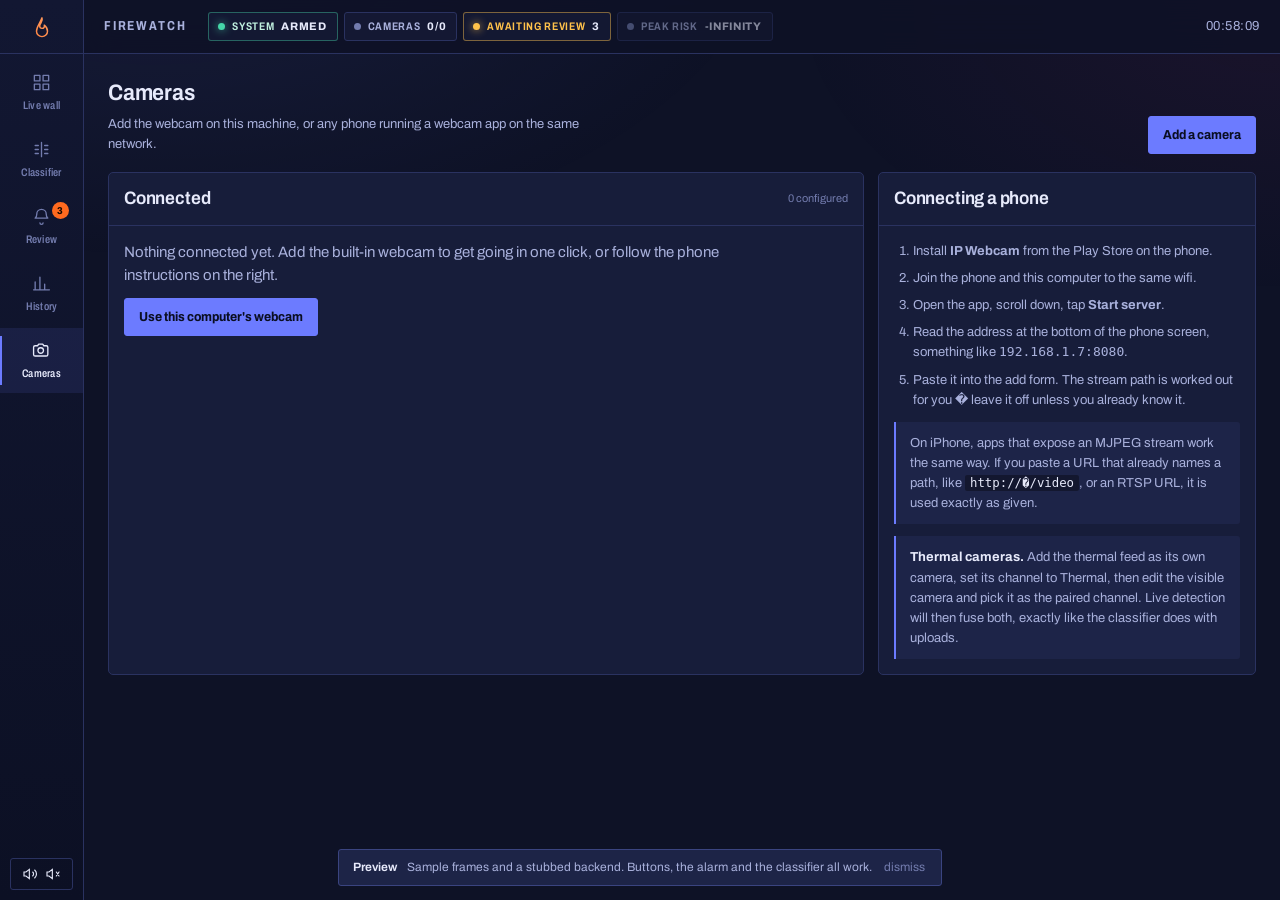
<file: firewatch/preview/cameras.html>
<!DOCTYPE html>
<html lang="en">
<head>
<meta charset="utf-8">
<meta name="viewport" content="width=device-width, initial-scale=1">
<title>Cameras � FireWatch</title>
<link rel="preconnect" href="https://fonts.googleapis.com">
<link rel="preconnect" href="https://fonts.gstatic.com" crossorigin>
<link href="https://fonts.googleapis.com/css2?family=Archivo:wdth,wght@62..125,100..900&display=swap" rel="stylesheet">
<style>
/* ==========================================================================
   FireWatch console
   Palette is the ironbow thermal ramp: cold indigo -> magenta -> ember ->
   flare -> white hot. Colour means one thing only, temperature, so a risk
   meter reads the same way as the thermal images the model works on.
   Type is one family (Archivo variable) using its width axis for hierarchy.
   ========================================================================== */

:root {
  color-scheme: dark;

  /* base */
  --deep:   #0E1226;
  --deep-2: #121732;
  --panel:  #171D3A;
  --panel-2:#1D2447;
  --edge:   #2A3260;
  --edge-hi:#3A4480;

  /* ironbow ramp */
  --cold:   #6C7BFF;
  --mag:    #C4237C;
  --ember:  #FF6A1F;
  --flare:  #FFC24B;
  --hot:    #FFF6D8;
  --ramp: linear-gradient(90deg,
      #2B3068 0%, #4A2A6B 16%, var(--mag) 40%,
      var(--ember) 66%, var(--flare) 85%, var(--hot) 100%);

  /* ink */
  --ink:    #E7EAFB;
  --ink-2:  #A9B1DC;
  --ink-3:  #737CAE;

  --ok:     #45D6A8;

  /* geometry: instruments are not pillowy */
  --r:      3px;
  --r-lg:   5px;
  --hair:   1px solid var(--edge);
  --rail:   84px;
  --bar:    54px;

  /* type scale, 15px base, ~1.25 ratio */
  --t-xs:   0.6875rem;
  --t-sm:   0.8125rem;
  --t-base: 0.9375rem;
  --t-md:   1.125rem;
  --t-lg:   1.4rem;
  --t-xl:   1.85rem;
  --t-2xl:  2.6rem;
  --t-3xl:  4rem;

  --ease: cubic-bezier(.22,.61,.36,1);
}

*, *::before, *::after { box-sizing: border-box; }

html, body { height: 100%; }

body {
  margin: 0;
  background: var(--deep);
  color: var(--ink);
  font-family: Archivo, "Archivo", system-ui, -apple-system, "Segoe UI", sans-serif;
  font-size: var(--t-base);
  font-variant-numeric: tabular-nums;
  line-height: 1.55;
  -webkit-font-smoothing: antialiased;
}

/* A faint cold field so the canvas reads as chromatic, not black. */
body::before {
  content: "";
  position: fixed;
  inset: 0;
  pointer-events: none;
  z-index: 0;
  background:
    radial-gradient(900px 500px at 12% -10%, rgba(108,123,255,.10), transparent 70%),
    radial-gradient(700px 420px at 100% 0%, rgba(196,35,124,.07), transparent 70%);
}

h1, h2, h3, h4 { margin: 0; font-weight: 650; letter-spacing: -0.01em; }
h1 { font-size: var(--t-lg); font-stretch: 92%; }
h2 { font-size: var(--t-md); font-stretch: 94%; }
h3 { font-size: var(--t-base); font-stretch: 96%; }
p  { margin: 0 0 .7em; max-width: 68ch; }
a  { color: var(--cold); text-decoration: none; }
a:hover { text-decoration: underline; }

:focus-visible {
  outline: 2px solid var(--cold);
  outline-offset: 2px;
  border-radius: 2px;
}

.mono   { font-variant-numeric: tabular-nums; letter-spacing: .01em; }
.dim    { color: var(--ink-2); }
.dimmer { color: var(--ink-3); }
.tiny   { font-size: var(--t-xs); }
.rule   { border: 0; border-top: var(--hair); margin: 16px 0 12px; }
.sr {
  position: absolute; width: 1px; height: 1px; overflow: hidden;
  clip: rect(0 0 0 0); white-space: nowrap;
}

/* ==========================================================================
   Shell
   ========================================================================== */
.app { position: relative; z-index: 1; min-height: 100%; padding-left: var(--rail); }

/* --- left rail ------------------------------------------------------------ */
.rail {
  position: fixed; inset: 0 auto 0 0; width: var(--rail); z-index: 40;
  display: flex; flex-direction: column; align-items: stretch;
  background: linear-gradient(180deg, var(--deep-2), #0C1024);
  border-right: var(--hair);
}

.rail__mark {
  height: var(--bar); display: grid; place-items: center;
  border-bottom: var(--hair);
}
.rail__mark svg { width: 22px; height: 22px; display: block; }

.rail__nav { display: flex; flex-direction: column; padding: 6px 0; gap: 2px; }

.navlink {
  position: relative; display: grid; gap: 5px; justify-items: center;
  padding: 13px 4px 11px; color: var(--ink-3);
  font-size: var(--t-xs); font-stretch: 78%; font-weight: 600;
  letter-spacing: .02em; text-align: center;
  transition: color .16s var(--ease), background .16s var(--ease);
}
.navlink svg { width: 19px; height: 19px; }
.navlink:hover { color: var(--ink); background: rgba(108,123,255,.07); text-decoration: none; }
.navlink[aria-current="page"] { color: var(--ink); background: rgba(108,123,255,.11); }
.navlink[aria-current="page"]::before {
  content: ""; position: absolute; left: 0; top: 8px; bottom: 8px; width: 2px;
  background: var(--cold);
}
.navlink__badge {
  position: absolute; top: 8px; right: 14px; min-width: 17px; height: 17px;
  padding: 0 4px; border-radius: 9px; display: grid; place-items: center;
  background: var(--ember); color: #1A0A00;
  font-size: 10px; font-weight: 800; font-stretch: 88%;
}
.navlink__badge[hidden] { display: none; }

.rail__foot { margin-top: auto; padding: 10px; display: grid; gap: 6px; }

/* --- status strip: borrowed from a fire panel annunciator ----------------- */
.strip {
  position: sticky; top: 0; z-index: 30; height: var(--bar);
  display: flex; align-items: center; gap: 22px; padding: 0 20px;
  background: rgba(14,18,38,.88);
  backdrop-filter: blur(14px);
  border-bottom: var(--hair);
}
.strip__title { font-size: var(--t-sm); font-stretch: 80%; font-weight: 700;
  letter-spacing: .14em; text-transform: uppercase; color: var(--ink-2); }
.strip__lamps { display: flex; align-items: center; gap: 6px; }
.strip__right { margin-left: auto; display: flex; align-items: center; gap: 14px; }
.strip__clock { font-size: var(--t-sm); color: var(--ink-2); letter-spacing: .04em; }

.lamp {
  display: inline-flex; align-items: center; gap: 7px;
  padding: 5px 10px 5px 9px; border: var(--hair); border-radius: var(--r);
  background: rgba(23,29,58,.7);
  font-size: var(--t-xs); font-stretch: 82%; font-weight: 650;
  letter-spacing: .06em; text-transform: uppercase; color: var(--ink-2);
  white-space: nowrap;
}
.lamp__dot {
  width: 7px; height: 7px; border-radius: 50%;
  background: var(--ink-3); box-shadow: 0 0 0 0 transparent;
}
.lamp b { color: var(--ink); font-weight: 750; font-stretch: 100%; }
.lamp--on   { border-color: rgba(69,214,168,.4); color: #BFF0DF; }
.lamp--on   .lamp__dot { background: var(--ok); box-shadow: 0 0 9px rgba(69,214,168,.8); }
.lamp--warn { border-color: rgba(255,194,75,.45); color: var(--flare); }
.lamp--warn .lamp__dot { background: var(--flare); box-shadow: 0 0 9px rgba(255,194,75,.85); }
.lamp--hot  { border-color: rgba(255,106,31,.55); color: #FFCBA8;
  background: rgba(255,106,31,.12); }
.lamp--hot  .lamp__dot { background: var(--ember);
  box-shadow: 0 0 10px rgba(255,106,31,.9); animation: blink 1s steps(2) infinite; }
.lamp--off  { opacity: .55; }

@keyframes blink { 50% { opacity: .25; } }

/* --- page ---------------------------------------------------------------- */
.page { padding: 22px 24px 60px; }
.page__head {
  display: flex; align-items: flex-end; gap: 18px; flex-wrap: wrap;
  margin-bottom: 18px;
}
.page__head p { color: var(--ink-2); font-size: var(--t-sm); margin: 3px 0 0; }
.page__tools { margin-left: auto; display: flex; align-items: center; gap: 8px; }

/* ==========================================================================
   Panels, buttons, fields
   ========================================================================== */
.panel {
  background: var(--panel);
  border: var(--hair);
  border-radius: var(--r-lg);
}
.panel__head {
  display: flex; align-items: center; gap: 12px;
  padding: 12px 15px; border-bottom: var(--hair);
}
.panel__head h2, .panel__head h3 { margin-right: auto; }
.panel__body { padding: 15px; }

.btn {
  display: inline-flex; align-items: center; justify-content: center; gap: 7px;
  padding: 8px 14px; border: var(--hair); border-radius: var(--r);
  background: var(--panel-2); color: var(--ink);
  font: inherit; font-size: var(--t-sm); font-weight: 620; font-stretch: 92%;
  cursor: pointer; white-space: nowrap;
  transition: background .15s var(--ease), border-color .15s var(--ease),
              transform .08s var(--ease);
}
.btn:hover:not(:disabled) { background: #232B54; border-color: var(--edge-hi); }
.btn:active:not(:disabled) { transform: translateY(1px); }
.btn:disabled { opacity: .45; cursor: not-allowed; }
.btn svg { width: 15px; height: 15px; }

.btn--primary {
  background: var(--cold); border-color: var(--cold); color: #0A0E22; font-weight: 720;
}
.btn--primary:hover:not(:disabled) { background: #8492FF; border-color: #8492FF; }
.btn--dispatch {
  background: var(--ember); border-color: var(--ember); color: #240A00;
  font-weight: 750;
}
.btn--dispatch:hover:not(:disabled) { background: #FF8340; border-color: #FF8340; }
.btn--ghost { background: transparent; }
.btn--sm { padding: 5px 10px; font-size: var(--t-xs); }
.btn--icon { padding: 7px; }
.btn--icon svg { width: 16px; height: 16px; }
.btn--block { width: 100%; }

.field { display: grid; gap: 5px; }
.field > span {
  font-size: var(--t-xs); font-stretch: 82%; font-weight: 650;
  letter-spacing: .05em; color: var(--ink-2);
}
.field small { color: var(--ink-3); font-size: var(--t-xs); }

input[type=text], input[type=number], input[type=url], select, textarea {
  width: 100%; padding: 9px 11px;
  background: var(--deep-2); color: var(--ink);
  border: var(--hair); border-radius: var(--r);
  font: inherit; font-size: var(--t-sm);
}
input::placeholder { color: var(--ink-3); }
input:focus, select:focus, textarea:focus {
  outline: none; border-color: var(--cold);
  box-shadow: 0 0 0 3px rgba(108,123,255,.16);
}

.row { display: flex; gap: 10px; align-items: end; flex-wrap: wrap; }
.grid-2 { display: grid; grid-template-columns: 1fr 1fr; gap: 14px; }

.chip {
  display: inline-flex; align-items: center; gap: 6px;
  padding: 3px 8px; border-radius: 999px; border: var(--hair);
  font-size: var(--t-xs); font-stretch: 84%; font-weight: 650; color: var(--ink-2);
}
.chip--rgb     { border-color: rgba(108,123,255,.5); color: #B9C1FF; }
.chip--thermal { border-color: rgba(255,106,31,.5); color: #FFBE94; }

/* verdict colours follow the ramp: cold verdicts are literally cold */
.v-fire          { color: var(--flare); }
.v-heat_no_flame { color: var(--ember); }
.v-needs_review, .v-rgb_only { color: #E86BB0; }
.v-flame_no_heat { color: var(--cold); }
.v-clear         { color: var(--ok); }

.tag {
  display: inline-flex; align-items: center; gap: 6px;
  padding: 4px 9px; border-radius: var(--r);
  font-size: var(--t-xs); font-stretch: 84%; font-weight: 700;
  letter-spacing: .03em; border: 1px solid currentColor;
}
.tag::before {
  content: ""; width: 6px; height: 6px; border-radius: 50%;
  background: currentColor;
}

/* ==========================================================================
   Risk meter -- the ramp is anchored to the full track and clipped, so the
   colour at the tip always corresponds to the real value.
   ========================================================================== */
.meter { position: relative; height: 5px; border-radius: 3px;
  background: rgba(255,255,255,.07); overflow: hidden; }
.meter__fill {
  position: absolute; inset: 0; background: var(--ramp);
  clip-path: inset(0 calc(100% - var(--v, 0) * 100%) 0 0);
  transition: clip-path .45s var(--ease);
}
.meter__tick {
  position: absolute; top: -2px; bottom: -2px; width: 1px;
  left: calc(var(--t, .62) * 100%);
  background: rgba(255,255,255,.5);
}
.meter--tall { height: 9px; border-radius: var(--r); }

.readout {
  font-stretch: 112%; font-weight: 700; letter-spacing: -0.02em;
  font-variant-numeric: tabular-nums; line-height: 1;
}

/* ==========================================================================
   Live wall
   ========================================================================== */
.wall {
  display: grid; gap: 12px;
  grid-template-columns: repeat(var(--cols, 3), minmax(0, 1fr));
}
@media (max-width: 1180px) { .wall { --cols: 2 !important; } }
@media (max-width: 720px)  { .wall { --cols: 1 !important; } }

.tile {
  position: relative; border: var(--hair); border-radius: var(--r-lg);
  background: #0A0D1E; overflow: hidden;
  transition: border-color .3s var(--ease);
}
.tile[data-level="2"] { border-color: rgba(196,35,124,.6); }
.tile[data-level="3"] { border-color: rgba(255,106,31,.7); }
.tile[data-level="4"] { border-color: var(--flare);
  box-shadow: 0 0 0 1px var(--flare), 0 0 26px rgba(255,194,75,.28); }

.tile__view { position: relative; aspect-ratio: 4 / 3; background: #07091A; }
.tile__view img { width: 100%; height: 100%; object-fit: cover; display: block; }

.tile__bar {
  position: absolute; inset: 0 0 auto 0; display: flex; align-items: center;
  gap: 8px; padding: 9px 11px;
  background: linear-gradient(180deg, rgba(7,9,26,.9), transparent);
}
.tile__name {
  font-size: var(--t-sm); font-weight: 680; font-stretch: 90%;
  text-shadow: 0 1px 4px rgba(0,0,0,.8);
}
.tile__where { font-size: var(--t-xs); color: var(--ink-2); }
.tile__acts { margin-left: auto; display: flex; gap: 5px; opacity: 0; transition: opacity .15s; }
.tile:hover .tile__acts, .tile:focus-within .tile__acts { opacity: 1; }
.tile__acts .btn { background: rgba(10,13,30,.75); backdrop-filter: blur(6px); }

.tile__foot {
  display: grid; gap: 7px; padding: 9px 11px;
  border-top: var(--hair); background: var(--panel);
}
.tile__nums {
  display: flex; align-items: baseline; gap: 8px;
  font-size: var(--t-xs); color: var(--ink-3);
}
.tile__risk { font-size: var(--t-md); }
.tile__nums .sep { margin-left: auto; }

.tile__blank {
  position: absolute; inset: 0; display: grid; place-content: center;
  justify-items: center; gap: 9px; text-align: center; padding: 18px;
  color: var(--ink-3); font-size: var(--t-sm);
}
.tile__blank svg { width: 26px; height: 26px; opacity: .5; }

.dot {
  width: 7px; height: 7px; border-radius: 50%; flex: none;
  background: var(--ink-3);
}
.dot--online  { background: var(--ok); box-shadow: 0 0 8px rgba(69,214,168,.85); }
.dot--connecting { background: var(--flare); animation: blink 1.1s steps(2) infinite; }
.dot--offline { background: #E14B5A; }
.dot--disabled { background: var(--ink-3); }

/* full-bleed single camera */
.tile--focus { position: fixed; inset: var(--bar) 0 0 var(--rail); z-index: 35;
  border-radius: 0; border: none; }
.tile--focus .tile__view { aspect-ratio: auto; height: calc(100% - 58px); }

/* empty state */
.empty {
  border: 1px dashed var(--edge-hi); border-radius: var(--r-lg);
  padding: 48px 26px; text-align: center;
  background: rgba(23,29,58,.4);
}
.empty svg { width: 34px; height: 34px; color: var(--cold); opacity: .8; }
.empty h2 { margin: 12px 0 6px; }
.empty p { margin: 0 auto 16px; color: var(--ink-2); max-width: 46ch; }

/* ==========================================================================
   Classifier
   ========================================================================== */
.pair { display: grid; grid-template-columns: 1fr 1fr; gap: 14px; }
@media (max-width: 900px) { .pair { grid-template-columns: 1fr; } }

.drop {
  position: relative; border: 1px dashed var(--edge-hi); border-radius: var(--r-lg);
  background: var(--panel); overflow: hidden;
  transition: border-color .18s var(--ease), background .18s var(--ease);
}
.drop.is-over { border-color: var(--cold); background: rgba(108,123,255,.09); }
.drop--rgb.has-file     { border-style: solid; border-color: rgba(108,123,255,.45); }
.drop--thermal.has-file { border-style: solid; border-color: rgba(255,106,31,.45); }

.drop__head {
  display: flex; align-items: center; gap: 9px; padding: 11px 13px;
  border-bottom: var(--hair);
}
.drop__head h3 { margin-right: auto; }
.drop__zone {
  position: relative; aspect-ratio: 4 / 3; display: grid; place-content: center;
  justify-items: center; gap: 8px; padding: 20px; text-align: center;
  cursor: pointer; color: var(--ink-3); font-size: var(--t-sm);
}
.drop__zone svg { width: 28px; height: 28px; opacity: .55; }
.drop__zone img {
  position: absolute; inset: 0; width: 100%; height: 100%;
  object-fit: contain; background: #07091A;
}
.drop__zone input { display: none; }
.drop__meta {
  display: flex; align-items: center; gap: 10px; padding: 9px 13px;
  border-top: var(--hair); font-size: var(--t-xs); color: var(--ink-3);
  min-height: 36px;
}
.drop__meta .btn { margin-left: auto; }

.gauge { display: grid; gap: 6px; padding: 11px 13px; border-top: var(--hair); }
.gauge__top { display: flex; align-items: baseline; gap: 8px; font-size: var(--t-xs);
  color: var(--ink-2); }
.gauge__val { margin-left: auto; font-size: var(--t-md); }

/* verdict slab: the one loud moment on this page */
.verdict {
  position: relative; overflow: hidden;
  border: var(--hair); border-radius: var(--r-lg);
  background: var(--panel); padding: 20px 22px;
}
.verdict::after {
  content: ""; position: absolute; inset: auto 0 0 0; height: 2px;
  background: var(--ramp);
  clip-path: inset(0 calc(100% - var(--v, 0) * 100%) 0 0);
  transition: clip-path .5s var(--ease);
}
.verdict[data-verdict="fire"] {
  background: radial-gradient(680px 220px at 8% 0%, rgba(255,106,31,.2), transparent 72%), var(--panel);
  border-color: rgba(255,194,75,.5);
}
.verdict[data-verdict="flame_no_heat"] {
  background: radial-gradient(680px 220px at 8% 0%, rgba(108,123,255,.16), transparent 72%), var(--panel);
}
.verdict__row { display: flex; align-items: center; gap: 20px; flex-wrap: wrap; }
.verdict__label {
  font-size: var(--t-2xl); font-stretch: 108%; font-weight: 720;
  letter-spacing: -.02em; line-height: 1.05;
}
.verdict__score { margin-left: auto; text-align: right; }
.verdict__score .readout { font-size: var(--t-3xl); }
.verdict__score span { display: block; font-size: var(--t-xs); color: var(--ink-3);
  font-stretch: 82%; letter-spacing: .08em; }
.verdict p { margin: 10px 0 0; color: var(--ink-2); font-size: var(--t-sm); }

/* decision path: a real sequence, so numbering is earned */
.path { display: grid; gap: 0; counter-reset: step; }
.path__item {
  display: grid; grid-template-columns: 26px 1fr auto; align-items: center;
  gap: 12px; padding: 11px 2px; border-bottom: var(--hair);
}
.path__item:last-child { border-bottom: none; }
.path__item::before {
  counter-increment: step; content: counter(step);
  width: 22px; height: 22px; border-radius: 50%; display: grid; place-items: center;
  border: var(--hair); font-size: 10px; font-weight: 750; color: var(--ink-3);
}
.path__item[data-pass="1"]::before { border-color: var(--flare); color: var(--flare); }
.path__test { font-size: var(--t-sm); font-weight: 620; }
.path__note { display: block; color: var(--ink-3); font-size: var(--t-xs); font-weight: 450; }
.path__num { font-size: var(--t-sm); color: var(--ink-2); text-align: right; white-space: nowrap; }
.path__num b { color: var(--ink); }

/* the 2x2 that explains why one channel is not enough */
.matrix { display: grid; grid-template-columns: auto 1fr 1fr; gap: 1px;
  background: var(--edge); border: var(--hair); border-radius: var(--r-lg);
  overflow: hidden; }
.matrix > * { background: var(--panel); padding: 13px 14px; }
.matrix__corner { background: var(--deep-2); }
.matrix__h {
  background: var(--deep-2); font-size: var(--t-xs); font-stretch: 82%;
  font-weight: 700; letter-spacing: .06em; color: var(--ink-2);
}
.matrix__side {
  background: var(--deep-2); font-size: var(--t-xs); font-stretch: 82%;
  font-weight: 700; letter-spacing: .06em; color: var(--ink-2);
  display: grid; align-content: center; min-width: 116px;
}
.matrix__cell { display: grid; gap: 4px; align-content: start; transition: background .3s var(--ease); }
.matrix__cell strong { font-size: var(--t-sm); font-stretch: 96%; }
.matrix__cell span { font-size: var(--t-xs); color: var(--ink-3); line-height: 1.45; }
.matrix__cell.is-now {
  background: var(--panel-2);
  box-shadow: inset 0 0 0 1px var(--flare);
}
.matrix__cell.is-now strong { color: var(--flare); }

/* ==========================================================================
   Review queue
   ========================================================================== */
.queue { display: grid; gap: 13px; }

.alert {
  display: grid; grid-template-columns: 300px 1fr; gap: 0;
  border: var(--hair); border-radius: var(--r-lg); overflow: hidden;
  background: var(--panel);
}
@media (max-width: 860px) { .alert { grid-template-columns: 1fr; } }
.alert[data-sev="4"] { border-color: rgba(255,194,75,.5); }
.alert[data-sev="3"] { border-color: rgba(255,106,31,.45); }

.alert__shots { display: grid; grid-template-rows: 1fr 1fr; background: #07091A;
  border-right: var(--hair); }
.alert__shot { position: relative; aspect-ratio: 16/9; }
.alert__shot img { width: 100%; height: 100%; object-fit: cover; display: block; }
.alert__shot figcaption {
  position: absolute; left: 7px; bottom: 6px; padding: 2px 7px; border-radius: 2px;
  background: rgba(7,9,26,.82); font-size: 10px; font-stretch: 84%; font-weight: 700;
  letter-spacing: .06em; color: var(--ink-2);
}
.alert__shot--none { display: grid; place-items: center; color: var(--ink-3);
  font-size: var(--t-xs); text-align: center; padding: 12px; }

.alert__body { display: grid; gap: 12px; padding: 15px 17px; align-content: start; }
.alert__top { display: flex; align-items: flex-start; gap: 12px; flex-wrap: wrap; }
.alert__what { display: grid; gap: 3px; }
.alert__what strong { font-size: var(--t-md); font-stretch: 98%; }
.alert__where { font-size: var(--t-sm); color: var(--ink-2); }
.alert__score { margin-left: auto; text-align: right; }
.alert__score .readout { font-size: var(--t-xl); }
.alert__score span { display: block; font-size: 10px; color: var(--ink-3);
  letter-spacing: .07em; font-stretch: 82%; }

.alert__split { display: flex; gap: 22px; flex-wrap: wrap; }
.alert__split > div { min-width: 130px; flex: 1; }
.alert__reason { font-size: var(--t-sm); color: var(--ink-2); margin: 0; }
.alert__acts { display: flex; gap: 8px; align-items: center; flex-wrap: wrap;
  border-top: var(--hair); margin-top: 2px; padding-top: 12px; }
.alert__acts .spacer { margin-left: auto; }

.decided { opacity: .72; }

/* ==========================================================================
   Tables and charts
   ========================================================================== */
.table { width: 100%; border-collapse: collapse; font-size: var(--t-sm); }
.table th {
  text-align: left; padding: 9px 12px; border-bottom: var(--hair);
  font-size: var(--t-xs); font-stretch: 80%; font-weight: 700;
  letter-spacing: .07em; color: var(--ink-3); white-space: nowrap;
}
.table td { padding: 10px 12px; border-bottom: 1px solid rgba(42,50,96,.55); }
.table tbody tr:hover { background: rgba(108,123,255,.05); }
.table tbody tr:last-child td { border-bottom: none; }
.table .num { text-align: right; font-variant-numeric: tabular-nums; }

.stats { display: grid; grid-template-columns: repeat(auto-fit, minmax(150px, 1fr));
  gap: 12px; }
.stat { border: var(--hair); border-radius: var(--r-lg); background: var(--panel);
  padding: 14px 15px; display: grid; gap: 4px; }
.stat__n { font-size: var(--t-xl); }
.stat__k { font-size: var(--t-xs); font-stretch: 82%; letter-spacing: .06em;
  color: var(--ink-3); }

.bars { display: grid; gap: 9px; }
.bar { display: grid; grid-template-columns: 108px 1fr 44px; gap: 11px;
  align-items: center; font-size: var(--t-sm); }
.bar__k { color: var(--ink-2); overflow: hidden; text-overflow: ellipsis;
  white-space: nowrap; }
.bar__track { height: 8px; border-radius: var(--r); background: rgba(255,255,255,.06);
  overflow: hidden; }
.bar__fill { height: 100%; background: var(--ramp);
  clip-path: inset(0 calc(100% - var(--v,0) * 100%) 0 0); }
.bar__n { text-align: right; color: var(--ink-2); }

.spark { display: flex; align-items: flex-end; gap: 4px; height: 84px; }
.spark__col { flex: 1; display: grid; gap: 4px; justify-items: center;
  align-content: end; height: 100%; }
.spark__stack { width: 100%; display: flex; flex-direction: column-reverse;
  justify-content: flex-start; height: 100%; }
.spark__seg { width: 100%; border-radius: 2px 2px 0 0; }
.spark__seg--d { background: var(--ember); }
.spark__seg--x { background: rgba(108,123,255,.55); }
.spark__seg--p { background: rgba(255,194,75,.75); }
.spark__k { font-size: 10px; color: var(--ink-3); }

.legend { display: flex; gap: 14px; flex-wrap: wrap; font-size: var(--t-xs);
  color: var(--ink-2); }
.legend i { width: 9px; height: 9px; border-radius: 2px; display: inline-block;
  margin-right: 5px; }

/* ==========================================================================
   Alarm takeover -- the one place the console gets loud
   ========================================================================== */
.alarm {
  position: fixed; inset: 0; z-index: 90; display: none;
  place-content: center; padding: 26px;
  background: radial-gradient(1100px 640px at 50% 12%, rgba(255,106,31,.3), transparent 72%),
              rgba(10,5,2,.94);
  backdrop-filter: blur(7px);
}
.alarm.is-on { display: grid; }
.alarm::before {
  content: ""; position: absolute; inset: 0; pointer-events: none;
  box-shadow: inset 0 0 0 3px var(--ember), inset 0 0 90px rgba(255,106,31,.5);
  animation: alarmpulse 1.15s ease-in-out infinite;
}
@keyframes alarmpulse {
  0%, 100% { opacity: .35; }
  50%      { opacity: 1; }
}

.alarm__card {
  position: relative; width: min(880px, 100%);
  border: 1px solid rgba(255,194,75,.5); border-radius: 6px;
  background: linear-gradient(180deg, #221206, #150B04);
  padding: 26px 28px; display: grid; gap: 18px;
}
.alarm__kicker {
  display: flex; align-items: center; gap: 10px;
  font-size: var(--t-xs); font-stretch: 82%; font-weight: 750;
  letter-spacing: .16em; text-transform: uppercase; color: var(--flare);
}
.alarm__kicker .lamp__dot { background: var(--flare);
  box-shadow: 0 0 12px var(--flare); animation: blink .7s steps(2) infinite; }
.alarm__title {
  font-size: clamp(2.2rem, 6vw, 3.6rem); font-stretch: 112%; font-weight: 750;
  letter-spacing: -.03em; line-height: .98; color: var(--hot);
}
.alarm__where { font-size: var(--t-md); color: #FFD9B8; }
.alarm__shots { display: grid; grid-template-columns: 1fr 1fr; gap: 10px; }
.alarm__shots figure { margin: 0; border: 1px solid rgba(255,194,75,.28);
  border-radius: var(--r); overflow: hidden; background: #0A0603; }
.alarm__shots img { width: 100%; aspect-ratio: 4/3; object-fit: cover; display: block; }
.alarm__shots figcaption { padding: 5px 9px; font-size: 10px; font-stretch: 84%;
  font-weight: 700; letter-spacing: .06em; color: #FFC79E; }
.alarm__nums { display: flex; gap: 26px; flex-wrap: wrap; }
.alarm__num span { display: block; font-size: var(--t-xs); color: #C89B79;
  letter-spacing: .07em; font-stretch: 82%; }
.alarm__num b { font-size: var(--t-lg); font-stretch: 108%; color: var(--hot); }
.alarm__acts { display: flex; gap: 10px; align-items: center; flex-wrap: wrap; }
.alarm__acts .btn--ghost { color: #FFD9B8; border-color: rgba(255,194,75,.35); }
.alarm__acts .spacer { margin-left: auto; }
.alarm__note { font-size: var(--t-xs); color: #C89B79; max-width: 60ch; }

/* ==========================================================================
   Modal, toasts
   ========================================================================== */
.modal {
  position: fixed; inset: 0; z-index: 80; display: none;
  place-items: center; padding: 22px;
  background: rgba(6,8,20,.74); backdrop-filter: blur(5px);
}
.modal.is-on { display: grid; }
.modal__card {
  width: min(560px, 100%); background: var(--panel);
  border: var(--hair); border-radius: 6px;
  animation: pop .18s var(--ease);
}
@keyframes pop { from { transform: translateY(8px) scale(.99); opacity: 0; } }
.modal__head { display: flex; align-items: center; gap: 12px; padding: 15px 17px;
  border-bottom: var(--hair); }
.modal__head h2 { margin-right: auto; }
.modal__body { padding: 17px; display: grid; gap: 13px; }
.modal__foot { display: flex; gap: 9px; padding: 14px 17px; border-top: var(--hair); }
.modal__foot .spacer { margin-left: auto; }

.toasts { position: fixed; right: 16px; bottom: 16px; z-index: 95;
  display: grid; gap: 8px; justify-items: end; }
.toast {
  display: flex; align-items: center; gap: 9px;
  padding: 10px 14px; border-radius: var(--r);
  background: var(--panel-2); border: var(--hair); color: var(--ink);
  font-size: var(--t-sm); max-width: 380px;
  animation: pop .16s var(--ease);
}
.toast--bad { border-color: rgba(225,75,90,.6); }
.toast--good { border-color: rgba(69,214,168,.5); }

.hint {
  border-left: 2px solid var(--cold); background: rgba(108,123,255,.07);
  padding: 11px 14px; border-radius: 0 var(--r) var(--r) 0;
  font-size: var(--t-sm); color: var(--ink-2);
}
.hint code { background: rgba(0,0,0,.35); padding: 1px 5px; border-radius: 2px;
  font-size: .95em; color: var(--ink); }
.hint strong { color: var(--ink); }

.notice {
  border: 1px solid rgba(255,194,75,.4); background: rgba(255,194,75,.08);
  color: #FFDFA8; padding: 11px 14px; border-radius: var(--r);
  font-size: var(--t-sm); margin-bottom: 16px;
}

/* --- responsive ---------------------------------------------------------- */
@media (max-width: 760px) {
  :root { --rail: 0px; }
  .rail {
    inset: auto 0 0 0; width: 100%; height: 58px; flex-direction: row;
    border-right: none; border-top: var(--hair);
  }
  .rail__mark, .rail__foot { display: none; }
  .rail__nav { flex-direction: row; flex: 1; padding: 0; }
  .navlink { flex: 1; padding: 9px 2px; }
  .navlink[aria-current="page"]::before { inset: 0 8px auto 8px; width: auto; height: 2px; }
  .app { padding-left: 0; padding-bottom: 58px; }
  .page { padding: 16px 14px 40px; }
  .strip { gap: 12px; padding: 0 14px; overflow-x: auto; }
  .strip__title { display: none; }
  .tile--focus { inset: var(--bar) 0 58px 0; }
  .matrix { grid-template-columns: 1fr; }
  .matrix__corner, .matrix__h { display: none; }
  .matrix__side { min-width: 0; }
}

@media (prefers-reduced-motion: reduce) {
  *, *::before, *::after {
    animation-duration: .001ms !important; animation-iteration-count: 1 !important;
    transition-duration: .001ms !important;
  }
  .alarm::before { opacity: 1; }
}

</style>
<link rel="icon" href="data:image/svg+xml,%3Csvg xmlns='http://www.w3.org/2000/svg' viewBox='0 0 32 32'%3E%3Cpath d='M16 3c2 6-3.5 7.5-3.5 12A3.5 3.5 0 0 0 16 18.5c2.5 0 4-2 3.5-4.5 3.5 2.5 4.5 5.5 4.5 8.5a8 8 0 0 1-16 0C8 17 12.5 12 16 3z' fill='%23FF6A1F'/%3E%3C/svg%3E">
</head>
<body>

<nav class="rail" aria-label="Sections">
  <div class="rail__mark" title="FireWatch">
    <svg viewBox="0 0 24 24" fill="none" aria-hidden="true">
      <path d="M12 2c1.5 4.5-2.5 5.5-2.5 9A2.5 2.5 0 0 0 12 13.5c2 0 3-1.5 2.5-3.5 2.5 2 3.5 4.2 3.5 6.5a6 6 0 0 1-12 0C6 12 9.5 8.5 12 2z"
            stroke="url(#g)" stroke-width="1.6" stroke-linejoin="round"/>
      <defs><linearGradient id="g" x1="6" y1="22" x2="18" y2="2">
        <stop stop-color="#6C7BFF"/><stop offset=".55" stop-color="#FF6A1F"/>
        <stop offset="1" stop-color="#FFF6D8"/>
      </linearGradient></defs>
    </svg>
  </div>

  <div class="rail__nav">
    
    <a class="navlink" href="live.html"
       >
      <svg viewBox="0 0 24 24" fill="none" stroke="currentColor" stroke-width="1.7"
           stroke-linecap="round" stroke-linejoin="round" aria-hidden="true">
        <path d="M3 3h7v7H3zM14 3h7v7h-7zM3 14h7v7H3zM14 14h7v7h-7z"/>
      </svg>
      Live wall
      
    </a>
    
    <a class="navlink" href="classifier.html"
       >
      <svg viewBox="0 0 24 24" fill="none" stroke="currentColor" stroke-width="1.7"
           stroke-linecap="round" stroke-linejoin="round" aria-hidden="true">
        <path d="M12 3v18M4 7h4M4 12h4M4 17h4M16 7h4M16 12h4M16 17h4"/>
      </svg>
      Classifier
      
    </a>
    
    <a class="navlink" href="review.html"
       >
      <svg viewBox="0 0 24 24" fill="none" stroke="currentColor" stroke-width="1.7"
           stroke-linecap="round" stroke-linejoin="round" aria-hidden="true">
        <path d="M12 3a6 6 0 0 0-6 6c0 4-2 5-2 5h16s-2-1-2-5a6 6 0 0 0-6-6zM10 20a2 2 0 0 0 4 0"/>
      </svg>
      Review
      
      <span class="navlink__badge" data-badge-pending
            >3</span>
      
    </a>
    
    <a class="navlink" href="history.html"
       >
      <svg viewBox="0 0 24 24" fill="none" stroke="currentColor" stroke-width="1.7"
           stroke-linecap="round" stroke-linejoin="round" aria-hidden="true">
        <path d="M4 20V10M10 20V4M16 20v-7M22 20H2"/>
      </svg>
      History
      
    </a>
    
    <a class="navlink" href="cameras.html"
       aria-current="page">
      <svg viewBox="0 0 24 24" fill="none" stroke="currentColor" stroke-width="1.7"
           stroke-linecap="round" stroke-linejoin="round" aria-hidden="true">
        <path d="M2 8a2 2 0 0 1 2-2h3l1.5-2h5L15 6h3a2 2 0 0 1 2 2v9a2 2 0 0 1-2 2H4a2 2 0 0 1-2-2zM11 15.5a3.5 3.5 0 1 0 0-7 3.5 3.5 0 0 0 0 7z"/>
      </svg>
      Cameras
      
    </a>
    
  </div>

  <div class="rail__foot">
    <button class="btn btn--icon btn--ghost" data-mute type="button"
            aria-pressed="false" title="Mute the alarm sound">
      <svg data-icon-on viewBox="0 0 24 24" fill="none" stroke="currentColor"
           stroke-width="1.7" stroke-linecap="round" aria-hidden="true">
        <path d="M11 5 6 9H3v6h3l5 4zM16 9a4 4 0 0 1 0 6M19 6a8 8 0 0 1 0 12"/>
      </svg>
      <svg data-icon-off viewBox="0 0 24 24" fill="none" stroke="currentColor"
           stroke-width="1.7" stroke-linecap="round" aria-hidden="true" hidden>
        <path d="M11 5 6 9H3v6h3l5 4zM17 9l4 6M21 9l-4 6"/>
      </svg>
      <span class="sr" data-mute-label>Sound on</span>
    </button>
  </div>
</nav>

<div class="app">
  <header class="strip">
    <span class="strip__title">FireWatch</span>
    <div class="strip__lamps">
      <span class="lamp lamp--off" id="lampArmed"><i class="lamp__dot"></i>System <b>�</b></span>
      <span class="lamp" id="lampCams"><i class="lamp__dot"></i>Cameras <b>0/0</b></span>
      <span class="lamp lamp--off" id="lampPending"><i class="lamp__dot"></i>Awaiting review <b>0</b></span>
      <span class="lamp lamp--off" id="lampPeak"><i class="lamp__dot"></i>Peak risk <b>0.00</b></span>
    </div>
    <div class="strip__right">
      <span class="strip__clock mono" id="clock">--:--:--</span>
    </div>
  </header>

  

  <main class="page">
<div class="page__head">
  <div>
    <h1>Cameras</h1>
    <p>Add the webcam on this machine, or any phone running a webcam app on the
       same network.</p>
  </div>
  <div class="page__tools">
    <button class="btn btn--primary" id="openAdd" type="button">Add a camera</button>
  </div>
</div>

<div class="grid-2" style="grid-template-columns:minmax(0,2fr) minmax(280px,1fr)">
  <section class="panel">
    <div class="panel__head">
      <h2>Connected</h2>
      <span class="tiny dimmer" id="camCount">0 configured</span>
    </div>

    
    <div class="panel__body">
      <p class="dim">Nothing connected yet. Add the built-in webcam to get going in
         one click, or follow the phone instructions on the right.</p>
      <button class="btn btn--primary" id="quickLocal" type="button">
        Use this computer's webcam
      </button>
    </div>
    
  </section>

  <aside class="panel">
    <div class="panel__head"><h2>Connecting a phone</h2></div>
    <div class="panel__body" style="display:grid;gap:12px">
      <ol class="dim" style="margin:0;padding-left:19px;font-size:var(--t-sm);display:grid;gap:7px">
        <li>Install <strong>IP Webcam</strong> from the Play Store on the phone.</li>
        <li>Join the phone and this computer to the same wifi.</li>
        <li>Open the app, scroll down, tap <strong>Start server</strong>.</li>
        <li>Read the address at the bottom of the phone screen, something like
            <code>192.168.1.7:8080</code>.</li>
        <li>Paste it into the add form. The stream path is worked out for you �
            leave it off unless you already know it.</li>
      </ol>
      <div class="hint">
        On iPhone, apps that expose an MJPEG stream work the same way. If you
        paste a URL that already names a path, like
        <code>http://�/video</code>, or an RTSP URL, it is used exactly as given.
      </div>
      <div class="hint">
        <strong>Thermal cameras.</strong> Add the thermal feed as its own camera,
        set its channel to Thermal, then edit the visible camera and pick it as
        the paired channel. Live detection will then fuse both, exactly like the
        classifier does with uploads.
      </div>
    </div>
  </aside>
</div>
</main>
</div>


<div class="alarm" id="alarm" role="alertdialog" aria-modal="true"
     aria-labelledby="alarmTitle" aria-hidden="true">
  <div class="alarm__card">
    <div class="alarm__kicker"><i class="lamp__dot"></i>Fire alert � waiting on you</div>
    <div>
      <div class="alarm__title" id="alarmTitle">Fire confirmed</div>
      <div class="alarm__where" id="alarmWhere"></div>
    </div>

    <div class="alarm__shots">
      <figure id="alarmRgbShot"></figure>
      <figure id="alarmThermalShot"></figure>
    </div>

    <div class="alarm__nums">
      <div class="alarm__num"><span>Fused</span><b class="readout" id="alarmFused">0.00</b></div>
      <div class="alarm__num"><span>Visible</span><b class="readout" id="alarmRgb">0.00</b></div>
      <div class="alarm__num"><span>Thermal</span><b class="readout" id="alarmThermal">0.00</b></div>
      <div class="alarm__num"><span>Detected at</span><b class="readout" id="alarmTime">--:--</b></div>
    </div>

    <p class="alarm__note" id="alarmReason"></p>

    <div class="alarm__acts">
      <button class="btn btn--dispatch" id="alarmDispatch" type="button">
        <svg viewBox="0 0 24 24" fill="none" stroke="currentColor" stroke-width="2"
             stroke-linecap="round" stroke-linejoin="round" aria-hidden="true">
          <path d="M5 13l4 4L19 7"/>
        </svg>
        Dispatch response team
      </button>
      <button class="btn btn--ghost" id="alarmDismiss" type="button">False alarm</button>
      <span class="spacer"></span>
      <button class="btn btn--ghost" data-mute type="button" aria-pressed="false">
        <svg data-icon-on viewBox="0 0 24 24" fill="none" stroke="currentColor"
             stroke-width="1.7" stroke-linecap="round" aria-hidden="true">
          <path d="M11 5 6 9H3v6h3l5 4zM16 9a4 4 0 0 1 0 6"/>
        </svg>
        <svg data-icon-off viewBox="0 0 24 24" fill="none" stroke="currentColor"
             stroke-width="1.7" stroke-linecap="round" aria-hidden="true" hidden>
          <path d="M11 5 6 9H3v6h3l5 4zM17 9l4 6M21 9l-4 6"/>
        </svg>
        <span data-mute-label>Sound on</span>
      </button>
      <button class="btn btn--ghost" id="alarmLater" type="button">Decide in review</button>
    </div>
  </div>
</div>

<div class="toasts"></div>

<script>
(() => {
  const CAMS = [];
  let counts = {"pending": 3, "dispatched": 2, "dismissed": 2, "total": 7, "top_pending": {"id": "ev1", "ts": 1789661052.3839357, "camera_id": "cam1", "camera_name": "Store room phone", "location": "Block B, ground floor", "source": "live", "verdict": "fire", "label": "Fire confirmed", "severity": 4, "rgb_score": 0.84, "thermal_score": 0.92, "fused_score": 0.95, "reason": "Both channels agree: visible flame with a matching heat signature.", "steps": [], "matrix_cell": "hot_flame", "rgb_image": "snapshots/shot_rgb.jpg", "thermal_image": "snapshots/shot_thermal.jpg", "status": "pending", "decided_at": null, "note": "", "age_s": 60}};
  const PENDING = [{"id": "ev1", "ts": 1789661052.3839357, "camera_id": "cam1", "camera_name": "Store room phone", "location": "Block B, ground floor", "source": "live", "verdict": "fire", "label": "Fire confirmed", "severity": 4, "rgb_score": 0.84, "thermal_score": 0.92, "fused_score": 0.95, "reason": "Both channels agree: visible flame with a matching heat signature.", "steps": [], "matrix_cell": "hot_flame", "rgb_image": "snapshots/shot_rgb.jpg", "thermal_image": "snapshots/shot_thermal.jpg", "status": "pending", "decided_at": null, "note": "", "age_s": 60}, {"id": "ev2", "ts": 1789660992.3839357, "camera_id": "cam1", "camera_name": "Corridor phone", "location": "Block B, first floor", "source": "live", "verdict": "heat_no_flame", "label": "Heat, no flame", "severity": 3, "rgb_score": 0.19, "thermal_score": 0.88, "fused_score": 0.68, "reason": "A hotspot with no visible flame. Could be smouldering, or a source hidden behind an obstruction.", "steps": [], "matrix_cell": "hot_noflame", "rgb_image": "snapshots/shot_rgb.jpg", "thermal_image": "snapshots/shot_thermal.jpg", "status": "pending", "decided_at": null, "note": "", "age_s": 120}, {"id": "ev3", "ts": 1789660932.3839357, "camera_id": "cam1", "camera_name": "Yard phone", "location": "Rear yard", "source": "live", "verdict": "rgb_only", "label": "Unverified by heat", "severity": 2, "rgb_score": 0.71, "thermal_score": null, "fused_score": 0.57, "reason": "Flame-like appearance, but with no thermal image this cannot be confirmed. Sent for human review.", "steps": [], "matrix_cell": "unknown_flame", "rgb_image": "snapshots/shot_rgb.jpg", "thermal_image": null, "status": "pending", "decided_at": null, "note": "", "age_s": 180}];
  const RESULTS = { hot: {"verdict": "heat_no_flame", "label": "Heat, no flame", "severity": 3, "actionable": true, "fused": 0.382, "rgb": 0.0, "thermal": 0.6946, "reason": "A hotspot with no visible flame. Could be smouldering, or a source hidden behind an obstruction.", "steps": [{"test": "Flame-like appearance", "value": 0.0, "threshold": 0.55, "passed": false, "note": null}, {"test": "Hotspot present", "value": 0.6946, "threshold": 0.6, "passed": true, "note": null}, {"test": "No visible flame", "value": 0.0, "threshold": 0.55, "passed": false, "note": "Heat without flame -- possible smouldering or an obscured source"}], "matrix_cell": "hot_noflame", "channels": {"rgb": {"present": true, "backend": "heuristic"}, "thermal": {"present": true, "backend": "heuristic"}}}, cold: {"verdict": "clear", "label": "No fire", "severity": 0, "actionable": false, "fused": 0.0, "rgb": 0.0, "thermal": 0.0, "reason": "No flame and no hotspot.", "steps": [{"test": "Flame-like appearance", "value": 0.0, "threshold": 0.55, "passed": false, "note": null}, {"test": "Hotspot present", "value": 0.0, "threshold": 0.6, "passed": false, "note": null}], "matrix_cell": "cold_noflame", "channels": {"rgb": {"present": true, "backend": "heuristic"}, "thermal": {"present": true, "backend": "heuristic"}}} };
  let drift = 0, injected = null;

  const reply = (data) => Promise.resolve({
    ok: true, status: 200, json: async () => data,
  });

  window.fetch = (url, opts = {}) => {
    const method = (opts.method || "GET").toUpperCase();
    url = String(url);

    if (url.startsWith("/api/state")) {
      drift += 1;
      const cams = CAMS.map((c) => {
        if (c.status !== "online" || c.risk === 0) return c;
        // gentle wander so the meters and lamps visibly live
        const wobble = Math.sin(drift / 6 + c.id.charCodeAt(3)) * 0.05;
        return { ...c, risk: Math.max(0, Math.min(1, c.risk + wobble)) };
      });
      return reply({
        cameras: cams, counts,
        online: cams.filter((c) => c.status === "online").length,
        total: cams.length,
        peak_risk: Math.max(...cams.map((c) => c.risk)),
        armed: true, cv_ok: true, server_time: Date.now() / 1000,
      });
    }

    if (url === "/api/test-alert" && method === "POST") {
      injected = { ...PENDING[0], id: "preview-" + Date.now(), ts: Date.now() / 1000 };
      counts = { ...counts, pending: counts.pending + 1, total: counts.total + 1,
                 top_pending: injected };
      return reply({ event: injected, counts });
    }

    const decide = url.match(/^\/api\/events\/([^/]+)\/(dispatch|dismiss|reopen)$/);
    if (decide && method === "POST") {
      const key = decide[2] === "dispatch" ? "dispatched" : "dismissed";
      counts = { ...counts, pending: Math.max(0, counts.pending - 1),
                 [key]: (counts[key] || 0) + 1, top_pending: null };
      return reply({ event: { id: decide[1], status: key }, counts });
    }

    if (url === "/api/classify" && method === "POST") {
      const fd = opts.body;
      const hasThermal = fd instanceof FormData && fd.has("thermal");
      const r = hasThermal ? RESULTS.hot : RESULTS.cold;
      return new Promise((res) => setTimeout(() => res({
        ok: true, status: 200,
        json: async () => ({
          result: r,
          event: { ...PENDING[0], id: "preview-cls", ts: Date.now() / 1000,
                   camera_name: "Manual upload", location: "",
                   rgb_score: r.rgb, thermal_score: r.thermal,
                   fused_score: r.fused, verdict: r.verdict, label: r.label,
                   severity: r.severity, reason: r.reason,
                   thermal_image: hasThermal ? PENDING[0].thermal_image : null },
        }),
      }), 650));
    }

    if (url === "/api/cameras/test" && method === "POST") {
      return new Promise((res) => setTimeout(() => res({
        ok: true, status: 200,
        json: async () => ({ ok: true, latency_ms: 214, width: 640, height: 480,
                             source: "http://192.168.1.7:8080/video" }),
      }), 800));
    }

    if (url.startsWith("/api/cameras") || url.startsWith("/api/settings")) {
      return reply({ ok: true, cameras: CAMS, camera: CAMS[0],
                     fusion: {"rgb_trigger": 0.55, "thermal_trigger": 0.6, "thermal_floor": 0.35, "w_rgb": 0.45, "w_thermal": 0.55, "alert_threshold": 0.62, "consecutive": 4, "window": 6, "cooldown_s": 45}, removed: true });
    }
    return reply({});
  };

  // core.js builds captured-frame thumbnails as /static/<path>, which has
  // nothing to resolve against offline. Swap them for the inlined samples.
  const SHOTS = {"snapshots/shot_rgb.jpg": "[data-uri]", "snapshots/shot_thermal.jpg": "[data-uri]"};
  const fixShots = (root) => {
    root.querySelectorAll('img[src^="/static/snapshots/"]').forEach((img) => {
      const key = img.getAttribute("src").replace("/static/", "");
      if (SHOTS[key]) img.src = SHOTS[key];
    });
  };
  new MutationObserver((muts) => muts.forEach((m) =>
    m.addedNodes.forEach((n) => n.nodeType === 1 && fixShots(n))
  )).observe(document.documentElement, { childList: true, subtree: true });
  addEventListener("DOMContentLoaded", () => fixShots(document));

  window.confirm = () => true;
})();
</script>
<script>/* ==========================================================================
   FireWatch shared runtime: status polling, alarm takeover, siren, toasts.
   ========================================================================== */
(() => {
  "use strict";

  const POLL_MS = 2000;

  /* ---------------------------------------------------------------- utils */
  const $  = (s, r = document) => r.querySelector(s);
  const $$ = (s, r = document) => Array.from(r.querySelectorAll(s));

  const pct = (v) => Math.round((Number(v) || 0) * 100);
  const two = (v) => (Number(v) || 0).toFixed(2);

  async function api(url, opts = {}) {
    const res = await fetch(url, {
      headers: opts.body instanceof FormData ? {} : { "Content-Type": "application/json" },
      ...opts,
    });
    let data = {};
    try { data = await res.json(); } catch (_) { /* empty body */ }
    if (!res.ok) throw new Error(data.error || `Request failed (${res.status})`);
    return data;
  }

  function toast(msg, kind = "") {
    let box = $(".toasts");
    if (!box) { box = document.createElement("div"); box.className = "toasts"; document.body.append(box); }
    const el = document.createElement("div");
    el.className = "toast" + (kind ? ` toast--${kind}` : "");
    el.textContent = msg;
    box.append(el);
    setTimeout(() => el.remove(), 4200);
  }

  /* Severity 0-4 drives every colour decision in the UI. */
  const SEV = {
    fire: 4, heat_no_flame: 3, needs_review: 2, rgb_only: 2,
    flame_no_heat: 1, clear: 0,
  };
  const levelFromRisk = (r) => (r >= 0.75 ? 4 : r >= 0.6 ? 3 : r >= 0.4 ? 2 : r >= 0.2 ? 1 : 0);

  /* ------------------------------------------------------------- the siren
     Generated with the Web Audio API: two oscillators sweeping against each
     other. No audio file to ship, and it cannot fail to load mid-emergency. */
  const Siren = {
    ctx: null, nodes: null, muted: localStorage.getItem("fw.muted") === "1",

    start() {
      if (this.muted || this.nodes) return;
      try {
        this.ctx = this.ctx || new (window.AudioContext || window.webkitAudioContext)();
        if (this.ctx.state === "suspended") this.ctx.resume();

        const gain = this.ctx.createGain();
        gain.gain.value = 0.0001;
        gain.connect(this.ctx.destination);
        gain.gain.exponentialRampToValueAtTime(0.16, this.ctx.currentTime + 0.25);

        const osc = this.ctx.createOscillator();
        osc.type = "sawtooth";
        const lfo = this.ctx.createOscillator();   // the wail
        const lfoGain = this.ctx.createGain();
        lfo.frequency.value = 0.7;
        lfoGain.gain.value = 260;
        osc.frequency.value = 620;
        lfo.connect(lfoGain).connect(osc.frequency);

        const filter = this.ctx.createBiquadFilter();
        filter.type = "lowpass";
        filter.frequency.value = 1800;

        osc.connect(filter).connect(gain);
        osc.start(); lfo.start();
        this.nodes = { osc, lfo, gain };
      } catch (_) { /* audio blocked until the user interacts; alarm still shows */ }
    },

    stop() {
      if (!this.nodes) return;
      const { osc, lfo, gain } = this.nodes;
      try {
        gain.gain.exponentialRampToValueAtTime(0.0001, this.ctx.currentTime + 0.18);
        setTimeout(() => { try { osc.stop(); lfo.stop(); } catch (_) {} }, 220);
      } catch (_) {}
      this.nodes = null;
    },

    toggleMute() {
      this.muted = !this.muted;
      localStorage.setItem("fw.muted", this.muted ? "1" : "0");
      if (this.muted) this.stop(); else if (Alarm.current) this.start();
      Alarm.paintMute();
      return this.muted;
    },
  };

  /* ------------------------------------------------------- alarm takeover */
  const Alarm = {
    current: null,
    seen: new Set(),
    primed: false,

    el() { return $("#alarm"); },

    show(ev) {
      const box = this.el();
      if (!box || !ev) return;
      this.current = ev;

      $("#alarmTitle").textContent = ev.label || "Fire detected";
      $("#alarmWhere").textContent = [ev.camera_name, ev.location].filter(Boolean).join(" — ")
        || "Manual upload";
      $("#alarmFused").textContent = two(ev.fused_score);
      $("#alarmRgb").textContent = ev.rgb_score == null ? "n/a" : two(ev.rgb_score);
      $("#alarmThermal").textContent = ev.thermal_score == null ? "n/a" : two(ev.thermal_score);
      $("#alarmTime").textContent = new Date((ev.ts || 0) * 1000).toLocaleTimeString();
      $("#alarmReason").textContent = ev.reason || "";

      setShot($("#alarmRgbShot"), ev.rgb_image, "Visible");
      setShot($("#alarmThermalShot"), ev.thermal_image, "Thermal");

      box.classList.add("is-on");
      box.setAttribute("aria-hidden", "false");
      document.body.style.overflow = "hidden";
      Siren.start();
      this.paintMute();
      $("#alarmDispatch")?.focus();
    },

    hide() {
      const box = this.el();
      if (!box) return;
      box.classList.remove("is-on");
      box.setAttribute("aria-hidden", "true");
      document.body.style.overflow = "";
      Siren.stop();
      this.current = null;
    },

    async decide(decision) {
      const ev = this.current;
      if (!ev) return;
      try {
        await api(`/api/events/${ev.id}/${decision}`, { method: "POST" });
        toast(decision === "dispatch"
          ? `Response team dispatched to ${ev.camera_name || "the reported location"}.`
          : "Marked as a false alarm.", decision === "dispatch" ? "good" : "");
        this.hide();
        if (window.FireWatch.onDecision) window.FireWatch.onDecision(ev.id, decision);
      } catch (err) { toast(err.message, "bad"); }
    },

    paintMute() {
      $$("[data-mute]").forEach((b) => {
        b.setAttribute("aria-pressed", String(Siren.muted));
        const t = b.querySelector("[data-mute-label]");
        if (t) t.textContent = Siren.muted ? "Sound off" : "Sound on";
        const on = b.querySelector("[data-icon-on]");
        const off = b.querySelector("[data-icon-off]");
        if (on && off) { on.hidden = Siren.muted; off.hidden = !Siren.muted; }
      });
    },

    /* Anything the page rendered was already in the queue when it opened. */
    prime(ids) { ids.forEach((id) => this.seen.add(id)); },

    consider(top) {
      const first = !this.primed;
      this.primed = true;
      if (!top || this.seen.has(top.id)) return;
      this.seen.add(top.id);
      /* Don't ambush someone opening the page. The first poll tells us what was
         already waiting before they arrived: that is history, and it belongs in
         Review. Only alerts that turn up while they are watching take the screen. */
      if (first) return;
      if ((top.severity || 0) >= 3) this.show(top);
      else toast(`${top.label} on ${top.camera_name}. Waiting in review.`);
    },
  };

  function setShot(fig, path, caption) {
    if (!fig) return;
    if (path) {
      fig.innerHTML = `<img src="/static/${path}" alt="${caption} frame at detection">
                       <figcaption>${caption}</figcaption>`;
      fig.hidden = false;
    } else {
      fig.innerHTML = `<div class="alert__shot--none" style="aspect-ratio:4/3">
                         No ${caption.toLowerCase()} frame</div>
                       <figcaption>${caption}</figcaption>`;
      fig.hidden = false;
    }
  }

  /* ------------------------------------------------------- status polling */
  const State = { last: null, timer: null };

  async function poll() {
    try {
      const s = await api("/api/state");
      State.last = s;
      paintStrip(s);
      Alarm.consider(s.counts.top_pending);
      window.dispatchEvent(new CustomEvent("fw:state", { detail: s }));
    } catch (_) {
      // The strip is now stale. Say so, rather than leaving numbers on screen
      // that have quietly stopped moving. The next good poll repaints it.
      const armed = $("#lampArmed");
      if (armed) {
        armed.className = "lamp lamp--off";
        armed.querySelector("b").textContent = "no link";
      }
    }
  }

  function paintStrip(s) {
    const armed = $("#lampArmed");
    if (armed) {
      armed.className = "lamp " + (s.armed ? "lamp--on" : "lamp--off");
      armed.querySelector("b").textContent = s.armed ? "Armed" : "Standby";
    }
    const cams = $("#lampCams");
    if (cams) cams.querySelector("b").textContent = `${s.online}/${s.total}`;

    const pend = $("#lampPending");
    if (pend) {
      const n = s.counts.pending || 0;
      pend.className = "lamp " + (n ? "lamp--warn" : "lamp--off");
      pend.querySelector("b").textContent = String(n);
    }
    const peak = $("#lampPeak");
    if (peak) {
      const lvl = levelFromRisk(s.peak_risk);
      peak.className = "lamp " + (lvl >= 3 ? "lamp--hot" : lvl >= 2 ? "lamp--warn" : "lamp--off");
      peak.querySelector("b").textContent = two(s.peak_risk);
    }
    $$("[data-badge-pending]").forEach((b) => {
      const n = s.counts.pending || 0;
      b.textContent = String(n);
      b.hidden = n === 0;
    });
  }

  function clock() {
    const el = $("#clock");
    if (el) el.textContent = new Date().toLocaleTimeString([], { hour12: false });
  }

  /* ------------------------------------------------------------- modal ---- */
  function openModal(id) { $(id)?.classList.add("is-on"); }
  function closeModal(id) { $(id)?.classList.remove("is-on"); }

  /* ------------------------------------------------------------- wire up -- */
  document.addEventListener("DOMContentLoaded", () => {
    clock(); setInterval(clock, 1000);

    $("#alarmDispatch")?.addEventListener("click", () => Alarm.decide("dispatch"));
    $("#alarmDismiss")?.addEventListener("click", () => Alarm.decide("dismiss"));
    $("#alarmLater")?.addEventListener("click", () => Alarm.hide());
    $$("[data-mute]").forEach((b) => b.addEventListener("click", () => {
      toast(Siren.toggleMute() ? "Alarm sound muted." : "Alarm sound on.");
    }));
    Alarm.paintMute();

    $$("[data-close-modal]").forEach((b) =>
      b.addEventListener("click", () => closeModal(b.dataset.closeModal)));
    $$(".modal").forEach((m) => m.addEventListener("click", (e) => {
      if (e.target === m) m.classList.remove("is-on");
    }));
    document.addEventListener("keydown", (e) => {
      if (e.key !== "Escape") return;
      $$(".modal.is-on").forEach((m) => m.classList.remove("is-on"));
      if (Alarm.current) Alarm.hide();
    });

    $("#testAlert")?.addEventListener("click", async (e) => {
      e.currentTarget.disabled = true;
      try {
        await api("/api/test-alert", { method: "POST" });
        toast("Test alert queued.");
        poll();
      } catch (err) { toast(err.message, "bad"); }
      finally { e.currentTarget.disabled = false; }
    });

    // Any pending alert already on screen is not "new"; the first poll below
    // covers anything else that was waiting before this page opened.
    Alarm.prime($$("[data-event-id]").map((el) => el.dataset.eventId));

    poll();
    State.timer = setInterval(poll, POLL_MS);
  });

  window.FireWatch = { $, $$, api, toast, pct, two, SEV, levelFromRisk,
                       Alarm, Siren, poll, openModal, closeModal, State };
})();
</script>

<div class="modal" id="addModal" role="dialog" aria-modal="true" aria-labelledby="addTitle">
  <div class="modal__card">
    <div class="modal__head">
      <h2 id="addTitle">Add a camera</h2>
      <button class="btn btn--icon btn--ghost" data-close-modal="#addModal" type="button"
              aria-label="Close">
        <svg viewBox="0 0 24 24" fill="none" stroke="currentColor" stroke-width="2"
             stroke-linecap="round" aria-hidden="true"><path d="M6 6l12 12M18 6 6 18"/></svg>
      </button>
    </div>
    <div class="modal__body">
      <label class="field">
           <span>IP Webcam address</span>
           <input type="text" id="fSource" placeholder="192.168.1.7:8080  or  0 for this computer"
               autocomplete="off">
         <small>Paste the address shown by IP Webcam on your phone. You can also
           paste a full stream URL. <code>0</code> means this computer's webcam.</small>
      </label>

      <div class="row">
        <label class="field" style="flex:1;min-width:150px">
          <span>Name</span>
          <input type="text" id="fName" placeholder="Kitchen phone">
        </label>
        <label class="field" style="flex:1;min-width:150px">
          <span>Where it is</span>
          <input type="text" id="fLocation" placeholder="Block B, ground floor">
        </label>
      </div>

      <div class="row">
        <label class="field" style="flex:1;min-width:150px">
          <span>Channel</span>
          <select id="fModality">
            <option value="rgb">Visible light</option>
            <option value="thermal">Thermal</option>
          </select>
        </label>
        <label class="field" style="flex:1;min-width:150px">
          <span>Paired thermal camera</span>
          <select id="fPair">
            <option value="">None</option>
            
          </select>
          <small id="fPairNote">Optional. With a pair, live alerts use both channels.</small>
        </label>
      </div>

      <div id="testOut" class="tiny dim" role="status" aria-live="polite"></div>
    </div>
    <div class="modal__foot">
      <button class="btn" id="btnTest" type="button">Test connection</button>
      <span class="spacer"></span>
      <button class="btn btn--ghost" data-close-modal="#addModal" type="button">Cancel</button>
      <button class="btn btn--primary" id="btnSave" type="button">Add camera</button>
    </div>
  </div>
</div>

<script>
(() => {
  const { $, $$, api, toast, openModal, closeModal, two } = window.FireWatch;

  let resolved = null;   // the URL that the Test button actually got frames from
  let editing = null;    // camera id when the modal is in edit mode, else null

  /* One modal, two jobs. The fields are identical; only the wording, the
     endpoint and whether the source is pre-filled differ. */
  function openForm(row) {
    editing = row ? row.dataset.cam : null;
    resolved = null;
    $("#testOut").textContent = "";
    $("#addTitle").textContent = row ? `Edit ${row.dataset.name}` : "Add a camera";
    $("#btnSave").textContent = row ? "Save changes" : "Add camera";

    $("#fSource").value = row ? row.dataset.source : "";
    $("#fName").value = row ? row.dataset.name : "";
    $("#fLocation").value = row ? row.dataset.location : "";
    $("#fModality").value = row ? row.dataset.modality : "rgb";
    $("#fPair").value = row ? row.dataset.pair : "";

    paintPairField();
    openModal("#addModal");
    (row ? $("#fName") : $("#fSource")).focus();
  }

  /* A thermal camera does not get a thermal pair of its own. */
  function paintPairField() {
    const thermal = $("#fModality").value === "thermal";
    const opts = $$("#fPair option").filter((o) => o.value && o.value !== editing);
    $("#fPair").disabled = thermal || opts.length === 0;
    if (thermal) $("#fPair").value = "";
    $("#fPairNote").textContent = thermal
      ? "Thermal cameras are the pair � attach this one to a visible camera instead."
      : opts.length
        ? "Optional. With a pair, live alerts use both channels."
        : "Add a camera on the Thermal channel first, then pair it here.";
  }
  $("#fModality")?.addEventListener("change", paintPairField);

  $("#openAdd")?.addEventListener("click", () => openForm(null));
  $$("[data-edit]").forEach((b) =>
    b.addEventListener("click", () => openForm(b.closest("[data-cam]"))));

  $("#btnTest")?.addEventListener("click", async (e) => {
    const source = $("#fSource").value.trim();
    const out = $("#testOut");
    if (!source) { out.textContent = "Enter an address first."; return; }

    e.target.disabled = true;
    out.textContent = "Trying�";
    try {
      const r = await api("/api/cameras/test", {
        method: "POST", body: JSON.stringify({ source }),
      });
      if (r.ok) {
        resolved = r.source || source;
        out.innerHTML = `<span style="color:var(--ok)">Frames arriving.</span>
          ${r.width}�${r.height}, first frame in ${r.latency_ms} ms.
          <br><span class="dimmer">Using ${resolved}</span>`;
      } else {
        resolved = null;
        out.innerHTML = `<span style="color:#FF9E8A">${r.error || "No luck."}</span>`;
      }
    } catch (err) {
      resolved = null;
      out.innerHTML = `<span style="color:#FF9E8A">${err.message}</span>`;
    } finally { e.target.disabled = false; }
  });

  $("#btnSave")?.addEventListener("click", async (e) => {
    const typed = $("#fSource").value.trim();
    if (!typed) { toast("Enter a camera address.", "bad"); return; }
    e.target.disabled = true;
    const body = JSON.stringify({
      source: resolved || typed,
      name: $("#fName").value.trim(),
      location: $("#fLocation").value.trim(),
      modality: $("#fModality").value,
      pair_id: $("#fPair").value || null,
    });
    try {
      await api(editing ? `/api/cameras/${editing}/edit` : "/api/cameras",
                { method: "POST", body });
      toast(editing ? "Camera updated." : "Camera added.", "good");
      location.reload();
    } catch (err) { toast(err.message, "bad"); e.target.disabled = false; }
  });

  $("#quickLocal")?.addEventListener("click", async (e) => {
    e.target.disabled = true;
    try {
      await api("/api/cameras", {
        method: "POST",
        body: JSON.stringify({ name: "Built-in webcam", source: "0", location: "This computer" }),
      });
      location.reload();
    } catch (err) { toast(err.message, "bad"); e.target.disabled = false; }
  });

  $$("[data-del]").forEach((b) => b.addEventListener("click", async () => {
    const row = b.closest("[data-cam]");
    if (!confirm("Remove this camera? Past alerts from it are kept.")) return;
    try {
      await api(`/api/cameras/${row.dataset.cam}`, { method: "DELETE" });
      row.remove();
      toast("Camera removed.");
    } catch (err) { toast(err.message, "bad"); }
  }));

  $$("[data-toggle]").forEach((b) => b.addEventListener("click", async () => {
    const row = b.closest("[data-cam]");
    const next = b.dataset.enabled !== "1";
    try {
      await api(`/api/cameras/${row.dataset.cam}/toggle`, {
        method: "POST", body: JSON.stringify({ enabled: next }),
      });
      b.dataset.enabled = next ? "1" : "0";
      b.textContent = next ? "Pause" : "Resume";
    } catch (err) { toast(err.message, "bad"); }
  }));

  window.addEventListener("fw:state", (e) => {
    $("#camCount") && ($("#camCount").textContent = `${e.detail.total} configured`);
    e.detail.cameras.forEach((c) => {
      const row = document.querySelector(`tr[data-cam="${c.id}"]`);
      if (!row) return;
      row.querySelector("[data-dot]").className = `dot dot--${c.status}`;
      row.querySelector("[data-status]").textContent =
        c.status === "online" ? `online � ${c.fps} fps` : c.status;
      row.querySelector("[data-err]").textContent = c.error || "";
      row.querySelector("[data-risk]").textContent = two(c.risk);
    });
  });
})();
</script>


<div style="position:fixed;left:50%;bottom:14px;transform:translateX(-50%);z-index:120;
     display:flex;gap:10px;align-items:center;padding:8px 14px;border-radius:3px;
     background:#1D2447;border:1px solid #3A4480;font-size:12px;color:#A9B1DC;
     font-family:Archivo,system-ui,sans-serif;max-width:calc(100vw - 28px)">
  <strong style="color:#E7EAFB;font-weight:650">Preview</strong>
  <span>Sample frames and a stubbed backend. Buttons, the alarm and the
  classifier all work.</span>
  <button onclick="this.parentElement.remove()" style="background:none;border:0;
     color:#737CAE;cursor:pointer;font:inherit;padding:0 2px">dismiss</button>
</div>

</body>
</html>
</file>
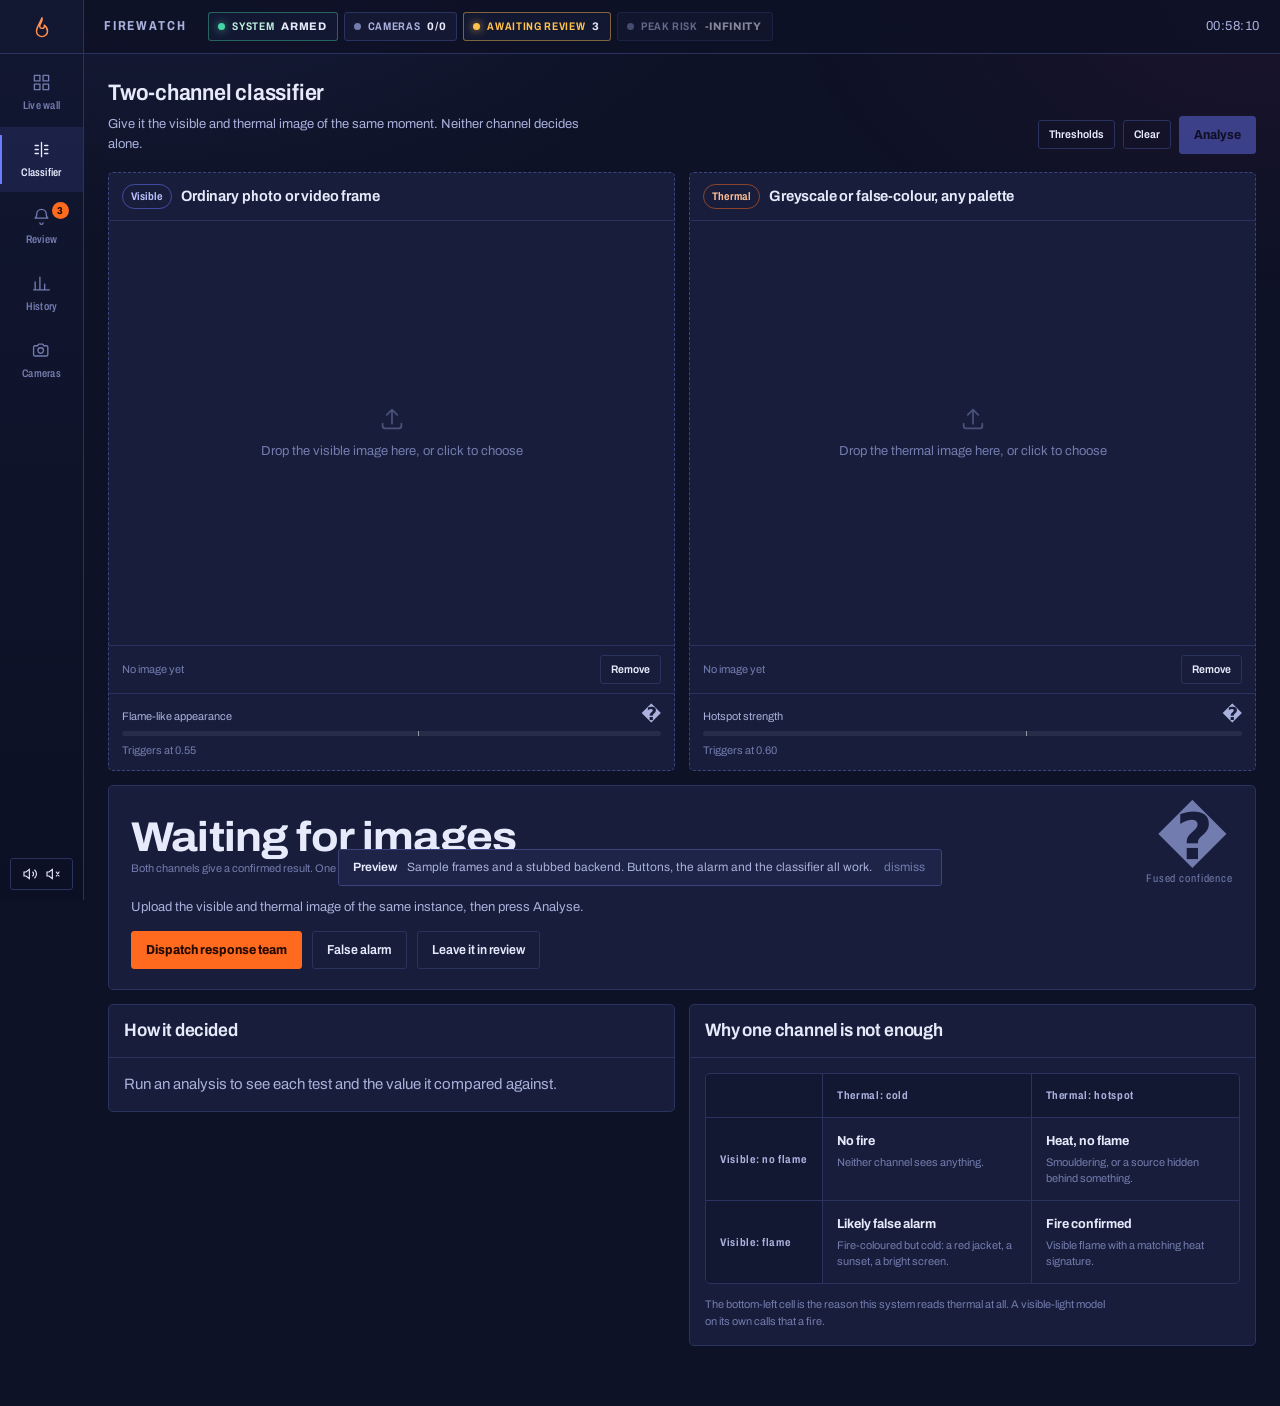
<file: firewatch/preview/classifier.html>
<!DOCTYPE html>
<html lang="en">
<head>
<meta charset="utf-8">
<meta name="viewport" content="width=device-width, initial-scale=1">
<title>Classifier � FireWatch</title>
<link rel="preconnect" href="https://fonts.googleapis.com">
<link rel="preconnect" href="https://fonts.gstatic.com" crossorigin>
<link href="https://fonts.googleapis.com/css2?family=Archivo:wdth,wght@62..125,100..900&display=swap" rel="stylesheet">
<style>
/* ==========================================================================
   FireWatch console
   Palette is the ironbow thermal ramp: cold indigo -> magenta -> ember ->
   flare -> white hot. Colour means one thing only, temperature, so a risk
   meter reads the same way as the thermal images the model works on.
   Type is one family (Archivo variable) using its width axis for hierarchy.
   ========================================================================== */

:root {
  color-scheme: dark;

  /* base */
  --deep:   #0E1226;
  --deep-2: #121732;
  --panel:  #171D3A;
  --panel-2:#1D2447;
  --edge:   #2A3260;
  --edge-hi:#3A4480;

  /* ironbow ramp */
  --cold:   #6C7BFF;
  --mag:    #C4237C;
  --ember:  #FF6A1F;
  --flare:  #FFC24B;
  --hot:    #FFF6D8;
  --ramp: linear-gradient(90deg,
      #2B3068 0%, #4A2A6B 16%, var(--mag) 40%,
      var(--ember) 66%, var(--flare) 85%, var(--hot) 100%);

  /* ink */
  --ink:    #E7EAFB;
  --ink-2:  #A9B1DC;
  --ink-3:  #737CAE;

  --ok:     #45D6A8;

  /* geometry: instruments are not pillowy */
  --r:      3px;
  --r-lg:   5px;
  --hair:   1px solid var(--edge);
  --rail:   84px;
  --bar:    54px;

  /* type scale, 15px base, ~1.25 ratio */
  --t-xs:   0.6875rem;
  --t-sm:   0.8125rem;
  --t-base: 0.9375rem;
  --t-md:   1.125rem;
  --t-lg:   1.4rem;
  --t-xl:   1.85rem;
  --t-2xl:  2.6rem;
  --t-3xl:  4rem;

  --ease: cubic-bezier(.22,.61,.36,1);
}

*, *::before, *::after { box-sizing: border-box; }

html, body { height: 100%; }

body {
  margin: 0;
  background: var(--deep);
  color: var(--ink);
  font-family: Archivo, "Archivo", system-ui, -apple-system, "Segoe UI", sans-serif;
  font-size: var(--t-base);
  font-variant-numeric: tabular-nums;
  line-height: 1.55;
  -webkit-font-smoothing: antialiased;
}

/* A faint cold field so the canvas reads as chromatic, not black. */
body::before {
  content: "";
  position: fixed;
  inset: 0;
  pointer-events: none;
  z-index: 0;
  background:
    radial-gradient(900px 500px at 12% -10%, rgba(108,123,255,.10), transparent 70%),
    radial-gradient(700px 420px at 100% 0%, rgba(196,35,124,.07), transparent 70%);
}

h1, h2, h3, h4 { margin: 0; font-weight: 650; letter-spacing: -0.01em; }
h1 { font-size: var(--t-lg); font-stretch: 92%; }
h2 { font-size: var(--t-md); font-stretch: 94%; }
h3 { font-size: var(--t-base); font-stretch: 96%; }
p  { margin: 0 0 .7em; max-width: 68ch; }
a  { color: var(--cold); text-decoration: none; }
a:hover { text-decoration: underline; }

:focus-visible {
  outline: 2px solid var(--cold);
  outline-offset: 2px;
  border-radius: 2px;
}

.mono   { font-variant-numeric: tabular-nums; letter-spacing: .01em; }
.dim    { color: var(--ink-2); }
.dimmer { color: var(--ink-3); }
.tiny   { font-size: var(--t-xs); }
.rule   { border: 0; border-top: var(--hair); margin: 16px 0 12px; }
.sr {
  position: absolute; width: 1px; height: 1px; overflow: hidden;
  clip: rect(0 0 0 0); white-space: nowrap;
}

/* ==========================================================================
   Shell
   ========================================================================== */
.app { position: relative; z-index: 1; min-height: 100%; padding-left: var(--rail); }

/* --- left rail ------------------------------------------------------------ */
.rail {
  position: fixed; inset: 0 auto 0 0; width: var(--rail); z-index: 40;
  display: flex; flex-direction: column; align-items: stretch;
  background: linear-gradient(180deg, var(--deep-2), #0C1024);
  border-right: var(--hair);
}

.rail__mark {
  height: var(--bar); display: grid; place-items: center;
  border-bottom: var(--hair);
}
.rail__mark svg { width: 22px; height: 22px; display: block; }

.rail__nav { display: flex; flex-direction: column; padding: 6px 0; gap: 2px; }

.navlink {
  position: relative; display: grid; gap: 5px; justify-items: center;
  padding: 13px 4px 11px; color: var(--ink-3);
  font-size: var(--t-xs); font-stretch: 78%; font-weight: 600;
  letter-spacing: .02em; text-align: center;
  transition: color .16s var(--ease), background .16s var(--ease);
}
.navlink svg { width: 19px; height: 19px; }
.navlink:hover { color: var(--ink); background: rgba(108,123,255,.07); text-decoration: none; }
.navlink[aria-current="page"] { color: var(--ink); background: rgba(108,123,255,.11); }
.navlink[aria-current="page"]::before {
  content: ""; position: absolute; left: 0; top: 8px; bottom: 8px; width: 2px;
  background: var(--cold);
}
.navlink__badge {
  position: absolute; top: 8px; right: 14px; min-width: 17px; height: 17px;
  padding: 0 4px; border-radius: 9px; display: grid; place-items: center;
  background: var(--ember); color: #1A0A00;
  font-size: 10px; font-weight: 800; font-stretch: 88%;
}
.navlink__badge[hidden] { display: none; }

.rail__foot { margin-top: auto; padding: 10px; display: grid; gap: 6px; }

/* --- status strip: borrowed from a fire panel annunciator ----------------- */
.strip {
  position: sticky; top: 0; z-index: 30; height: var(--bar);
  display: flex; align-items: center; gap: 22px; padding: 0 20px;
  background: rgba(14,18,38,.88);
  backdrop-filter: blur(14px);
  border-bottom: var(--hair);
}
.strip__title { font-size: var(--t-sm); font-stretch: 80%; font-weight: 700;
  letter-spacing: .14em; text-transform: uppercase; color: var(--ink-2); }
.strip__lamps { display: flex; align-items: center; gap: 6px; }
.strip__right { margin-left: auto; display: flex; align-items: center; gap: 14px; }
.strip__clock { font-size: var(--t-sm); color: var(--ink-2); letter-spacing: .04em; }

.lamp {
  display: inline-flex; align-items: center; gap: 7px;
  padding: 5px 10px 5px 9px; border: var(--hair); border-radius: var(--r);
  background: rgba(23,29,58,.7);
  font-size: var(--t-xs); font-stretch: 82%; font-weight: 650;
  letter-spacing: .06em; text-transform: uppercase; color: var(--ink-2);
  white-space: nowrap;
}
.lamp__dot {
  width: 7px; height: 7px; border-radius: 50%;
  background: var(--ink-3); box-shadow: 0 0 0 0 transparent;
}
.lamp b { color: var(--ink); font-weight: 750; font-stretch: 100%; }
.lamp--on   { border-color: rgba(69,214,168,.4); color: #BFF0DF; }
.lamp--on   .lamp__dot { background: var(--ok); box-shadow: 0 0 9px rgba(69,214,168,.8); }
.lamp--warn { border-color: rgba(255,194,75,.45); color: var(--flare); }
.lamp--warn .lamp__dot { background: var(--flare); box-shadow: 0 0 9px rgba(255,194,75,.85); }
.lamp--hot  { border-color: rgba(255,106,31,.55); color: #FFCBA8;
  background: rgba(255,106,31,.12); }
.lamp--hot  .lamp__dot { background: var(--ember);
  box-shadow: 0 0 10px rgba(255,106,31,.9); animation: blink 1s steps(2) infinite; }
.lamp--off  { opacity: .55; }

@keyframes blink { 50% { opacity: .25; } }

/* --- page ---------------------------------------------------------------- */
.page { padding: 22px 24px 60px; }
.page__head {
  display: flex; align-items: flex-end; gap: 18px; flex-wrap: wrap;
  margin-bottom: 18px;
}
.page__head p { color: var(--ink-2); font-size: var(--t-sm); margin: 3px 0 0; }
.page__tools { margin-left: auto; display: flex; align-items: center; gap: 8px; }

/* ==========================================================================
   Panels, buttons, fields
   ========================================================================== */
.panel {
  background: var(--panel);
  border: var(--hair);
  border-radius: var(--r-lg);
}
.panel__head {
  display: flex; align-items: center; gap: 12px;
  padding: 12px 15px; border-bottom: var(--hair);
}
.panel__head h2, .panel__head h3 { margin-right: auto; }
.panel__body { padding: 15px; }

.btn {
  display: inline-flex; align-items: center; justify-content: center; gap: 7px;
  padding: 8px 14px; border: var(--hair); border-radius: var(--r);
  background: var(--panel-2); color: var(--ink);
  font: inherit; font-size: var(--t-sm); font-weight: 620; font-stretch: 92%;
  cursor: pointer; white-space: nowrap;
  transition: background .15s var(--ease), border-color .15s var(--ease),
              transform .08s var(--ease);
}
.btn:hover:not(:disabled) { background: #232B54; border-color: var(--edge-hi); }
.btn:active:not(:disabled) { transform: translateY(1px); }
.btn:disabled { opacity: .45; cursor: not-allowed; }
.btn svg { width: 15px; height: 15px; }

.btn--primary {
  background: var(--cold); border-color: var(--cold); color: #0A0E22; font-weight: 720;
}
.btn--primary:hover:not(:disabled) { background: #8492FF; border-color: #8492FF; }
.btn--dispatch {
  background: var(--ember); border-color: var(--ember); color: #240A00;
  font-weight: 750;
}
.btn--dispatch:hover:not(:disabled) { background: #FF8340; border-color: #FF8340; }
.btn--ghost { background: transparent; }
.btn--sm { padding: 5px 10px; font-size: var(--t-xs); }
.btn--icon { padding: 7px; }
.btn--icon svg { width: 16px; height: 16px; }
.btn--block { width: 100%; }

.field { display: grid; gap: 5px; }
.field > span {
  font-size: var(--t-xs); font-stretch: 82%; font-weight: 650;
  letter-spacing: .05em; color: var(--ink-2);
}
.field small { color: var(--ink-3); font-size: var(--t-xs); }

input[type=text], input[type=number], input[type=url], select, textarea {
  width: 100%; padding: 9px 11px;
  background: var(--deep-2); color: var(--ink);
  border: var(--hair); border-radius: var(--r);
  font: inherit; font-size: var(--t-sm);
}
input::placeholder { color: var(--ink-3); }
input:focus, select:focus, textarea:focus {
  outline: none; border-color: var(--cold);
  box-shadow: 0 0 0 3px rgba(108,123,255,.16);
}

.row { display: flex; gap: 10px; align-items: end; flex-wrap: wrap; }
.grid-2 { display: grid; grid-template-columns: 1fr 1fr; gap: 14px; }

.chip {
  display: inline-flex; align-items: center; gap: 6px;
  padding: 3px 8px; border-radius: 999px; border: var(--hair);
  font-size: var(--t-xs); font-stretch: 84%; font-weight: 650; color: var(--ink-2);
}
.chip--rgb     { border-color: rgba(108,123,255,.5); color: #B9C1FF; }
.chip--thermal { border-color: rgba(255,106,31,.5); color: #FFBE94; }

/* verdict colours follow the ramp: cold verdicts are literally cold */
.v-fire          { color: var(--flare); }
.v-heat_no_flame { color: var(--ember); }
.v-needs_review, .v-rgb_only { color: #E86BB0; }
.v-flame_no_heat { color: var(--cold); }
.v-clear         { color: var(--ok); }

.tag {
  display: inline-flex; align-items: center; gap: 6px;
  padding: 4px 9px; border-radius: var(--r);
  font-size: var(--t-xs); font-stretch: 84%; font-weight: 700;
  letter-spacing: .03em; border: 1px solid currentColor;
}
.tag::before {
  content: ""; width: 6px; height: 6px; border-radius: 50%;
  background: currentColor;
}

/* ==========================================================================
   Risk meter -- the ramp is anchored to the full track and clipped, so the
   colour at the tip always corresponds to the real value.
   ========================================================================== */
.meter { position: relative; height: 5px; border-radius: 3px;
  background: rgba(255,255,255,.07); overflow: hidden; }
.meter__fill {
  position: absolute; inset: 0; background: var(--ramp);
  clip-path: inset(0 calc(100% - var(--v, 0) * 100%) 0 0);
  transition: clip-path .45s var(--ease);
}
.meter__tick {
  position: absolute; top: -2px; bottom: -2px; width: 1px;
  left: calc(var(--t, .62) * 100%);
  background: rgba(255,255,255,.5);
}
.meter--tall { height: 9px; border-radius: var(--r); }

.readout {
  font-stretch: 112%; font-weight: 700; letter-spacing: -0.02em;
  font-variant-numeric: tabular-nums; line-height: 1;
}

/* ==========================================================================
   Live wall
   ========================================================================== */
.wall {
  display: grid; gap: 12px;
  grid-template-columns: repeat(var(--cols, 3), minmax(0, 1fr));
}
@media (max-width: 1180px) { .wall { --cols: 2 !important; } }
@media (max-width: 720px)  { .wall { --cols: 1 !important; } }

.tile {
  position: relative; border: var(--hair); border-radius: var(--r-lg);
  background: #0A0D1E; overflow: hidden;
  transition: border-color .3s var(--ease);
}
.tile[data-level="2"] { border-color: rgba(196,35,124,.6); }
.tile[data-level="3"] { border-color: rgba(255,106,31,.7); }
.tile[data-level="4"] { border-color: var(--flare);
  box-shadow: 0 0 0 1px var(--flare), 0 0 26px rgba(255,194,75,.28); }

.tile__view { position: relative; aspect-ratio: 4 / 3; background: #07091A; }
.tile__view img { width: 100%; height: 100%; object-fit: cover; display: block; }

.tile__bar {
  position: absolute; inset: 0 0 auto 0; display: flex; align-items: center;
  gap: 8px; padding: 9px 11px;
  background: linear-gradient(180deg, rgba(7,9,26,.9), transparent);
}
.tile__name {
  font-size: var(--t-sm); font-weight: 680; font-stretch: 90%;
  text-shadow: 0 1px 4px rgba(0,0,0,.8);
}
.tile__where { font-size: var(--t-xs); color: var(--ink-2); }
.tile__acts { margin-left: auto; display: flex; gap: 5px; opacity: 0; transition: opacity .15s; }
.tile:hover .tile__acts, .tile:focus-within .tile__acts { opacity: 1; }
.tile__acts .btn { background: rgba(10,13,30,.75); backdrop-filter: blur(6px); }

.tile__foot {
  display: grid; gap: 7px; padding: 9px 11px;
  border-top: var(--hair); background: var(--panel);
}
.tile__nums {
  display: flex; align-items: baseline; gap: 8px;
  font-size: var(--t-xs); color: var(--ink-3);
}
.tile__risk { font-size: var(--t-md); }
.tile__nums .sep { margin-left: auto; }

.tile__blank {
  position: absolute; inset: 0; display: grid; place-content: center;
  justify-items: center; gap: 9px; text-align: center; padding: 18px;
  color: var(--ink-3); font-size: var(--t-sm);
}
.tile__blank svg { width: 26px; height: 26px; opacity: .5; }

.dot {
  width: 7px; height: 7px; border-radius: 50%; flex: none;
  background: var(--ink-3);
}
.dot--online  { background: var(--ok); box-shadow: 0 0 8px rgba(69,214,168,.85); }
.dot--connecting { background: var(--flare); animation: blink 1.1s steps(2) infinite; }
.dot--offline { background: #E14B5A; }
.dot--disabled { background: var(--ink-3); }

/* full-bleed single camera */
.tile--focus { position: fixed; inset: var(--bar) 0 0 var(--rail); z-index: 35;
  border-radius: 0; border: none; }
.tile--focus .tile__view { aspect-ratio: auto; height: calc(100% - 58px); }

/* empty state */
.empty {
  border: 1px dashed var(--edge-hi); border-radius: var(--r-lg);
  padding: 48px 26px; text-align: center;
  background: rgba(23,29,58,.4);
}
.empty svg { width: 34px; height: 34px; color: var(--cold); opacity: .8; }
.empty h2 { margin: 12px 0 6px; }
.empty p { margin: 0 auto 16px; color: var(--ink-2); max-width: 46ch; }

/* ==========================================================================
   Classifier
   ========================================================================== */
.pair { display: grid; grid-template-columns: 1fr 1fr; gap: 14px; }
@media (max-width: 900px) { .pair { grid-template-columns: 1fr; } }

.drop {
  position: relative; border: 1px dashed var(--edge-hi); border-radius: var(--r-lg);
  background: var(--panel); overflow: hidden;
  transition: border-color .18s var(--ease), background .18s var(--ease);
}
.drop.is-over { border-color: var(--cold); background: rgba(108,123,255,.09); }
.drop--rgb.has-file     { border-style: solid; border-color: rgba(108,123,255,.45); }
.drop--thermal.has-file { border-style: solid; border-color: rgba(255,106,31,.45); }

.drop__head {
  display: flex; align-items: center; gap: 9px; padding: 11px 13px;
  border-bottom: var(--hair);
}
.drop__head h3 { margin-right: auto; }
.drop__zone {
  position: relative; aspect-ratio: 4 / 3; display: grid; place-content: center;
  justify-items: center; gap: 8px; padding: 20px; text-align: center;
  cursor: pointer; color: var(--ink-3); font-size: var(--t-sm);
}
.drop__zone svg { width: 28px; height: 28px; opacity: .55; }
.drop__zone img {
  position: absolute; inset: 0; width: 100%; height: 100%;
  object-fit: contain; background: #07091A;
}
.drop__zone input { display: none; }
.drop__meta {
  display: flex; align-items: center; gap: 10px; padding: 9px 13px;
  border-top: var(--hair); font-size: var(--t-xs); color: var(--ink-3);
  min-height: 36px;
}
.drop__meta .btn { margin-left: auto; }

.gauge { display: grid; gap: 6px; padding: 11px 13px; border-top: var(--hair); }
.gauge__top { display: flex; align-items: baseline; gap: 8px; font-size: var(--t-xs);
  color: var(--ink-2); }
.gauge__val { margin-left: auto; font-size: var(--t-md); }

/* verdict slab: the one loud moment on this page */
.verdict {
  position: relative; overflow: hidden;
  border: var(--hair); border-radius: var(--r-lg);
  background: var(--panel); padding: 20px 22px;
}
.verdict::after {
  content: ""; position: absolute; inset: auto 0 0 0; height: 2px;
  background: var(--ramp);
  clip-path: inset(0 calc(100% - var(--v, 0) * 100%) 0 0);
  transition: clip-path .5s var(--ease);
}
.verdict[data-verdict="fire"] {
  background: radial-gradient(680px 220px at 8% 0%, rgba(255,106,31,.2), transparent 72%), var(--panel);
  border-color: rgba(255,194,75,.5);
}
.verdict[data-verdict="flame_no_heat"] {
  background: radial-gradient(680px 220px at 8% 0%, rgba(108,123,255,.16), transparent 72%), var(--panel);
}
.verdict__row { display: flex; align-items: center; gap: 20px; flex-wrap: wrap; }
.verdict__label {
  font-size: var(--t-2xl); font-stretch: 108%; font-weight: 720;
  letter-spacing: -.02em; line-height: 1.05;
}
.verdict__score { margin-left: auto; text-align: right; }
.verdict__score .readout { font-size: var(--t-3xl); }
.verdict__score span { display: block; font-size: var(--t-xs); color: var(--ink-3);
  font-stretch: 82%; letter-spacing: .08em; }
.verdict p { margin: 10px 0 0; color: var(--ink-2); font-size: var(--t-sm); }

/* decision path: a real sequence, so numbering is earned */
.path { display: grid; gap: 0; counter-reset: step; }
.path__item {
  display: grid; grid-template-columns: 26px 1fr auto; align-items: center;
  gap: 12px; padding: 11px 2px; border-bottom: var(--hair);
}
.path__item:last-child { border-bottom: none; }
.path__item::before {
  counter-increment: step; content: counter(step);
  width: 22px; height: 22px; border-radius: 50%; display: grid; place-items: center;
  border: var(--hair); font-size: 10px; font-weight: 750; color: var(--ink-3);
}
.path__item[data-pass="1"]::before { border-color: var(--flare); color: var(--flare); }
.path__test { font-size: var(--t-sm); font-weight: 620; }
.path__note { display: block; color: var(--ink-3); font-size: var(--t-xs); font-weight: 450; }
.path__num { font-size: var(--t-sm); color: var(--ink-2); text-align: right; white-space: nowrap; }
.path__num b { color: var(--ink); }

/* the 2x2 that explains why one channel is not enough */
.matrix { display: grid; grid-template-columns: auto 1fr 1fr; gap: 1px;
  background: var(--edge); border: var(--hair); border-radius: var(--r-lg);
  overflow: hidden; }
.matrix > * { background: var(--panel); padding: 13px 14px; }
.matrix__corner { background: var(--deep-2); }
.matrix__h {
  background: var(--deep-2); font-size: var(--t-xs); font-stretch: 82%;
  font-weight: 700; letter-spacing: .06em; color: var(--ink-2);
}
.matrix__side {
  background: var(--deep-2); font-size: var(--t-xs); font-stretch: 82%;
  font-weight: 700; letter-spacing: .06em; color: var(--ink-2);
  display: grid; align-content: center; min-width: 116px;
}
.matrix__cell { display: grid; gap: 4px; align-content: start; transition: background .3s var(--ease); }
.matrix__cell strong { font-size: var(--t-sm); font-stretch: 96%; }
.matrix__cell span { font-size: var(--t-xs); color: var(--ink-3); line-height: 1.45; }
.matrix__cell.is-now {
  background: var(--panel-2);
  box-shadow: inset 0 0 0 1px var(--flare);
}
.matrix__cell.is-now strong { color: var(--flare); }

/* ==========================================================================
   Review queue
   ========================================================================== */
.queue { display: grid; gap: 13px; }

.alert {
  display: grid; grid-template-columns: 300px 1fr; gap: 0;
  border: var(--hair); border-radius: var(--r-lg); overflow: hidden;
  background: var(--panel);
}
@media (max-width: 860px) { .alert { grid-template-columns: 1fr; } }
.alert[data-sev="4"] { border-color: rgba(255,194,75,.5); }
.alert[data-sev="3"] { border-color: rgba(255,106,31,.45); }

.alert__shots { display: grid; grid-template-rows: 1fr 1fr; background: #07091A;
  border-right: var(--hair); }
.alert__shot { position: relative; aspect-ratio: 16/9; }
.alert__shot img { width: 100%; height: 100%; object-fit: cover; display: block; }
.alert__shot figcaption {
  position: absolute; left: 7px; bottom: 6px; padding: 2px 7px; border-radius: 2px;
  background: rgba(7,9,26,.82); font-size: 10px; font-stretch: 84%; font-weight: 700;
  letter-spacing: .06em; color: var(--ink-2);
}
.alert__shot--none { display: grid; place-items: center; color: var(--ink-3);
  font-size: var(--t-xs); text-align: center; padding: 12px; }

.alert__body { display: grid; gap: 12px; padding: 15px 17px; align-content: start; }
.alert__top { display: flex; align-items: flex-start; gap: 12px; flex-wrap: wrap; }
.alert__what { display: grid; gap: 3px; }
.alert__what strong { font-size: var(--t-md); font-stretch: 98%; }
.alert__where { font-size: var(--t-sm); color: var(--ink-2); }
.alert__score { margin-left: auto; text-align: right; }
.alert__score .readout { font-size: var(--t-xl); }
.alert__score span { display: block; font-size: 10px; color: var(--ink-3);
  letter-spacing: .07em; font-stretch: 82%; }

.alert__split { display: flex; gap: 22px; flex-wrap: wrap; }
.alert__split > div { min-width: 130px; flex: 1; }
.alert__reason { font-size: var(--t-sm); color: var(--ink-2); margin: 0; }
.alert__acts { display: flex; gap: 8px; align-items: center; flex-wrap: wrap;
  border-top: var(--hair); margin-top: 2px; padding-top: 12px; }
.alert__acts .spacer { margin-left: auto; }

.decided { opacity: .72; }

/* ==========================================================================
   Tables and charts
   ========================================================================== */
.table { width: 100%; border-collapse: collapse; font-size: var(--t-sm); }
.table th {
  text-align: left; padding: 9px 12px; border-bottom: var(--hair);
  font-size: var(--t-xs); font-stretch: 80%; font-weight: 700;
  letter-spacing: .07em; color: var(--ink-3); white-space: nowrap;
}
.table td { padding: 10px 12px; border-bottom: 1px solid rgba(42,50,96,.55); }
.table tbody tr:hover { background: rgba(108,123,255,.05); }
.table tbody tr:last-child td { border-bottom: none; }
.table .num { text-align: right; font-variant-numeric: tabular-nums; }

.stats { display: grid; grid-template-columns: repeat(auto-fit, minmax(150px, 1fr));
  gap: 12px; }
.stat { border: var(--hair); border-radius: var(--r-lg); background: var(--panel);
  padding: 14px 15px; display: grid; gap: 4px; }
.stat__n { font-size: var(--t-xl); }
.stat__k { font-size: var(--t-xs); font-stretch: 82%; letter-spacing: .06em;
  color: var(--ink-3); }

.bars { display: grid; gap: 9px; }
.bar { display: grid; grid-template-columns: 108px 1fr 44px; gap: 11px;
  align-items: center; font-size: var(--t-sm); }
.bar__k { color: var(--ink-2); overflow: hidden; text-overflow: ellipsis;
  white-space: nowrap; }
.bar__track { height: 8px; border-radius: var(--r); background: rgba(255,255,255,.06);
  overflow: hidden; }
.bar__fill { height: 100%; background: var(--ramp);
  clip-path: inset(0 calc(100% - var(--v,0) * 100%) 0 0); }
.bar__n { text-align: right; color: var(--ink-2); }

.spark { display: flex; align-items: flex-end; gap: 4px; height: 84px; }
.spark__col { flex: 1; display: grid; gap: 4px; justify-items: center;
  align-content: end; height: 100%; }
.spark__stack { width: 100%; display: flex; flex-direction: column-reverse;
  justify-content: flex-start; height: 100%; }
.spark__seg { width: 100%; border-radius: 2px 2px 0 0; }
.spark__seg--d { background: var(--ember); }
.spark__seg--x { background: rgba(108,123,255,.55); }
.spark__seg--p { background: rgba(255,194,75,.75); }
.spark__k { font-size: 10px; color: var(--ink-3); }

.legend { display: flex; gap: 14px; flex-wrap: wrap; font-size: var(--t-xs);
  color: var(--ink-2); }
.legend i { width: 9px; height: 9px; border-radius: 2px; display: inline-block;
  margin-right: 5px; }

/* ==========================================================================
   Alarm takeover -- the one place the console gets loud
   ========================================================================== */
.alarm {
  position: fixed; inset: 0; z-index: 90; display: none;
  place-content: center; padding: 26px;
  background: radial-gradient(1100px 640px at 50% 12%, rgba(255,106,31,.3), transparent 72%),
              rgba(10,5,2,.94);
  backdrop-filter: blur(7px);
}
.alarm.is-on { display: grid; }
.alarm::before {
  content: ""; position: absolute; inset: 0; pointer-events: none;
  box-shadow: inset 0 0 0 3px var(--ember), inset 0 0 90px rgba(255,106,31,.5);
  animation: alarmpulse 1.15s ease-in-out infinite;
}
@keyframes alarmpulse {
  0%, 100% { opacity: .35; }
  50%      { opacity: 1; }
}

.alarm__card {
  position: relative; width: min(880px, 100%);
  border: 1px solid rgba(255,194,75,.5); border-radius: 6px;
  background: linear-gradient(180deg, #221206, #150B04);
  padding: 26px 28px; display: grid; gap: 18px;
}
.alarm__kicker {
  display: flex; align-items: center; gap: 10px;
  font-size: var(--t-xs); font-stretch: 82%; font-weight: 750;
  letter-spacing: .16em; text-transform: uppercase; color: var(--flare);
}
.alarm__kicker .lamp__dot { background: var(--flare);
  box-shadow: 0 0 12px var(--flare); animation: blink .7s steps(2) infinite; }
.alarm__title {
  font-size: clamp(2.2rem, 6vw, 3.6rem); font-stretch: 112%; font-weight: 750;
  letter-spacing: -.03em; line-height: .98; color: var(--hot);
}
.alarm__where { font-size: var(--t-md); color: #FFD9B8; }
.alarm__shots { display: grid; grid-template-columns: 1fr 1fr; gap: 10px; }
.alarm__shots figure { margin: 0; border: 1px solid rgba(255,194,75,.28);
  border-radius: var(--r); overflow: hidden; background: #0A0603; }
.alarm__shots img { width: 100%; aspect-ratio: 4/3; object-fit: cover; display: block; }
.alarm__shots figcaption { padding: 5px 9px; font-size: 10px; font-stretch: 84%;
  font-weight: 700; letter-spacing: .06em; color: #FFC79E; }
.alarm__nums { display: flex; gap: 26px; flex-wrap: wrap; }
.alarm__num span { display: block; font-size: var(--t-xs); color: #C89B79;
  letter-spacing: .07em; font-stretch: 82%; }
.alarm__num b { font-size: var(--t-lg); font-stretch: 108%; color: var(--hot); }
.alarm__acts { display: flex; gap: 10px; align-items: center; flex-wrap: wrap; }
.alarm__acts .btn--ghost { color: #FFD9B8; border-color: rgba(255,194,75,.35); }
.alarm__acts .spacer { margin-left: auto; }
.alarm__note { font-size: var(--t-xs); color: #C89B79; max-width: 60ch; }

/* ==========================================================================
   Modal, toasts
   ========================================================================== */
.modal {
  position: fixed; inset: 0; z-index: 80; display: none;
  place-items: center; padding: 22px;
  background: rgba(6,8,20,.74); backdrop-filter: blur(5px);
}
.modal.is-on { display: grid; }
.modal__card {
  width: min(560px, 100%); background: var(--panel);
  border: var(--hair); border-radius: 6px;
  animation: pop .18s var(--ease);
}
@keyframes pop { from { transform: translateY(8px) scale(.99); opacity: 0; } }
.modal__head { display: flex; align-items: center; gap: 12px; padding: 15px 17px;
  border-bottom: var(--hair); }
.modal__head h2 { margin-right: auto; }
.modal__body { padding: 17px; display: grid; gap: 13px; }
.modal__foot { display: flex; gap: 9px; padding: 14px 17px; border-top: var(--hair); }
.modal__foot .spacer { margin-left: auto; }

.toasts { position: fixed; right: 16px; bottom: 16px; z-index: 95;
  display: grid; gap: 8px; justify-items: end; }
.toast {
  display: flex; align-items: center; gap: 9px;
  padding: 10px 14px; border-radius: var(--r);
  background: var(--panel-2); border: var(--hair); color: var(--ink);
  font-size: var(--t-sm); max-width: 380px;
  animation: pop .16s var(--ease);
}
.toast--bad { border-color: rgba(225,75,90,.6); }
.toast--good { border-color: rgba(69,214,168,.5); }

.hint {
  border-left: 2px solid var(--cold); background: rgba(108,123,255,.07);
  padding: 11px 14px; border-radius: 0 var(--r) var(--r) 0;
  font-size: var(--t-sm); color: var(--ink-2);
}
.hint code { background: rgba(0,0,0,.35); padding: 1px 5px; border-radius: 2px;
  font-size: .95em; color: var(--ink); }
.hint strong { color: var(--ink); }

.notice {
  border: 1px solid rgba(255,194,75,.4); background: rgba(255,194,75,.08);
  color: #FFDFA8; padding: 11px 14px; border-radius: var(--r);
  font-size: var(--t-sm); margin-bottom: 16px;
}

/* --- responsive ---------------------------------------------------------- */
@media (max-width: 760px) {
  :root { --rail: 0px; }
  .rail {
    inset: auto 0 0 0; width: 100%; height: 58px; flex-direction: row;
    border-right: none; border-top: var(--hair);
  }
  .rail__mark, .rail__foot { display: none; }
  .rail__nav { flex-direction: row; flex: 1; padding: 0; }
  .navlink { flex: 1; padding: 9px 2px; }
  .navlink[aria-current="page"]::before { inset: 0 8px auto 8px; width: auto; height: 2px; }
  .app { padding-left: 0; padding-bottom: 58px; }
  .page { padding: 16px 14px 40px; }
  .strip { gap: 12px; padding: 0 14px; overflow-x: auto; }
  .strip__title { display: none; }
  .tile--focus { inset: var(--bar) 0 58px 0; }
  .matrix { grid-template-columns: 1fr; }
  .matrix__corner, .matrix__h { display: none; }
  .matrix__side { min-width: 0; }
}

@media (prefers-reduced-motion: reduce) {
  *, *::before, *::after {
    animation-duration: .001ms !important; animation-iteration-count: 1 !important;
    transition-duration: .001ms !important;
  }
  .alarm::before { opacity: 1; }
}

</style>
<link rel="icon" href="data:image/svg+xml,%3Csvg xmlns='http://www.w3.org/2000/svg' viewBox='0 0 32 32'%3E%3Cpath d='M16 3c2 6-3.5 7.5-3.5 12A3.5 3.5 0 0 0 16 18.5c2.5 0 4-2 3.5-4.5 3.5 2.5 4.5 5.5 4.5 8.5a8 8 0 0 1-16 0C8 17 12.5 12 16 3z' fill='%23FF6A1F'/%3E%3C/svg%3E">
</head>
<body>

<nav class="rail" aria-label="Sections">
  <div class="rail__mark" title="FireWatch">
    <svg viewBox="0 0 24 24" fill="none" aria-hidden="true">
      <path d="M12 2c1.5 4.5-2.5 5.5-2.5 9A2.5 2.5 0 0 0 12 13.5c2 0 3-1.5 2.5-3.5 2.5 2 3.5 4.2 3.5 6.5a6 6 0 0 1-12 0C6 12 9.5 8.5 12 2z"
            stroke="url(#g)" stroke-width="1.6" stroke-linejoin="round"/>
      <defs><linearGradient id="g" x1="6" y1="22" x2="18" y2="2">
        <stop stop-color="#6C7BFF"/><stop offset=".55" stop-color="#FF6A1F"/>
        <stop offset="1" stop-color="#FFF6D8"/>
      </linearGradient></defs>
    </svg>
  </div>

  <div class="rail__nav">
    
    <a class="navlink" href="live.html"
       >
      <svg viewBox="0 0 24 24" fill="none" stroke="currentColor" stroke-width="1.7"
           stroke-linecap="round" stroke-linejoin="round" aria-hidden="true">
        <path d="M3 3h7v7H3zM14 3h7v7h-7zM3 14h7v7H3zM14 14h7v7h-7z"/>
      </svg>
      Live wall
      
    </a>
    
    <a class="navlink" href="classifier.html"
       aria-current="page">
      <svg viewBox="0 0 24 24" fill="none" stroke="currentColor" stroke-width="1.7"
           stroke-linecap="round" stroke-linejoin="round" aria-hidden="true">
        <path d="M12 3v18M4 7h4M4 12h4M4 17h4M16 7h4M16 12h4M16 17h4"/>
      </svg>
      Classifier
      
    </a>
    
    <a class="navlink" href="review.html"
       >
      <svg viewBox="0 0 24 24" fill="none" stroke="currentColor" stroke-width="1.7"
           stroke-linecap="round" stroke-linejoin="round" aria-hidden="true">
        <path d="M12 3a6 6 0 0 0-6 6c0 4-2 5-2 5h16s-2-1-2-5a6 6 0 0 0-6-6zM10 20a2 2 0 0 0 4 0"/>
      </svg>
      Review
      
      <span class="navlink__badge" data-badge-pending
            >3</span>
      
    </a>
    
    <a class="navlink" href="history.html"
       >
      <svg viewBox="0 0 24 24" fill="none" stroke="currentColor" stroke-width="1.7"
           stroke-linecap="round" stroke-linejoin="round" aria-hidden="true">
        <path d="M4 20V10M10 20V4M16 20v-7M22 20H2"/>
      </svg>
      History
      
    </a>
    
    <a class="navlink" href="cameras.html"
       >
      <svg viewBox="0 0 24 24" fill="none" stroke="currentColor" stroke-width="1.7"
           stroke-linecap="round" stroke-linejoin="round" aria-hidden="true">
        <path d="M2 8a2 2 0 0 1 2-2h3l1.5-2h5L15 6h3a2 2 0 0 1 2 2v9a2 2 0 0 1-2 2H4a2 2 0 0 1-2-2zM11 15.5a3.5 3.5 0 1 0 0-7 3.5 3.5 0 0 0 0 7z"/>
      </svg>
      Cameras
      
    </a>
    
  </div>

  <div class="rail__foot">
    <button class="btn btn--icon btn--ghost" data-mute type="button"
            aria-pressed="false" title="Mute the alarm sound">
      <svg data-icon-on viewBox="0 0 24 24" fill="none" stroke="currentColor"
           stroke-width="1.7" stroke-linecap="round" aria-hidden="true">
        <path d="M11 5 6 9H3v6h3l5 4zM16 9a4 4 0 0 1 0 6M19 6a8 8 0 0 1 0 12"/>
      </svg>
      <svg data-icon-off viewBox="0 0 24 24" fill="none" stroke="currentColor"
           stroke-width="1.7" stroke-linecap="round" aria-hidden="true" hidden>
        <path d="M11 5 6 9H3v6h3l5 4zM17 9l4 6M21 9l-4 6"/>
      </svg>
      <span class="sr" data-mute-label>Sound on</span>
    </button>
  </div>
</nav>

<div class="app">
  <header class="strip">
    <span class="strip__title">FireWatch</span>
    <div class="strip__lamps">
      <span class="lamp lamp--off" id="lampArmed"><i class="lamp__dot"></i>System <b>�</b></span>
      <span class="lamp" id="lampCams"><i class="lamp__dot"></i>Cameras <b>0/0</b></span>
      <span class="lamp lamp--off" id="lampPending"><i class="lamp__dot"></i>Awaiting review <b>0</b></span>
      <span class="lamp lamp--off" id="lampPeak"><i class="lamp__dot"></i>Peak risk <b>0.00</b></span>
    </div>
    <div class="strip__right">
      <span class="strip__clock mono" id="clock">--:--:--</span>
    </div>
  </header>

  

  <main class="page">
<div class="page__head">
  <div>
    <h1>Two-channel classifier</h1>
    <p>Give it the visible and thermal image of the same moment. Neither channel
       decides alone.</p>
  </div>
  <div class="page__tools">
    <button class="btn btn--sm btn--ghost" id="openTune" type="button">Thresholds</button>
    <button class="btn btn--sm btn--ghost" id="btnClear" type="button">Clear</button>
    <button class="btn btn--primary" id="btnRun" type="button" disabled>Analyse</button>
  </div>
</div>

<div class="pair">
  
  <section class="drop drop--rgb" data-drop="rgb">
    <div class="drop__head">
      <span class="chip chip--rgb">Visible</span>
      <h3>Ordinary photo or video frame</h3>
    </div>

    <label class="drop__zone" data-zone>
      <input type="file" accept="image/*" data-input="rgb">
      <svg viewBox="0 0 24 24" fill="none" stroke="currentColor" stroke-width="1.5"
           stroke-linecap="round" stroke-linejoin="round" aria-hidden="true">
        <path d="M12 16V4m0 0L7.5 8.5M12 4l4.5 4.5M4 16v2a2 2 0 0 0 2 2h12a2 2 0 0 0 2-2v-2"/>
      </svg>
      <span data-placeholder>Drop the visible image here, or click to choose</span>
      <img data-preview hidden alt="Visible image to be analysed">
    </label>

    <div class="drop__meta">
      <span data-filename>No image yet</span>
      <button class="btn btn--sm btn--ghost" data-remove type="button" hidden>Remove</button>
    </div>

    <div class="gauge">
      <div class="gauge__top">
        <span>Flame-like appearance</span>
        <span class="gauge__val readout" data-score="rgb">�</span>
      </div>
      <div class="meter">
        <div class="meter__fill" data-gauge="rgb" style="--v:0"></div>
        <div class="meter__tick"
             style="--t:0.55"></div>
      </div>
      <span class="tiny dimmer" data-hint="rgb">
        Triggers at 0.55
      </span>
    </div>
  </section>
  
  <section class="drop drop--thermal" data-drop="thermal">
    <div class="drop__head">
      <span class="chip chip--thermal">Thermal</span>
      <h3>Greyscale or false-colour, any palette</h3>
    </div>

    <label class="drop__zone" data-zone>
      <input type="file" accept="image/*" data-input="thermal">
      <svg viewBox="0 0 24 24" fill="none" stroke="currentColor" stroke-width="1.5"
           stroke-linecap="round" stroke-linejoin="round" aria-hidden="true">
        <path d="M12 16V4m0 0L7.5 8.5M12 4l4.5 4.5M4 16v2a2 2 0 0 0 2 2h12a2 2 0 0 0 2-2v-2"/>
      </svg>
      <span data-placeholder>Drop the thermal image here, or click to choose</span>
      <img data-preview hidden alt="Thermal image to be analysed">
    </label>

    <div class="drop__meta">
      <span data-filename>No image yet</span>
      <button class="btn btn--sm btn--ghost" data-remove type="button" hidden>Remove</button>
    </div>

    <div class="gauge">
      <div class="gauge__top">
        <span>Hotspot strength</span>
        <span class="gauge__val readout" data-score="thermal">�</span>
      </div>
      <div class="meter">
        <div class="meter__fill" data-gauge="thermal" style="--v:0"></div>
        <div class="meter__tick"
             style="--t:0.6"></div>
      </div>
      <span class="tiny dimmer" data-hint="thermal">
        Triggers at 0.60
      </span>
    </div>
  </section>
  
</div>

<div class="verdict" id="verdict" data-verdict="idle" style="--v:0;margin-top:14px">
  <div class="verdict__row">
    <div>
      <div class="verdict__label" id="vLabel">Waiting for images</div>
      <div class="tiny dimmer" id="vChannels">Both channels give a confirmed result.
        One channel alone can only be a suspicion.</div>
    </div>
    <div class="verdict__score">
      <span class="readout" id="vScore">�</span>
      <span>Fused confidence</span>
    </div>
  </div>
  <p id="vReason">Upload the visible and thermal image of the same instance, then
     press Analyse.</p>
  <div class="row" id="vActs" style="margin-top:14px" hidden>
    <button class="btn btn--dispatch" id="vDispatch" type="button">Dispatch response team</button>
    <button class="btn btn--ghost" id="vDismiss" type="button">False alarm</button>
    <a class="btn btn--ghost" href="/review">Leave it in review</a>
  </div>
</div>

<div class="grid-2" style="margin-top:14px;align-items:start">
  <section class="panel">
    <div class="panel__head"><h2>How it decided</h2></div>
    <div class="panel__body">
      <div class="path" id="path">
        <p class="dim" style="margin:0">Run an analysis to see each test and the
           value it compared against.</p>
      </div>
    </div>
  </section>

  <section class="panel">
    <div class="panel__head">
      <h2>Why one channel is not enough</h2>
    </div>
    <div class="panel__body">
      <div class="matrix" id="matrix">
        <div class="matrix__corner"></div>
        <div class="matrix__h">Thermal: cold</div>
        <div class="matrix__h">Thermal: hotspot</div>

        <div class="matrix__side">Visible: no flame</div>
        <div class="matrix__cell" data-cell="cold_noflame">
          <strong>No fire</strong>
          <span>Neither channel sees anything.</span>
        </div>
        <div class="matrix__cell" data-cell="hot_noflame">
          <strong>Heat, no flame</strong>
          <span>Smouldering, or a source hidden behind something.</span>
        </div>

        <div class="matrix__side">Visible: flame</div>
        <div class="matrix__cell" data-cell="cold_flame">
          <strong>Likely false alarm</strong>
          <span>Fire-coloured but cold: a red jacket, a sunset, a bright screen.</span>
        </div>
        <div class="matrix__cell" data-cell="hot_flame">
          <strong>Fire confirmed</strong>
          <span>Visible flame with a matching heat signature.</span>
        </div>
      </div>
      <p class="tiny dimmer" style="margin:12px 0 0">
        The bottom-left cell is the reason this system reads thermal at all. A
        visible-light model on its own calls that a fire.
      </p>
    </div>
  </section>
</div>
</main>
</div>


<div class="alarm" id="alarm" role="alertdialog" aria-modal="true"
     aria-labelledby="alarmTitle" aria-hidden="true">
  <div class="alarm__card">
    <div class="alarm__kicker"><i class="lamp__dot"></i>Fire alert � waiting on you</div>
    <div>
      <div class="alarm__title" id="alarmTitle">Fire confirmed</div>
      <div class="alarm__where" id="alarmWhere"></div>
    </div>

    <div class="alarm__shots">
      <figure id="alarmRgbShot"></figure>
      <figure id="alarmThermalShot"></figure>
    </div>

    <div class="alarm__nums">
      <div class="alarm__num"><span>Fused</span><b class="readout" id="alarmFused">0.00</b></div>
      <div class="alarm__num"><span>Visible</span><b class="readout" id="alarmRgb">0.00</b></div>
      <div class="alarm__num"><span>Thermal</span><b class="readout" id="alarmThermal">0.00</b></div>
      <div class="alarm__num"><span>Detected at</span><b class="readout" id="alarmTime">--:--</b></div>
    </div>

    <p class="alarm__note" id="alarmReason"></p>

    <div class="alarm__acts">
      <button class="btn btn--dispatch" id="alarmDispatch" type="button">
        <svg viewBox="0 0 24 24" fill="none" stroke="currentColor" stroke-width="2"
             stroke-linecap="round" stroke-linejoin="round" aria-hidden="true">
          <path d="M5 13l4 4L19 7"/>
        </svg>
        Dispatch response team
      </button>
      <button class="btn btn--ghost" id="alarmDismiss" type="button">False alarm</button>
      <span class="spacer"></span>
      <button class="btn btn--ghost" data-mute type="button" aria-pressed="false">
        <svg data-icon-on viewBox="0 0 24 24" fill="none" stroke="currentColor"
             stroke-width="1.7" stroke-linecap="round" aria-hidden="true">
          <path d="M11 5 6 9H3v6h3l5 4zM16 9a4 4 0 0 1 0 6"/>
        </svg>
        <svg data-icon-off viewBox="0 0 24 24" fill="none" stroke="currentColor"
             stroke-width="1.7" stroke-linecap="round" aria-hidden="true" hidden>
          <path d="M11 5 6 9H3v6h3l5 4zM17 9l4 6M21 9l-4 6"/>
        </svg>
        <span data-mute-label>Sound on</span>
      </button>
      <button class="btn btn--ghost" id="alarmLater" type="button">Decide in review</button>
    </div>
  </div>
</div>

<div class="toasts"></div>

<script>
(() => {
  const CAMS = [];
  let counts = {"pending": 3, "dispatched": 2, "dismissed": 2, "total": 7, "top_pending": {"id": "ev1", "ts": 1789661052.3839357, "camera_id": "cam1", "camera_name": "Store room phone", "location": "Block B, ground floor", "source": "live", "verdict": "fire", "label": "Fire confirmed", "severity": 4, "rgb_score": 0.84, "thermal_score": 0.92, "fused_score": 0.95, "reason": "Both channels agree: visible flame with a matching heat signature.", "steps": [], "matrix_cell": "hot_flame", "rgb_image": "snapshots/shot_rgb.jpg", "thermal_image": "snapshots/shot_thermal.jpg", "status": "pending", "decided_at": null, "note": "", "age_s": 60}};
  const PENDING = [{"id": "ev1", "ts": 1789661052.3839357, "camera_id": "cam1", "camera_name": "Store room phone", "location": "Block B, ground floor", "source": "live", "verdict": "fire", "label": "Fire confirmed", "severity": 4, "rgb_score": 0.84, "thermal_score": 0.92, "fused_score": 0.95, "reason": "Both channels agree: visible flame with a matching heat signature.", "steps": [], "matrix_cell": "hot_flame", "rgb_image": "snapshots/shot_rgb.jpg", "thermal_image": "snapshots/shot_thermal.jpg", "status": "pending", "decided_at": null, "note": "", "age_s": 60}, {"id": "ev2", "ts": 1789660992.3839357, "camera_id": "cam1", "camera_name": "Corridor phone", "location": "Block B, first floor", "source": "live", "verdict": "heat_no_flame", "label": "Heat, no flame", "severity": 3, "rgb_score": 0.19, "thermal_score": 0.88, "fused_score": 0.68, "reason": "A hotspot with no visible flame. Could be smouldering, or a source hidden behind an obstruction.", "steps": [], "matrix_cell": "hot_noflame", "rgb_image": "snapshots/shot_rgb.jpg", "thermal_image": "snapshots/shot_thermal.jpg", "status": "pending", "decided_at": null, "note": "", "age_s": 120}, {"id": "ev3", "ts": 1789660932.3839357, "camera_id": "cam1", "camera_name": "Yard phone", "location": "Rear yard", "source": "live", "verdict": "rgb_only", "label": "Unverified by heat", "severity": 2, "rgb_score": 0.71, "thermal_score": null, "fused_score": 0.57, "reason": "Flame-like appearance, but with no thermal image this cannot be confirmed. Sent for human review.", "steps": [], "matrix_cell": "unknown_flame", "rgb_image": "snapshots/shot_rgb.jpg", "thermal_image": null, "status": "pending", "decided_at": null, "note": "", "age_s": 180}];
  const RESULTS = { hot: {"verdict": "heat_no_flame", "label": "Heat, no flame", "severity": 3, "actionable": true, "fused": 0.382, "rgb": 0.0, "thermal": 0.6946, "reason": "A hotspot with no visible flame. Could be smouldering, or a source hidden behind an obstruction.", "steps": [{"test": "Flame-like appearance", "value": 0.0, "threshold": 0.55, "passed": false, "note": null}, {"test": "Hotspot present", "value": 0.6946, "threshold": 0.6, "passed": true, "note": null}, {"test": "No visible flame", "value": 0.0, "threshold": 0.55, "passed": false, "note": "Heat without flame -- possible smouldering or an obscured source"}], "matrix_cell": "hot_noflame", "channels": {"rgb": {"present": true, "backend": "heuristic"}, "thermal": {"present": true, "backend": "heuristic"}}}, cold: {"verdict": "clear", "label": "No fire", "severity": 0, "actionable": false, "fused": 0.0, "rgb": 0.0, "thermal": 0.0, "reason": "No flame and no hotspot.", "steps": [{"test": "Flame-like appearance", "value": 0.0, "threshold": 0.55, "passed": false, "note": null}, {"test": "Hotspot present", "value": 0.0, "threshold": 0.6, "passed": false, "note": null}], "matrix_cell": "cold_noflame", "channels": {"rgb": {"present": true, "backend": "heuristic"}, "thermal": {"present": true, "backend": "heuristic"}}} };
  let drift = 0, injected = null;

  const reply = (data) => Promise.resolve({
    ok: true, status: 200, json: async () => data,
  });

  window.fetch = (url, opts = {}) => {
    const method = (opts.method || "GET").toUpperCase();
    url = String(url);

    if (url.startsWith("/api/state")) {
      drift += 1;
      const cams = CAMS.map((c) => {
        if (c.status !== "online" || c.risk === 0) return c;
        // gentle wander so the meters and lamps visibly live
        const wobble = Math.sin(drift / 6 + c.id.charCodeAt(3)) * 0.05;
        return { ...c, risk: Math.max(0, Math.min(1, c.risk + wobble)) };
      });
      return reply({
        cameras: cams, counts,
        online: cams.filter((c) => c.status === "online").length,
        total: cams.length,
        peak_risk: Math.max(...cams.map((c) => c.risk)),
        armed: true, cv_ok: true, server_time: Date.now() / 1000,
      });
    }

    if (url === "/api/test-alert" && method === "POST") {
      injected = { ...PENDING[0], id: "preview-" + Date.now(), ts: Date.now() / 1000 };
      counts = { ...counts, pending: counts.pending + 1, total: counts.total + 1,
                 top_pending: injected };
      return reply({ event: injected, counts });
    }

    const decide = url.match(/^\/api\/events\/([^/]+)\/(dispatch|dismiss|reopen)$/);
    if (decide && method === "POST") {
      const key = decide[2] === "dispatch" ? "dispatched" : "dismissed";
      counts = { ...counts, pending: Math.max(0, counts.pending - 1),
                 [key]: (counts[key] || 0) + 1, top_pending: null };
      return reply({ event: { id: decide[1], status: key }, counts });
    }

    if (url === "/api/classify" && method === "POST") {
      const fd = opts.body;
      const hasThermal = fd instanceof FormData && fd.has("thermal");
      const r = hasThermal ? RESULTS.hot : RESULTS.cold;
      return new Promise((res) => setTimeout(() => res({
        ok: true, status: 200,
        json: async () => ({
          result: r,
          event: { ...PENDING[0], id: "preview-cls", ts: Date.now() / 1000,
                   camera_name: "Manual upload", location: "",
                   rgb_score: r.rgb, thermal_score: r.thermal,
                   fused_score: r.fused, verdict: r.verdict, label: r.label,
                   severity: r.severity, reason: r.reason,
                   thermal_image: hasThermal ? PENDING[0].thermal_image : null },
        }),
      }), 650));
    }

    if (url === "/api/cameras/test" && method === "POST") {
      return new Promise((res) => setTimeout(() => res({
        ok: true, status: 200,
        json: async () => ({ ok: true, latency_ms: 214, width: 640, height: 480,
                             source: "http://192.168.1.7:8080/video" }),
      }), 800));
    }

    if (url.startsWith("/api/cameras") || url.startsWith("/api/settings")) {
      return reply({ ok: true, cameras: CAMS, camera: CAMS[0],
                     fusion: {"rgb_trigger": 0.55, "thermal_trigger": 0.6, "thermal_floor": 0.35, "w_rgb": 0.45, "w_thermal": 0.55, "alert_threshold": 0.62, "consecutive": 4, "window": 6, "cooldown_s": 45}, removed: true });
    }
    return reply({});
  };

  // core.js builds captured-frame thumbnails as /static/<path>, which has
  // nothing to resolve against offline. Swap them for the inlined samples.
  const SHOTS = {"snapshots/shot_rgb.jpg": "[data-uri]", "snapshots/shot_thermal.jpg": "[data-uri]"};
  const fixShots = (root) => {
    root.querySelectorAll('img[src^="/static/snapshots/"]').forEach((img) => {
      const key = img.getAttribute("src").replace("/static/", "");
      if (SHOTS[key]) img.src = SHOTS[key];
    });
  };
  new MutationObserver((muts) => muts.forEach((m) =>
    m.addedNodes.forEach((n) => n.nodeType === 1 && fixShots(n))
  )).observe(document.documentElement, { childList: true, subtree: true });
  addEventListener("DOMContentLoaded", () => fixShots(document));

  window.confirm = () => true;
})();
</script>
<script>/* ==========================================================================
   FireWatch shared runtime: status polling, alarm takeover, siren, toasts.
   ========================================================================== */
(() => {
  "use strict";

  const POLL_MS = 2000;

  /* ---------------------------------------------------------------- utils */
  const $  = (s, r = document) => r.querySelector(s);
  const $$ = (s, r = document) => Array.from(r.querySelectorAll(s));

  const pct = (v) => Math.round((Number(v) || 0) * 100);
  const two = (v) => (Number(v) || 0).toFixed(2);

  async function api(url, opts = {}) {
    const res = await fetch(url, {
      headers: opts.body instanceof FormData ? {} : { "Content-Type": "application/json" },
      ...opts,
    });
    let data = {};
    try { data = await res.json(); } catch (_) { /* empty body */ }
    if (!res.ok) throw new Error(data.error || `Request failed (${res.status})`);
    return data;
  }

  function toast(msg, kind = "") {
    let box = $(".toasts");
    if (!box) { box = document.createElement("div"); box.className = "toasts"; document.body.append(box); }
    const el = document.createElement("div");
    el.className = "toast" + (kind ? ` toast--${kind}` : "");
    el.textContent = msg;
    box.append(el);
    setTimeout(() => el.remove(), 4200);
  }

  /* Severity 0-4 drives every colour decision in the UI. */
  const SEV = {
    fire: 4, heat_no_flame: 3, needs_review: 2, rgb_only: 2,
    flame_no_heat: 1, clear: 0,
  };
  const levelFromRisk = (r) => (r >= 0.75 ? 4 : r >= 0.6 ? 3 : r >= 0.4 ? 2 : r >= 0.2 ? 1 : 0);

  /* ------------------------------------------------------------- the siren
     Generated with the Web Audio API: two oscillators sweeping against each
     other. No audio file to ship, and it cannot fail to load mid-emergency. */
  const Siren = {
    ctx: null, nodes: null, muted: localStorage.getItem("fw.muted") === "1",

    start() {
      if (this.muted || this.nodes) return;
      try {
        this.ctx = this.ctx || new (window.AudioContext || window.webkitAudioContext)();
        if (this.ctx.state === "suspended") this.ctx.resume();

        const gain = this.ctx.createGain();
        gain.gain.value = 0.0001;
        gain.connect(this.ctx.destination);
        gain.gain.exponentialRampToValueAtTime(0.16, this.ctx.currentTime + 0.25);

        const osc = this.ctx.createOscillator();
        osc.type = "sawtooth";
        const lfo = this.ctx.createOscillator();   // the wail
        const lfoGain = this.ctx.createGain();
        lfo.frequency.value = 0.7;
        lfoGain.gain.value = 260;
        osc.frequency.value = 620;
        lfo.connect(lfoGain).connect(osc.frequency);

        const filter = this.ctx.createBiquadFilter();
        filter.type = "lowpass";
        filter.frequency.value = 1800;

        osc.connect(filter).connect(gain);
        osc.start(); lfo.start();
        this.nodes = { osc, lfo, gain };
      } catch (_) { /* audio blocked until the user interacts; alarm still shows */ }
    },

    stop() {
      if (!this.nodes) return;
      const { osc, lfo, gain } = this.nodes;
      try {
        gain.gain.exponentialRampToValueAtTime(0.0001, this.ctx.currentTime + 0.18);
        setTimeout(() => { try { osc.stop(); lfo.stop(); } catch (_) {} }, 220);
      } catch (_) {}
      this.nodes = null;
    },

    toggleMute() {
      this.muted = !this.muted;
      localStorage.setItem("fw.muted", this.muted ? "1" : "0");
      if (this.muted) this.stop(); else if (Alarm.current) this.start();
      Alarm.paintMute();
      return this.muted;
    },
  };

  /* ------------------------------------------------------- alarm takeover */
  const Alarm = {
    current: null,
    seen: new Set(),
    primed: false,

    el() { return $("#alarm"); },

    show(ev) {
      const box = this.el();
      if (!box || !ev) return;
      this.current = ev;

      $("#alarmTitle").textContent = ev.label || "Fire detected";
      $("#alarmWhere").textContent = [ev.camera_name, ev.location].filter(Boolean).join(" — ")
        || "Manual upload";
      $("#alarmFused").textContent = two(ev.fused_score);
      $("#alarmRgb").textContent = ev.rgb_score == null ? "n/a" : two(ev.rgb_score);
      $("#alarmThermal").textContent = ev.thermal_score == null ? "n/a" : two(ev.thermal_score);
      $("#alarmTime").textContent = new Date((ev.ts || 0) * 1000).toLocaleTimeString();
      $("#alarmReason").textContent = ev.reason || "";

      setShot($("#alarmRgbShot"), ev.rgb_image, "Visible");
      setShot($("#alarmThermalShot"), ev.thermal_image, "Thermal");

      box.classList.add("is-on");
      box.setAttribute("aria-hidden", "false");
      document.body.style.overflow = "hidden";
      Siren.start();
      this.paintMute();
      $("#alarmDispatch")?.focus();
    },

    hide() {
      const box = this.el();
      if (!box) return;
      box.classList.remove("is-on");
      box.setAttribute("aria-hidden", "true");
      document.body.style.overflow = "";
      Siren.stop();
      this.current = null;
    },

    async decide(decision) {
      const ev = this.current;
      if (!ev) return;
      try {
        await api(`/api/events/${ev.id}/${decision}`, { method: "POST" });
        toast(decision === "dispatch"
          ? `Response team dispatched to ${ev.camera_name || "the reported location"}.`
          : "Marked as a false alarm.", decision === "dispatch" ? "good" : "");
        this.hide();
        if (window.FireWatch.onDecision) window.FireWatch.onDecision(ev.id, decision);
      } catch (err) { toast(err.message, "bad"); }
    },

    paintMute() {
      $$("[data-mute]").forEach((b) => {
        b.setAttribute("aria-pressed", String(Siren.muted));
        const t = b.querySelector("[data-mute-label]");
        if (t) t.textContent = Siren.muted ? "Sound off" : "Sound on";
        const on = b.querySelector("[data-icon-on]");
        const off = b.querySelector("[data-icon-off]");
        if (on && off) { on.hidden = Siren.muted; off.hidden = !Siren.muted; }
      });
    },

    /* Anything the page rendered was already in the queue when it opened. */
    prime(ids) { ids.forEach((id) => this.seen.add(id)); },

    consider(top) {
      const first = !this.primed;
      this.primed = true;
      if (!top || this.seen.has(top.id)) return;
      this.seen.add(top.id);
      /* Don't ambush someone opening the page. The first poll tells us what was
         already waiting before they arrived: that is history, and it belongs in
         Review. Only alerts that turn up while they are watching take the screen. */
      if (first) return;
      if ((top.severity || 0) >= 3) this.show(top);
      else toast(`${top.label} on ${top.camera_name}. Waiting in review.`);
    },
  };

  function setShot(fig, path, caption) {
    if (!fig) return;
    if (path) {
      fig.innerHTML = `<img src="/static/${path}" alt="${caption} frame at detection">
                       <figcaption>${caption}</figcaption>`;
      fig.hidden = false;
    } else {
      fig.innerHTML = `<div class="alert__shot--none" style="aspect-ratio:4/3">
                         No ${caption.toLowerCase()} frame</div>
                       <figcaption>${caption}</figcaption>`;
      fig.hidden = false;
    }
  }

  /* ------------------------------------------------------- status polling */
  const State = { last: null, timer: null };

  async function poll() {
    try {
      const s = await api("/api/state");
      State.last = s;
      paintStrip(s);
      Alarm.consider(s.counts.top_pending);
      window.dispatchEvent(new CustomEvent("fw:state", { detail: s }));
    } catch (_) {
      // The strip is now stale. Say so, rather than leaving numbers on screen
      // that have quietly stopped moving. The next good poll repaints it.
      const armed = $("#lampArmed");
      if (armed) {
        armed.className = "lamp lamp--off";
        armed.querySelector("b").textContent = "no link";
      }
    }
  }

  function paintStrip(s) {
    const armed = $("#lampArmed");
    if (armed) {
      armed.className = "lamp " + (s.armed ? "lamp--on" : "lamp--off");
      armed.querySelector("b").textContent = s.armed ? "Armed" : "Standby";
    }
    const cams = $("#lampCams");
    if (cams) cams.querySelector("b").textContent = `${s.online}/${s.total}`;

    const pend = $("#lampPending");
    if (pend) {
      const n = s.counts.pending || 0;
      pend.className = "lamp " + (n ? "lamp--warn" : "lamp--off");
      pend.querySelector("b").textContent = String(n);
    }
    const peak = $("#lampPeak");
    if (peak) {
      const lvl = levelFromRisk(s.peak_risk);
      peak.className = "lamp " + (lvl >= 3 ? "lamp--hot" : lvl >= 2 ? "lamp--warn" : "lamp--off");
      peak.querySelector("b").textContent = two(s.peak_risk);
    }
    $$("[data-badge-pending]").forEach((b) => {
      const n = s.counts.pending || 0;
      b.textContent = String(n);
      b.hidden = n === 0;
    });
  }

  function clock() {
    const el = $("#clock");
    if (el) el.textContent = new Date().toLocaleTimeString([], { hour12: false });
  }

  /* ------------------------------------------------------------- modal ---- */
  function openModal(id) { $(id)?.classList.add("is-on"); }
  function closeModal(id) { $(id)?.classList.remove("is-on"); }

  /* ------------------------------------------------------------- wire up -- */
  document.addEventListener("DOMContentLoaded", () => {
    clock(); setInterval(clock, 1000);

    $("#alarmDispatch")?.addEventListener("click", () => Alarm.decide("dispatch"));
    $("#alarmDismiss")?.addEventListener("click", () => Alarm.decide("dismiss"));
    $("#alarmLater")?.addEventListener("click", () => Alarm.hide());
    $$("[data-mute]").forEach((b) => b.addEventListener("click", () => {
      toast(Siren.toggleMute() ? "Alarm sound muted." : "Alarm sound on.");
    }));
    Alarm.paintMute();

    $$("[data-close-modal]").forEach((b) =>
      b.addEventListener("click", () => closeModal(b.dataset.closeModal)));
    $$(".modal").forEach((m) => m.addEventListener("click", (e) => {
      if (e.target === m) m.classList.remove("is-on");
    }));
    document.addEventListener("keydown", (e) => {
      if (e.key !== "Escape") return;
      $$(".modal.is-on").forEach((m) => m.classList.remove("is-on"));
      if (Alarm.current) Alarm.hide();
    });

    $("#testAlert")?.addEventListener("click", async (e) => {
      e.currentTarget.disabled = true;
      try {
        await api("/api/test-alert", { method: "POST" });
        toast("Test alert queued.");
        poll();
      } catch (err) { toast(err.message, "bad"); }
      finally { e.currentTarget.disabled = false; }
    });

    // Any pending alert already on screen is not "new"; the first poll below
    // covers anything else that was waiting before this page opened.
    Alarm.prime($$("[data-event-id]").map((el) => el.dataset.eventId));

    poll();
    State.timer = setInterval(poll, POLL_MS);
  });

  window.FireWatch = { $, $$, api, toast, pct, two, SEV, levelFromRisk,
                       Alarm, Siren, poll, openModal, closeModal, State };
})();
</script>

<div class="modal" id="tuneModal" role="dialog" aria-modal="true" aria-labelledby="tuneTitle">
  <div class="modal__card">
    <div class="modal__head">
      <h2 id="tuneTitle">Thresholds</h2>
      <button class="btn btn--icon btn--ghost" data-close-modal="#tuneModal" type="button"
              aria-label="Close">
        <svg viewBox="0 0 24 24" fill="none" stroke="currentColor" stroke-width="2"
             stroke-linecap="round" aria-hidden="true"><path d="M6 6l12 12M18 6 6 18"/></svg>
      </button>
    </div>
    <div class="modal__body">
      <div class="row">
        <label class="field" style="flex:1;min-width:150px">
          <span>Flame trigger</span>
          <input type="number" id="tRgb" step="0.05" min="0" max="1" value="0.55">
        </label>
        <label class="field" style="flex:1;min-width:150px">
          <span>Hotspot trigger</span>
          <input type="number" id="tTh" step="0.05" min="0" max="1" value="0.6">
        </label>
      </div>
      <label class="field">
        <span>Thermal veto floor</span>
        <input type="number" id="tFloor" step="0.05" min="0" max="1" value="0.35">
        <small>Below this the scene is treated as physically cold, and a confident
               visible-light claim is overruled.</small>
      </label>
      <div class="row">
        <label class="field" style="flex:1;min-width:150px">
          <span>Alert at fused</span>
          <input type="number" id="tAlert" step="0.05" min="0" max="1" value="0.62">
        </label>
        <label class="field" style="flex:1;min-width:150px">
          <span>Thermal weight</span>
          <input type="number" id="tW" step="0.05" min="0" max="1" value="0.55">
          <small>Visible weight is the remainder.</small>
        </label>
      </div>

      <hr class="rule">
      <p class="dim tiny" style="margin:0 0 10px">
        These three apply to live feeds only. Uploads are judged on the single
        instance you give them.
      </p>
      <div class="row">
        <label class="field" style="flex:1;min-width:110px">
          <span>Frames to agree</span>
          <input type="number" id="tCons" step="1" min="1" max="60" value="4">
        </label>
        <label class="field" style="flex:1;min-width:110px">
          <span>Out of the last</span>
          <input type="number" id="tWin" step="1" min="1" max="60" value="6">
        </label>
        <label class="field" style="flex:1;min-width:110px">
          <span>Quiet period (s)</span>
          <input type="number" id="tCool" step="5" min="0" max="3600" value="45">
        </label>
      </div>
      <p class="dim tiny" style="margin:8px 0 0">
        Drop the quiet period to 0 if you need the same camera to alert
        repeatedly while demonstrating.
      </p>
    </div>
    <div class="modal__foot">
      <span class="spacer"></span>
      <button class="btn btn--ghost" data-close-modal="#tuneModal" type="button">Cancel</button>
      <button class="btn btn--primary" id="tSave" type="button">Save thresholds</button>
    </div>
  </div>
</div>

<script>
(() => {
  const { $, $$, api, toast, two, openModal, closeModal } = window.FireWatch;

  const files = { rgb: null, thermal: null };
  let lastEvent = null;

  /* --- pick / drop / paste ----------------------------------------------- */
  function accept(kind, file) {
    if (!file || !file.type.startsWith("image/")) {
      toast("That file is not an image.", "bad");
      return;
    }
    files[kind] = file;
    const box = document.querySelector(`[data-drop="${kind}"]`);
    const img = box.querySelector("[data-preview]");
    img.src = URL.createObjectURL(file);
    img.hidden = false;
    box.querySelector("[data-placeholder]").hidden = true;
    box.querySelector("[data-filename]").textContent =
      `${file.name} � ${(file.size / 1024).toFixed(0)} KB`;
    box.querySelector("[data-remove]").hidden = false;
    box.classList.add("has-file");
    refresh();
  }

  function drop(kind) {
    files[kind] = null;
    const box = document.querySelector(`[data-drop="${kind}"]`);
    const img = box.querySelector("[data-preview]");
    img.hidden = true; img.removeAttribute("src");
    box.querySelector("[data-placeholder]").hidden = false;
    box.querySelector("[data-filename]").textContent = "No image yet";
    box.querySelector("[data-remove]").hidden = true;
    box.classList.remove("has-file");
    box.querySelector("[data-input]").value = "";
    setGauge(kind, null);
    refresh();
  }

  $$("[data-input]").forEach((inp) =>
    inp.addEventListener("change", () => accept(inp.dataset.input, inp.files[0])));

  $$("[data-remove]").forEach((b) => b.addEventListener("click", (e) => {
    e.preventDefault(); e.stopPropagation();
    drop(b.closest("[data-drop]").dataset.drop);
  }));

  $$("[data-drop]").forEach((box) => {
    const kind = box.dataset.drop;
    const zone = box.querySelector("[data-zone]");
    ["dragenter", "dragover"].forEach((t) => zone.addEventListener(t, (e) => {
      e.preventDefault(); box.classList.add("is-over");
    }));
    ["dragleave", "drop"].forEach((t) => zone.addEventListener(t, (e) => {
      e.preventDefault(); box.classList.remove("is-over");
    }));
    zone.addEventListener("drop", (e) => accept(kind, e.dataTransfer.files[0]));
  });

  // Paste straight from a screenshot: first paste fills visible, second thermal.
  window.addEventListener("paste", (e) => {
    const item = Array.from(e.clipboardData?.items || [])
      .find((i) => i.type.startsWith("image/"));
    if (!item) return;
    accept(files.rgb ? "thermal" : "rgb", item.getAsFile());
  });

  function refresh() {
    $("#btnRun").disabled = !(files.rgb || files.thermal);
  }

  /* --- gauges ------------------------------------------------------------ */
  function setGauge(kind, v) {
    const bar = document.querySelector(`[data-gauge="${kind}"]`);
    const num = document.querySelector(`[data-score="${kind}"]`);
    bar.style.setProperty("--v", v == null ? 0 : v);
    num.textContent = v == null ? "�" : two(v);
    num.className = "gauge__val readout" + (v == null ? "" : v >= 0.55 ? " v-fire" : "");
  }

  /* --- run --------------------------------------------------------------- */
  $("#btnRun").addEventListener("click", async (e) => {
    const fd = new FormData();
    if (files.rgb) fd.append("rgb", files.rgb);
    if (files.thermal) fd.append("thermal", files.thermal);

    e.target.disabled = true;
    e.target.textContent = "Analysing�";
    try {
      const { result, event } = await api("/api/classify", { method: "POST", body: fd });
      lastEvent = event;
      paint(result, event);
      window.FireWatch.poll();
    } catch (err) {
      toast(err.message, "bad");
    } finally {
      e.target.disabled = false;
      e.target.textContent = "Analyse";
      refresh();
    }
  });

  $("#btnClear").addEventListener("click", () => {
    drop("rgb"); drop("thermal");
    lastEvent = null;
    const v = $("#verdict");
    v.dataset.verdict = "idle";
    v.style.setProperty("--v", 0);
    $("#vLabel").textContent = "Waiting for images";
    $("#vLabel").className = "verdict__label";
    $("#vScore").textContent = "�";
    $("#vReason").textContent = "Upload the visible and thermal image of the same instance, then press Analyse.";
    $("#vChannels").textContent = "Both channels give a confirmed result. One channel alone can only be a suspicion.";
    $("#vActs").hidden = true;
    $("#path").innerHTML = '<p class="dim" style="margin:0">Run an analysis to see each test and the value it compared against.</p>';
    $$("[data-cell]").forEach((c) => c.classList.remove("is-now"));
  });

  function paint(r, event) {
    setGauge("rgb", r.rgb);
    setGauge("thermal", r.thermal);

    const v = $("#verdict");
    v.dataset.verdict = r.verdict;
    v.style.setProperty("--v", r.fused || 0);

    const label = $("#vLabel");
    label.textContent = r.label;
    label.className = `verdict__label v-${r.verdict}`;
    $("#vScore").textContent = two(r.fused);
    $("#vReason").textContent = r.reason;

    const ch = r.channels || {};
    const parts = [];
    if (ch.rgb?.present) parts.push(`visible (${ch.rgb.backend})`);
    if (ch.thermal?.present) parts.push(`thermal (${ch.thermal.backend})`);
    $("#vChannels").textContent = parts.length === 2
      ? `Both channels read: ${parts.join(" and ")}.`
      : `Only the ${parts[0] || "�"} channel was given. Add the other for a confirmed call.`;

    // decision path
    $("#path").innerHTML = r.steps.map((s) => `
      <div class="path__item" data-pass="${s.passed ? 1 : 0}">
        <span class="path__test">${s.test}
          ${s.note ? `<span class="path__note">${s.note}</span>` : ""}</span>
        <span class="path__num">${
          s.value == null ? "�"
            : `<b>${two(s.value)}</b>${s.threshold == null ? "" : ` vs ${two(s.threshold)}`}`
        }</span>
      </div>`).join("");

    $$("[data-cell]").forEach((c) =>
      c.classList.toggle("is-now", c.dataset.cell === r.matrix_cell));

    $("#vActs").hidden = !event;
    if (event && r.severity >= 3) window.FireWatch.Alarm.show(event);
  }

  /* --- decide straight from this screen ---------------------------------- */
  async function decide(decision) {
    if (!lastEvent) return;
    try {
      await api(`/api/events/${lastEvent.id}/${decision}`, { method: "POST" });
      toast(decision === "dispatch" ? "Response team dispatched." : "Marked as a false alarm.",
            decision === "dispatch" ? "good" : "");
      $("#vActs").hidden = true;
      lastEvent = null;
      window.FireWatch.poll();
    } catch (err) { toast(err.message, "bad"); }
  }
  $("#vDispatch").addEventListener("click", () => decide("dispatch"));
  $("#vDismiss").addEventListener("click", () => decide("dismiss"));

  /* --- thresholds -------------------------------------------------------- */
  $("#openTune").addEventListener("click", () => openModal("#tuneModal"));
  $("#tSave").addEventListener("click", async (e) => {
    e.target.disabled = true;
    const w = Number($("#tW").value);
    try {
      await api("/api/settings", {
        method: "POST",
        body: JSON.stringify({
          rgb_trigger: Number($("#tRgb").value),
          thermal_trigger: Number($("#tTh").value),
          thermal_floor: Number($("#tFloor").value),
          alert_threshold: Number($("#tAlert").value),
          w_thermal: w,
          w_rgb: Math.max(0, 1 - w),
          consecutive: Number($("#tCons").value),
          window: Number($("#tWin").value),
          cooldown_s: Number($("#tCool").value),
        }),
      });
      toast("Thresholds saved.", "good");
      location.reload();
    } catch (err) { toast(err.message, "bad"); e.target.disabled = false; }
  });
})();
</script>


<div style="position:fixed;left:50%;bottom:14px;transform:translateX(-50%);z-index:120;
     display:flex;gap:10px;align-items:center;padding:8px 14px;border-radius:3px;
     background:#1D2447;border:1px solid #3A4480;font-size:12px;color:#A9B1DC;
     font-family:Archivo,system-ui,sans-serif;max-width:calc(100vw - 28px)">
  <strong style="color:#E7EAFB;font-weight:650">Preview</strong>
  <span>Sample frames and a stubbed backend. Buttons, the alarm and the
  classifier all work.</span>
  <button onclick="this.parentElement.remove()" style="background:none;border:0;
     color:#737CAE;cursor:pointer;font:inherit;padding:0 2px">dismiss</button>
</div>

</body>
</html>
</file>
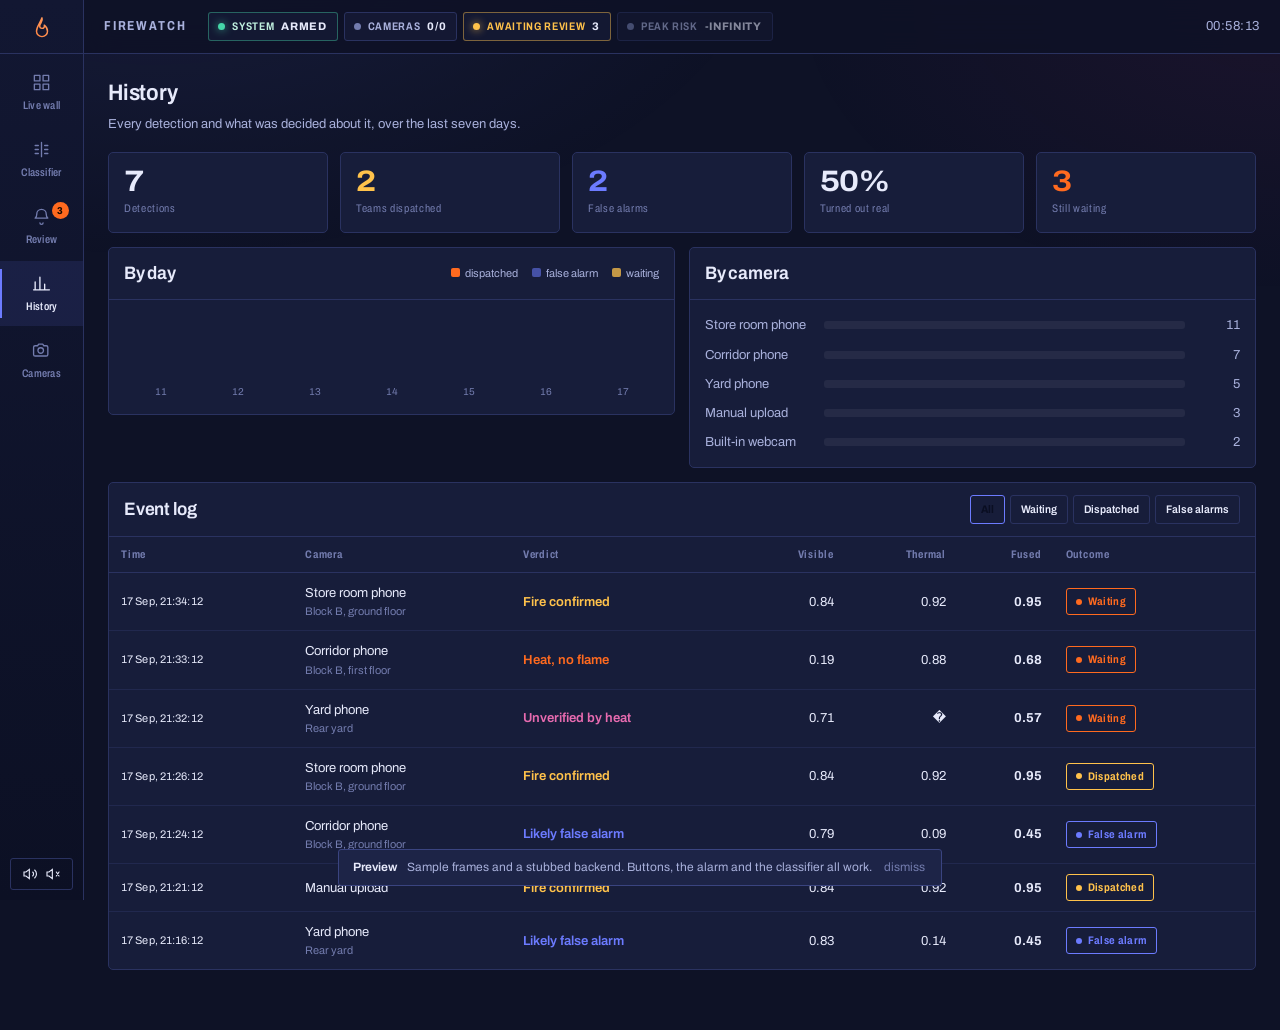
<file: firewatch/preview/history.html>
<!DOCTYPE html>
<html lang="en">
<head>
<meta charset="utf-8">
<meta name="viewport" content="width=device-width, initial-scale=1">
<title>History � FireWatch</title>
<link rel="preconnect" href="https://fonts.googleapis.com">
<link rel="preconnect" href="https://fonts.gstatic.com" crossorigin>
<link href="https://fonts.googleapis.com/css2?family=Archivo:wdth,wght@62..125,100..900&display=swap" rel="stylesheet">
<style>
/* ==========================================================================
   FireWatch console
   Palette is the ironbow thermal ramp: cold indigo -> magenta -> ember ->
   flare -> white hot. Colour means one thing only, temperature, so a risk
   meter reads the same way as the thermal images the model works on.
   Type is one family (Archivo variable) using its width axis for hierarchy.
   ========================================================================== */

:root {
  color-scheme: dark;

  /* base */
  --deep:   #0E1226;
  --deep-2: #121732;
  --panel:  #171D3A;
  --panel-2:#1D2447;
  --edge:   #2A3260;
  --edge-hi:#3A4480;

  /* ironbow ramp */
  --cold:   #6C7BFF;
  --mag:    #C4237C;
  --ember:  #FF6A1F;
  --flare:  #FFC24B;
  --hot:    #FFF6D8;
  --ramp: linear-gradient(90deg,
      #2B3068 0%, #4A2A6B 16%, var(--mag) 40%,
      var(--ember) 66%, var(--flare) 85%, var(--hot) 100%);

  /* ink */
  --ink:    #E7EAFB;
  --ink-2:  #A9B1DC;
  --ink-3:  #737CAE;

  --ok:     #45D6A8;

  /* geometry: instruments are not pillowy */
  --r:      3px;
  --r-lg:   5px;
  --hair:   1px solid var(--edge);
  --rail:   84px;
  --bar:    54px;

  /* type scale, 15px base, ~1.25 ratio */
  --t-xs:   0.6875rem;
  --t-sm:   0.8125rem;
  --t-base: 0.9375rem;
  --t-md:   1.125rem;
  --t-lg:   1.4rem;
  --t-xl:   1.85rem;
  --t-2xl:  2.6rem;
  --t-3xl:  4rem;

  --ease: cubic-bezier(.22,.61,.36,1);
}

*, *::before, *::after { box-sizing: border-box; }

html, body { height: 100%; }

body {
  margin: 0;
  background: var(--deep);
  color: var(--ink);
  font-family: Archivo, "Archivo", system-ui, -apple-system, "Segoe UI", sans-serif;
  font-size: var(--t-base);
  font-variant-numeric: tabular-nums;
  line-height: 1.55;
  -webkit-font-smoothing: antialiased;
}

/* A faint cold field so the canvas reads as chromatic, not black. */
body::before {
  content: "";
  position: fixed;
  inset: 0;
  pointer-events: none;
  z-index: 0;
  background:
    radial-gradient(900px 500px at 12% -10%, rgba(108,123,255,.10), transparent 70%),
    radial-gradient(700px 420px at 100% 0%, rgba(196,35,124,.07), transparent 70%);
}

h1, h2, h3, h4 { margin: 0; font-weight: 650; letter-spacing: -0.01em; }
h1 { font-size: var(--t-lg); font-stretch: 92%; }
h2 { font-size: var(--t-md); font-stretch: 94%; }
h3 { font-size: var(--t-base); font-stretch: 96%; }
p  { margin: 0 0 .7em; max-width: 68ch; }
a  { color: var(--cold); text-decoration: none; }
a:hover { text-decoration: underline; }

:focus-visible {
  outline: 2px solid var(--cold);
  outline-offset: 2px;
  border-radius: 2px;
}

.mono   { font-variant-numeric: tabular-nums; letter-spacing: .01em; }
.dim    { color: var(--ink-2); }
.dimmer { color: var(--ink-3); }
.tiny   { font-size: var(--t-xs); }
.rule   { border: 0; border-top: var(--hair); margin: 16px 0 12px; }
.sr {
  position: absolute; width: 1px; height: 1px; overflow: hidden;
  clip: rect(0 0 0 0); white-space: nowrap;
}

/* ==========================================================================
   Shell
   ========================================================================== */
.app { position: relative; z-index: 1; min-height: 100%; padding-left: var(--rail); }

/* --- left rail ------------------------------------------------------------ */
.rail {
  position: fixed; inset: 0 auto 0 0; width: var(--rail); z-index: 40;
  display: flex; flex-direction: column; align-items: stretch;
  background: linear-gradient(180deg, var(--deep-2), #0C1024);
  border-right: var(--hair);
}

.rail__mark {
  height: var(--bar); display: grid; place-items: center;
  border-bottom: var(--hair);
}
.rail__mark svg { width: 22px; height: 22px; display: block; }

.rail__nav { display: flex; flex-direction: column; padding: 6px 0; gap: 2px; }

.navlink {
  position: relative; display: grid; gap: 5px; justify-items: center;
  padding: 13px 4px 11px; color: var(--ink-3);
  font-size: var(--t-xs); font-stretch: 78%; font-weight: 600;
  letter-spacing: .02em; text-align: center;
  transition: color .16s var(--ease), background .16s var(--ease);
}
.navlink svg { width: 19px; height: 19px; }
.navlink:hover { color: var(--ink); background: rgba(108,123,255,.07); text-decoration: none; }
.navlink[aria-current="page"] { color: var(--ink); background: rgba(108,123,255,.11); }
.navlink[aria-current="page"]::before {
  content: ""; position: absolute; left: 0; top: 8px; bottom: 8px; width: 2px;
  background: var(--cold);
}
.navlink__badge {
  position: absolute; top: 8px; right: 14px; min-width: 17px; height: 17px;
  padding: 0 4px; border-radius: 9px; display: grid; place-items: center;
  background: var(--ember); color: #1A0A00;
  font-size: 10px; font-weight: 800; font-stretch: 88%;
}
.navlink__badge[hidden] { display: none; }

.rail__foot { margin-top: auto; padding: 10px; display: grid; gap: 6px; }

/* --- status strip: borrowed from a fire panel annunciator ----------------- */
.strip {
  position: sticky; top: 0; z-index: 30; height: var(--bar);
  display: flex; align-items: center; gap: 22px; padding: 0 20px;
  background: rgba(14,18,38,.88);
  backdrop-filter: blur(14px);
  border-bottom: var(--hair);
}
.strip__title { font-size: var(--t-sm); font-stretch: 80%; font-weight: 700;
  letter-spacing: .14em; text-transform: uppercase; color: var(--ink-2); }
.strip__lamps { display: flex; align-items: center; gap: 6px; }
.strip__right { margin-left: auto; display: flex; align-items: center; gap: 14px; }
.strip__clock { font-size: var(--t-sm); color: var(--ink-2); letter-spacing: .04em; }

.lamp {
  display: inline-flex; align-items: center; gap: 7px;
  padding: 5px 10px 5px 9px; border: var(--hair); border-radius: var(--r);
  background: rgba(23,29,58,.7);
  font-size: var(--t-xs); font-stretch: 82%; font-weight: 650;
  letter-spacing: .06em; text-transform: uppercase; color: var(--ink-2);
  white-space: nowrap;
}
.lamp__dot {
  width: 7px; height: 7px; border-radius: 50%;
  background: var(--ink-3); box-shadow: 0 0 0 0 transparent;
}
.lamp b { color: var(--ink); font-weight: 750; font-stretch: 100%; }
.lamp--on   { border-color: rgba(69,214,168,.4); color: #BFF0DF; }
.lamp--on   .lamp__dot { background: var(--ok); box-shadow: 0 0 9px rgba(69,214,168,.8); }
.lamp--warn { border-color: rgba(255,194,75,.45); color: var(--flare); }
.lamp--warn .lamp__dot { background: var(--flare); box-shadow: 0 0 9px rgba(255,194,75,.85); }
.lamp--hot  { border-color: rgba(255,106,31,.55); color: #FFCBA8;
  background: rgba(255,106,31,.12); }
.lamp--hot  .lamp__dot { background: var(--ember);
  box-shadow: 0 0 10px rgba(255,106,31,.9); animation: blink 1s steps(2) infinite; }
.lamp--off  { opacity: .55; }

@keyframes blink { 50% { opacity: .25; } }

/* --- page ---------------------------------------------------------------- */
.page { padding: 22px 24px 60px; }
.page__head {
  display: flex; align-items: flex-end; gap: 18px; flex-wrap: wrap;
  margin-bottom: 18px;
}
.page__head p { color: var(--ink-2); font-size: var(--t-sm); margin: 3px 0 0; }
.page__tools { margin-left: auto; display: flex; align-items: center; gap: 8px; }

/* ==========================================================================
   Panels, buttons, fields
   ========================================================================== */
.panel {
  background: var(--panel);
  border: var(--hair);
  border-radius: var(--r-lg);
}
.panel__head {
  display: flex; align-items: center; gap: 12px;
  padding: 12px 15px; border-bottom: var(--hair);
}
.panel__head h2, .panel__head h3 { margin-right: auto; }
.panel__body { padding: 15px; }

.btn {
  display: inline-flex; align-items: center; justify-content: center; gap: 7px;
  padding: 8px 14px; border: var(--hair); border-radius: var(--r);
  background: var(--panel-2); color: var(--ink);
  font: inherit; font-size: var(--t-sm); font-weight: 620; font-stretch: 92%;
  cursor: pointer; white-space: nowrap;
  transition: background .15s var(--ease), border-color .15s var(--ease),
              transform .08s var(--ease);
}
.btn:hover:not(:disabled) { background: #232B54; border-color: var(--edge-hi); }
.btn:active:not(:disabled) { transform: translateY(1px); }
.btn:disabled { opacity: .45; cursor: not-allowed; }
.btn svg { width: 15px; height: 15px; }

.btn--primary {
  background: var(--cold); border-color: var(--cold); color: #0A0E22; font-weight: 720;
}
.btn--primary:hover:not(:disabled) { background: #8492FF; border-color: #8492FF; }
.btn--dispatch {
  background: var(--ember); border-color: var(--ember); color: #240A00;
  font-weight: 750;
}
.btn--dispatch:hover:not(:disabled) { background: #FF8340; border-color: #FF8340; }
.btn--ghost { background: transparent; }
.btn--sm { padding: 5px 10px; font-size: var(--t-xs); }
.btn--icon { padding: 7px; }
.btn--icon svg { width: 16px; height: 16px; }
.btn--block { width: 100%; }

.field { display: grid; gap: 5px; }
.field > span {
  font-size: var(--t-xs); font-stretch: 82%; font-weight: 650;
  letter-spacing: .05em; color: var(--ink-2);
}
.field small { color: var(--ink-3); font-size: var(--t-xs); }

input[type=text], input[type=number], input[type=url], select, textarea {
  width: 100%; padding: 9px 11px;
  background: var(--deep-2); color: var(--ink);
  border: var(--hair); border-radius: var(--r);
  font: inherit; font-size: var(--t-sm);
}
input::placeholder { color: var(--ink-3); }
input:focus, select:focus, textarea:focus {
  outline: none; border-color: var(--cold);
  box-shadow: 0 0 0 3px rgba(108,123,255,.16);
}

.row { display: flex; gap: 10px; align-items: end; flex-wrap: wrap; }
.grid-2 { display: grid; grid-template-columns: 1fr 1fr; gap: 14px; }

.chip {
  display: inline-flex; align-items: center; gap: 6px;
  padding: 3px 8px; border-radius: 999px; border: var(--hair);
  font-size: var(--t-xs); font-stretch: 84%; font-weight: 650; color: var(--ink-2);
}
.chip--rgb     { border-color: rgba(108,123,255,.5); color: #B9C1FF; }
.chip--thermal { border-color: rgba(255,106,31,.5); color: #FFBE94; }

/* verdict colours follow the ramp: cold verdicts are literally cold */
.v-fire          { color: var(--flare); }
.v-heat_no_flame { color: var(--ember); }
.v-needs_review, .v-rgb_only { color: #E86BB0; }
.v-flame_no_heat { color: var(--cold); }
.v-clear         { color: var(--ok); }

.tag {
  display: inline-flex; align-items: center; gap: 6px;
  padding: 4px 9px; border-radius: var(--r);
  font-size: var(--t-xs); font-stretch: 84%; font-weight: 700;
  letter-spacing: .03em; border: 1px solid currentColor;
}
.tag::before {
  content: ""; width: 6px; height: 6px; border-radius: 50%;
  background: currentColor;
}

/* ==========================================================================
   Risk meter -- the ramp is anchored to the full track and clipped, so the
   colour at the tip always corresponds to the real value.
   ========================================================================== */
.meter { position: relative; height: 5px; border-radius: 3px;
  background: rgba(255,255,255,.07); overflow: hidden; }
.meter__fill {
  position: absolute; inset: 0; background: var(--ramp);
  clip-path: inset(0 calc(100% - var(--v, 0) * 100%) 0 0);
  transition: clip-path .45s var(--ease);
}
.meter__tick {
  position: absolute; top: -2px; bottom: -2px; width: 1px;
  left: calc(var(--t, .62) * 100%);
  background: rgba(255,255,255,.5);
}
.meter--tall { height: 9px; border-radius: var(--r); }

.readout {
  font-stretch: 112%; font-weight: 700; letter-spacing: -0.02em;
  font-variant-numeric: tabular-nums; line-height: 1;
}

/* ==========================================================================
   Live wall
   ========================================================================== */
.wall {
  display: grid; gap: 12px;
  grid-template-columns: repeat(var(--cols, 3), minmax(0, 1fr));
}
@media (max-width: 1180px) { .wall { --cols: 2 !important; } }
@media (max-width: 720px)  { .wall { --cols: 1 !important; } }

.tile {
  position: relative; border: var(--hair); border-radius: var(--r-lg);
  background: #0A0D1E; overflow: hidden;
  transition: border-color .3s var(--ease);
}
.tile[data-level="2"] { border-color: rgba(196,35,124,.6); }
.tile[data-level="3"] { border-color: rgba(255,106,31,.7); }
.tile[data-level="4"] { border-color: var(--flare);
  box-shadow: 0 0 0 1px var(--flare), 0 0 26px rgba(255,194,75,.28); }

.tile__view { position: relative; aspect-ratio: 4 / 3; background: #07091A; }
.tile__view img { width: 100%; height: 100%; object-fit: cover; display: block; }

.tile__bar {
  position: absolute; inset: 0 0 auto 0; display: flex; align-items: center;
  gap: 8px; padding: 9px 11px;
  background: linear-gradient(180deg, rgba(7,9,26,.9), transparent);
}
.tile__name {
  font-size: var(--t-sm); font-weight: 680; font-stretch: 90%;
  text-shadow: 0 1px 4px rgba(0,0,0,.8);
}
.tile__where { font-size: var(--t-xs); color: var(--ink-2); }
.tile__acts { margin-left: auto; display: flex; gap: 5px; opacity: 0; transition: opacity .15s; }
.tile:hover .tile__acts, .tile:focus-within .tile__acts { opacity: 1; }
.tile__acts .btn { background: rgba(10,13,30,.75); backdrop-filter: blur(6px); }

.tile__foot {
  display: grid; gap: 7px; padding: 9px 11px;
  border-top: var(--hair); background: var(--panel);
}
.tile__nums {
  display: flex; align-items: baseline; gap: 8px;
  font-size: var(--t-xs); color: var(--ink-3);
}
.tile__risk { font-size: var(--t-md); }
.tile__nums .sep { margin-left: auto; }

.tile__blank {
  position: absolute; inset: 0; display: grid; place-content: center;
  justify-items: center; gap: 9px; text-align: center; padding: 18px;
  color: var(--ink-3); font-size: var(--t-sm);
}
.tile__blank svg { width: 26px; height: 26px; opacity: .5; }

.dot {
  width: 7px; height: 7px; border-radius: 50%; flex: none;
  background: var(--ink-3);
}
.dot--online  { background: var(--ok); box-shadow: 0 0 8px rgba(69,214,168,.85); }
.dot--connecting { background: var(--flare); animation: blink 1.1s steps(2) infinite; }
.dot--offline { background: #E14B5A; }
.dot--disabled { background: var(--ink-3); }

/* full-bleed single camera */
.tile--focus { position: fixed; inset: var(--bar) 0 0 var(--rail); z-index: 35;
  border-radius: 0; border: none; }
.tile--focus .tile__view { aspect-ratio: auto; height: calc(100% - 58px); }

/* empty state */
.empty {
  border: 1px dashed var(--edge-hi); border-radius: var(--r-lg);
  padding: 48px 26px; text-align: center;
  background: rgba(23,29,58,.4);
}
.empty svg { width: 34px; height: 34px; color: var(--cold); opacity: .8; }
.empty h2 { margin: 12px 0 6px; }
.empty p { margin: 0 auto 16px; color: var(--ink-2); max-width: 46ch; }

/* ==========================================================================
   Classifier
   ========================================================================== */
.pair { display: grid; grid-template-columns: 1fr 1fr; gap: 14px; }
@media (max-width: 900px) { .pair { grid-template-columns: 1fr; } }

.drop {
  position: relative; border: 1px dashed var(--edge-hi); border-radius: var(--r-lg);
  background: var(--panel); overflow: hidden;
  transition: border-color .18s var(--ease), background .18s var(--ease);
}
.drop.is-over { border-color: var(--cold); background: rgba(108,123,255,.09); }
.drop--rgb.has-file     { border-style: solid; border-color: rgba(108,123,255,.45); }
.drop--thermal.has-file { border-style: solid; border-color: rgba(255,106,31,.45); }

.drop__head {
  display: flex; align-items: center; gap: 9px; padding: 11px 13px;
  border-bottom: var(--hair);
}
.drop__head h3 { margin-right: auto; }
.drop__zone {
  position: relative; aspect-ratio: 4 / 3; display: grid; place-content: center;
  justify-items: center; gap: 8px; padding: 20px; text-align: center;
  cursor: pointer; color: var(--ink-3); font-size: var(--t-sm);
}
.drop__zone svg { width: 28px; height: 28px; opacity: .55; }
.drop__zone img {
  position: absolute; inset: 0; width: 100%; height: 100%;
  object-fit: contain; background: #07091A;
}
.drop__zone input { display: none; }
.drop__meta {
  display: flex; align-items: center; gap: 10px; padding: 9px 13px;
  border-top: var(--hair); font-size: var(--t-xs); color: var(--ink-3);
  min-height: 36px;
}
.drop__meta .btn { margin-left: auto; }

.gauge { display: grid; gap: 6px; padding: 11px 13px; border-top: var(--hair); }
.gauge__top { display: flex; align-items: baseline; gap: 8px; font-size: var(--t-xs);
  color: var(--ink-2); }
.gauge__val { margin-left: auto; font-size: var(--t-md); }

/* verdict slab: the one loud moment on this page */
.verdict {
  position: relative; overflow: hidden;
  border: var(--hair); border-radius: var(--r-lg);
  background: var(--panel); padding: 20px 22px;
}
.verdict::after {
  content: ""; position: absolute; inset: auto 0 0 0; height: 2px;
  background: var(--ramp);
  clip-path: inset(0 calc(100% - var(--v, 0) * 100%) 0 0);
  transition: clip-path .5s var(--ease);
}
.verdict[data-verdict="fire"] {
  background: radial-gradient(680px 220px at 8% 0%, rgba(255,106,31,.2), transparent 72%), var(--panel);
  border-color: rgba(255,194,75,.5);
}
.verdict[data-verdict="flame_no_heat"] {
  background: radial-gradient(680px 220px at 8% 0%, rgba(108,123,255,.16), transparent 72%), var(--panel);
}
.verdict__row { display: flex; align-items: center; gap: 20px; flex-wrap: wrap; }
.verdict__label {
  font-size: var(--t-2xl); font-stretch: 108%; font-weight: 720;
  letter-spacing: -.02em; line-height: 1.05;
}
.verdict__score { margin-left: auto; text-align: right; }
.verdict__score .readout { font-size: var(--t-3xl); }
.verdict__score span { display: block; font-size: var(--t-xs); color: var(--ink-3);
  font-stretch: 82%; letter-spacing: .08em; }
.verdict p { margin: 10px 0 0; color: var(--ink-2); font-size: var(--t-sm); }

/* decision path: a real sequence, so numbering is earned */
.path { display: grid; gap: 0; counter-reset: step; }
.path__item {
  display: grid; grid-template-columns: 26px 1fr auto; align-items: center;
  gap: 12px; padding: 11px 2px; border-bottom: var(--hair);
}
.path__item:last-child { border-bottom: none; }
.path__item::before {
  counter-increment: step; content: counter(step);
  width: 22px; height: 22px; border-radius: 50%; display: grid; place-items: center;
  border: var(--hair); font-size: 10px; font-weight: 750; color: var(--ink-3);
}
.path__item[data-pass="1"]::before { border-color: var(--flare); color: var(--flare); }
.path__test { font-size: var(--t-sm); font-weight: 620; }
.path__note { display: block; color: var(--ink-3); font-size: var(--t-xs); font-weight: 450; }
.path__num { font-size: var(--t-sm); color: var(--ink-2); text-align: right; white-space: nowrap; }
.path__num b { color: var(--ink); }

/* the 2x2 that explains why one channel is not enough */
.matrix { display: grid; grid-template-columns: auto 1fr 1fr; gap: 1px;
  background: var(--edge); border: var(--hair); border-radius: var(--r-lg);
  overflow: hidden; }
.matrix > * { background: var(--panel); padding: 13px 14px; }
.matrix__corner { background: var(--deep-2); }
.matrix__h {
  background: var(--deep-2); font-size: var(--t-xs); font-stretch: 82%;
  font-weight: 700; letter-spacing: .06em; color: var(--ink-2);
}
.matrix__side {
  background: var(--deep-2); font-size: var(--t-xs); font-stretch: 82%;
  font-weight: 700; letter-spacing: .06em; color: var(--ink-2);
  display: grid; align-content: center; min-width: 116px;
}
.matrix__cell { display: grid; gap: 4px; align-content: start; transition: background .3s var(--ease); }
.matrix__cell strong { font-size: var(--t-sm); font-stretch: 96%; }
.matrix__cell span { font-size: var(--t-xs); color: var(--ink-3); line-height: 1.45; }
.matrix__cell.is-now {
  background: var(--panel-2);
  box-shadow: inset 0 0 0 1px var(--flare);
}
.matrix__cell.is-now strong { color: var(--flare); }

/* ==========================================================================
   Review queue
   ========================================================================== */
.queue { display: grid; gap: 13px; }

.alert {
  display: grid; grid-template-columns: 300px 1fr; gap: 0;
  border: var(--hair); border-radius: var(--r-lg); overflow: hidden;
  background: var(--panel);
}
@media (max-width: 860px) { .alert { grid-template-columns: 1fr; } }
.alert[data-sev="4"] { border-color: rgba(255,194,75,.5); }
.alert[data-sev="3"] { border-color: rgba(255,106,31,.45); }

.alert__shots { display: grid; grid-template-rows: 1fr 1fr; background: #07091A;
  border-right: var(--hair); }
.alert__shot { position: relative; aspect-ratio: 16/9; }
.alert__shot img { width: 100%; height: 100%; object-fit: cover; display: block; }
.alert__shot figcaption {
  position: absolute; left: 7px; bottom: 6px; padding: 2px 7px; border-radius: 2px;
  background: rgba(7,9,26,.82); font-size: 10px; font-stretch: 84%; font-weight: 700;
  letter-spacing: .06em; color: var(--ink-2);
}
.alert__shot--none { display: grid; place-items: center; color: var(--ink-3);
  font-size: var(--t-xs); text-align: center; padding: 12px; }

.alert__body { display: grid; gap: 12px; padding: 15px 17px; align-content: start; }
.alert__top { display: flex; align-items: flex-start; gap: 12px; flex-wrap: wrap; }
.alert__what { display: grid; gap: 3px; }
.alert__what strong { font-size: var(--t-md); font-stretch: 98%; }
.alert__where { font-size: var(--t-sm); color: var(--ink-2); }
.alert__score { margin-left: auto; text-align: right; }
.alert__score .readout { font-size: var(--t-xl); }
.alert__score span { display: block; font-size: 10px; color: var(--ink-3);
  letter-spacing: .07em; font-stretch: 82%; }

.alert__split { display: flex; gap: 22px; flex-wrap: wrap; }
.alert__split > div { min-width: 130px; flex: 1; }
.alert__reason { font-size: var(--t-sm); color: var(--ink-2); margin: 0; }
.alert__acts { display: flex; gap: 8px; align-items: center; flex-wrap: wrap;
  border-top: var(--hair); margin-top: 2px; padding-top: 12px; }
.alert__acts .spacer { margin-left: auto; }

.decided { opacity: .72; }

/* ==========================================================================
   Tables and charts
   ========================================================================== */
.table { width: 100%; border-collapse: collapse; font-size: var(--t-sm); }
.table th {
  text-align: left; padding: 9px 12px; border-bottom: var(--hair);
  font-size: var(--t-xs); font-stretch: 80%; font-weight: 700;
  letter-spacing: .07em; color: var(--ink-3); white-space: nowrap;
}
.table td { padding: 10px 12px; border-bottom: 1px solid rgba(42,50,96,.55); }
.table tbody tr:hover { background: rgba(108,123,255,.05); }
.table tbody tr:last-child td { border-bottom: none; }
.table .num { text-align: right; font-variant-numeric: tabular-nums; }

.stats { display: grid; grid-template-columns: repeat(auto-fit, minmax(150px, 1fr));
  gap: 12px; }
.stat { border: var(--hair); border-radius: var(--r-lg); background: var(--panel);
  padding: 14px 15px; display: grid; gap: 4px; }
.stat__n { font-size: var(--t-xl); }
.stat__k { font-size: var(--t-xs); font-stretch: 82%; letter-spacing: .06em;
  color: var(--ink-3); }

.bars { display: grid; gap: 9px; }
.bar { display: grid; grid-template-columns: 108px 1fr 44px; gap: 11px;
  align-items: center; font-size: var(--t-sm); }
.bar__k { color: var(--ink-2); overflow: hidden; text-overflow: ellipsis;
  white-space: nowrap; }
.bar__track { height: 8px; border-radius: var(--r); background: rgba(255,255,255,.06);
  overflow: hidden; }
.bar__fill { height: 100%; background: var(--ramp);
  clip-path: inset(0 calc(100% - var(--v,0) * 100%) 0 0); }
.bar__n { text-align: right; color: var(--ink-2); }

.spark { display: flex; align-items: flex-end; gap: 4px; height: 84px; }
.spark__col { flex: 1; display: grid; gap: 4px; justify-items: center;
  align-content: end; height: 100%; }
.spark__stack { width: 100%; display: flex; flex-direction: column-reverse;
  justify-content: flex-start; height: 100%; }
.spark__seg { width: 100%; border-radius: 2px 2px 0 0; }
.spark__seg--d { background: var(--ember); }
.spark__seg--x { background: rgba(108,123,255,.55); }
.spark__seg--p { background: rgba(255,194,75,.75); }
.spark__k { font-size: 10px; color: var(--ink-3); }

.legend { display: flex; gap: 14px; flex-wrap: wrap; font-size: var(--t-xs);
  color: var(--ink-2); }
.legend i { width: 9px; height: 9px; border-radius: 2px; display: inline-block;
  margin-right: 5px; }

/* ==========================================================================
   Alarm takeover -- the one place the console gets loud
   ========================================================================== */
.alarm {
  position: fixed; inset: 0; z-index: 90; display: none;
  place-content: center; padding: 26px;
  background: radial-gradient(1100px 640px at 50% 12%, rgba(255,106,31,.3), transparent 72%),
              rgba(10,5,2,.94);
  backdrop-filter: blur(7px);
}
.alarm.is-on { display: grid; }
.alarm::before {
  content: ""; position: absolute; inset: 0; pointer-events: none;
  box-shadow: inset 0 0 0 3px var(--ember), inset 0 0 90px rgba(255,106,31,.5);
  animation: alarmpulse 1.15s ease-in-out infinite;
}
@keyframes alarmpulse {
  0%, 100% { opacity: .35; }
  50%      { opacity: 1; }
}

.alarm__card {
  position: relative; width: min(880px, 100%);
  border: 1px solid rgba(255,194,75,.5); border-radius: 6px;
  background: linear-gradient(180deg, #221206, #150B04);
  padding: 26px 28px; display: grid; gap: 18px;
}
.alarm__kicker {
  display: flex; align-items: center; gap: 10px;
  font-size: var(--t-xs); font-stretch: 82%; font-weight: 750;
  letter-spacing: .16em; text-transform: uppercase; color: var(--flare);
}
.alarm__kicker .lamp__dot { background: var(--flare);
  box-shadow: 0 0 12px var(--flare); animation: blink .7s steps(2) infinite; }
.alarm__title {
  font-size: clamp(2.2rem, 6vw, 3.6rem); font-stretch: 112%; font-weight: 750;
  letter-spacing: -.03em; line-height: .98; color: var(--hot);
}
.alarm__where { font-size: var(--t-md); color: #FFD9B8; }
.alarm__shots { display: grid; grid-template-columns: 1fr 1fr; gap: 10px; }
.alarm__shots figure { margin: 0; border: 1px solid rgba(255,194,75,.28);
  border-radius: var(--r); overflow: hidden; background: #0A0603; }
.alarm__shots img { width: 100%; aspect-ratio: 4/3; object-fit: cover; display: block; }
.alarm__shots figcaption { padding: 5px 9px; font-size: 10px; font-stretch: 84%;
  font-weight: 700; letter-spacing: .06em; color: #FFC79E; }
.alarm__nums { display: flex; gap: 26px; flex-wrap: wrap; }
.alarm__num span { display: block; font-size: var(--t-xs); color: #C89B79;
  letter-spacing: .07em; font-stretch: 82%; }
.alarm__num b { font-size: var(--t-lg); font-stretch: 108%; color: var(--hot); }
.alarm__acts { display: flex; gap: 10px; align-items: center; flex-wrap: wrap; }
.alarm__acts .btn--ghost { color: #FFD9B8; border-color: rgba(255,194,75,.35); }
.alarm__acts .spacer { margin-left: auto; }
.alarm__note { font-size: var(--t-xs); color: #C89B79; max-width: 60ch; }

/* ==========================================================================
   Modal, toasts
   ========================================================================== */
.modal {
  position: fixed; inset: 0; z-index: 80; display: none;
  place-items: center; padding: 22px;
  background: rgba(6,8,20,.74); backdrop-filter: blur(5px);
}
.modal.is-on { display: grid; }
.modal__card {
  width: min(560px, 100%); background: var(--panel);
  border: var(--hair); border-radius: 6px;
  animation: pop .18s var(--ease);
}
@keyframes pop { from { transform: translateY(8px) scale(.99); opacity: 0; } }
.modal__head { display: flex; align-items: center; gap: 12px; padding: 15px 17px;
  border-bottom: var(--hair); }
.modal__head h2 { margin-right: auto; }
.modal__body { padding: 17px; display: grid; gap: 13px; }
.modal__foot { display: flex; gap: 9px; padding: 14px 17px; border-top: var(--hair); }
.modal__foot .spacer { margin-left: auto; }

.toasts { position: fixed; right: 16px; bottom: 16px; z-index: 95;
  display: grid; gap: 8px; justify-items: end; }
.toast {
  display: flex; align-items: center; gap: 9px;
  padding: 10px 14px; border-radius: var(--r);
  background: var(--panel-2); border: var(--hair); color: var(--ink);
  font-size: var(--t-sm); max-width: 380px;
  animation: pop .16s var(--ease);
}
.toast--bad { border-color: rgba(225,75,90,.6); }
.toast--good { border-color: rgba(69,214,168,.5); }

.hint {
  border-left: 2px solid var(--cold); background: rgba(108,123,255,.07);
  padding: 11px 14px; border-radius: 0 var(--r) var(--r) 0;
  font-size: var(--t-sm); color: var(--ink-2);
}
.hint code { background: rgba(0,0,0,.35); padding: 1px 5px; border-radius: 2px;
  font-size: .95em; color: var(--ink); }
.hint strong { color: var(--ink); }

.notice {
  border: 1px solid rgba(255,194,75,.4); background: rgba(255,194,75,.08);
  color: #FFDFA8; padding: 11px 14px; border-radius: var(--r);
  font-size: var(--t-sm); margin-bottom: 16px;
}

/* --- responsive ---------------------------------------------------------- */
@media (max-width: 760px) {
  :root { --rail: 0px; }
  .rail {
    inset: auto 0 0 0; width: 100%; height: 58px; flex-direction: row;
    border-right: none; border-top: var(--hair);
  }
  .rail__mark, .rail__foot { display: none; }
  .rail__nav { flex-direction: row; flex: 1; padding: 0; }
  .navlink { flex: 1; padding: 9px 2px; }
  .navlink[aria-current="page"]::before { inset: 0 8px auto 8px; width: auto; height: 2px; }
  .app { padding-left: 0; padding-bottom: 58px; }
  .page { padding: 16px 14px 40px; }
  .strip { gap: 12px; padding: 0 14px; overflow-x: auto; }
  .strip__title { display: none; }
  .tile--focus { inset: var(--bar) 0 58px 0; }
  .matrix { grid-template-columns: 1fr; }
  .matrix__corner, .matrix__h { display: none; }
  .matrix__side { min-width: 0; }
}

@media (prefers-reduced-motion: reduce) {
  *, *::before, *::after {
    animation-duration: .001ms !important; animation-iteration-count: 1 !important;
    transition-duration: .001ms !important;
  }
  .alarm::before { opacity: 1; }
}

</style>
<link rel="icon" href="data:image/svg+xml,%3Csvg xmlns='http://www.w3.org/2000/svg' viewBox='0 0 32 32'%3E%3Cpath d='M16 3c2 6-3.5 7.5-3.5 12A3.5 3.5 0 0 0 16 18.5c2.5 0 4-2 3.5-4.5 3.5 2.5 4.5 5.5 4.5 8.5a8 8 0 0 1-16 0C8 17 12.5 12 16 3z' fill='%23FF6A1F'/%3E%3C/svg%3E">
</head>
<body>

<nav class="rail" aria-label="Sections">
  <div class="rail__mark" title="FireWatch">
    <svg viewBox="0 0 24 24" fill="none" aria-hidden="true">
      <path d="M12 2c1.5 4.5-2.5 5.5-2.5 9A2.5 2.5 0 0 0 12 13.5c2 0 3-1.5 2.5-3.5 2.5 2 3.5 4.2 3.5 6.5a6 6 0 0 1-12 0C6 12 9.5 8.5 12 2z"
            stroke="url(#g)" stroke-width="1.6" stroke-linejoin="round"/>
      <defs><linearGradient id="g" x1="6" y1="22" x2="18" y2="2">
        <stop stop-color="#6C7BFF"/><stop offset=".55" stop-color="#FF6A1F"/>
        <stop offset="1" stop-color="#FFF6D8"/>
      </linearGradient></defs>
    </svg>
  </div>

  <div class="rail__nav">
    
    <a class="navlink" href="live.html"
       >
      <svg viewBox="0 0 24 24" fill="none" stroke="currentColor" stroke-width="1.7"
           stroke-linecap="round" stroke-linejoin="round" aria-hidden="true">
        <path d="M3 3h7v7H3zM14 3h7v7h-7zM3 14h7v7H3zM14 14h7v7h-7z"/>
      </svg>
      Live wall
      
    </a>
    
    <a class="navlink" href="classifier.html"
       >
      <svg viewBox="0 0 24 24" fill="none" stroke="currentColor" stroke-width="1.7"
           stroke-linecap="round" stroke-linejoin="round" aria-hidden="true">
        <path d="M12 3v18M4 7h4M4 12h4M4 17h4M16 7h4M16 12h4M16 17h4"/>
      </svg>
      Classifier
      
    </a>
    
    <a class="navlink" href="review.html"
       >
      <svg viewBox="0 0 24 24" fill="none" stroke="currentColor" stroke-width="1.7"
           stroke-linecap="round" stroke-linejoin="round" aria-hidden="true">
        <path d="M12 3a6 6 0 0 0-6 6c0 4-2 5-2 5h16s-2-1-2-5a6 6 0 0 0-6-6zM10 20a2 2 0 0 0 4 0"/>
      </svg>
      Review
      
      <span class="navlink__badge" data-badge-pending
            >3</span>
      
    </a>
    
    <a class="navlink" href="history.html"
       aria-current="page">
      <svg viewBox="0 0 24 24" fill="none" stroke="currentColor" stroke-width="1.7"
           stroke-linecap="round" stroke-linejoin="round" aria-hidden="true">
        <path d="M4 20V10M10 20V4M16 20v-7M22 20H2"/>
      </svg>
      History
      
    </a>
    
    <a class="navlink" href="cameras.html"
       >
      <svg viewBox="0 0 24 24" fill="none" stroke="currentColor" stroke-width="1.7"
           stroke-linecap="round" stroke-linejoin="round" aria-hidden="true">
        <path d="M2 8a2 2 0 0 1 2-2h3l1.5-2h5L15 6h3a2 2 0 0 1 2 2v9a2 2 0 0 1-2 2H4a2 2 0 0 1-2-2zM11 15.5a3.5 3.5 0 1 0 0-7 3.5 3.5 0 0 0 0 7z"/>
      </svg>
      Cameras
      
    </a>
    
  </div>

  <div class="rail__foot">
    <button class="btn btn--icon btn--ghost" data-mute type="button"
            aria-pressed="false" title="Mute the alarm sound">
      <svg data-icon-on viewBox="0 0 24 24" fill="none" stroke="currentColor"
           stroke-width="1.7" stroke-linecap="round" aria-hidden="true">
        <path d="M11 5 6 9H3v6h3l5 4zM16 9a4 4 0 0 1 0 6M19 6a8 8 0 0 1 0 12"/>
      </svg>
      <svg data-icon-off viewBox="0 0 24 24" fill="none" stroke="currentColor"
           stroke-width="1.7" stroke-linecap="round" aria-hidden="true" hidden>
        <path d="M11 5 6 9H3v6h3l5 4zM17 9l4 6M21 9l-4 6"/>
      </svg>
      <span class="sr" data-mute-label>Sound on</span>
    </button>
  </div>
</nav>

<div class="app">
  <header class="strip">
    <span class="strip__title">FireWatch</span>
    <div class="strip__lamps">
      <span class="lamp lamp--off" id="lampArmed"><i class="lamp__dot"></i>System <b>�</b></span>
      <span class="lamp" id="lampCams"><i class="lamp__dot"></i>Cameras <b>0/0</b></span>
      <span class="lamp lamp--off" id="lampPending"><i class="lamp__dot"></i>Awaiting review <b>0</b></span>
      <span class="lamp lamp--off" id="lampPeak"><i class="lamp__dot"></i>Peak risk <b>0.00</b></span>
    </div>
    <div class="strip__right">
      <span class="strip__clock mono" id="clock">--:--:--</span>
    </div>
  </header>

  

  <main class="page">



<div class="page__head">
  <div>
    <h1>History</h1>
    <p>Every detection and what was decided about it, over the last seven days.</p>
  </div>
</div>

<div class="stats" style="margin-bottom:14px">
  <div class="stat">
    <span class="stat__n readout">7</span>
    <span class="stat__k">Detections</span>
  </div>
  <div class="stat">
    <span class="stat__n readout v-fire">2</span>
    <span class="stat__k">Teams dispatched</span>
  </div>
  <div class="stat">
    <span class="stat__n readout v-flame_no_heat">2</span>
    <span class="stat__k">False alarms</span>
  </div>
  <div class="stat">
    <span class="stat__n readout">50%
    </span>
    <span class="stat__k">Turned out real</span>
  </div>
  <div class="stat">
    <span class="stat__n readout v-heat_no_flame">3</span>
    <span class="stat__k">Still waiting</span>
  </div>
</div>

<div class="grid-2" style="align-items:start;margin-bottom:14px">
  <section class="panel">
    <div class="panel__head">
      <h2>By day</h2>
      <div class="legend">
        <span><i style="background:var(--ember)"></i>dispatched</span>
        <span><i style="background:rgba(108,123,255,.55)"></i>false alarm</span>
        <span><i style="background:rgba(255,194,75,.75)"></i>waiting</span>
      </div>
    </div>
    <div class="panel__body">
      
      <div class="spark">
        
        
        <div class="spark__col">
          <div class="spark__stack" title="2026-09-11: 4 detections">
            
            <div class="spark__seg spark__seg--d"
                 style="height:14.3%"></div>
            
            <div class="spark__seg spark__seg--x"
                 style="height:42.9%"></div>
            
          </div>
          <span class="spark__k">11</span>
        </div>
        
        
        <div class="spark__col">
          <div class="spark__stack" title="2026-09-12: 2 detections">
            
            <div class="spark__seg spark__seg--d"
                 style="height:14.3%"></div>
            
            <div class="spark__seg spark__seg--x"
                 style="height:14.3%"></div>
            
          </div>
          <span class="spark__k">12</span>
        </div>
        
        
        <div class="spark__col">
          <div class="spark__stack" title="2026-09-13: 6 detections">
            
            <div class="spark__seg spark__seg--d"
                 style="height:28.6%"></div>
            
            <div class="spark__seg spark__seg--x"
                 style="height:57.1%"></div>
            
          </div>
          <span class="spark__k">13</span>
        </div>
        
        
        <div class="spark__col">
          <div class="spark__stack" title="2026-09-14: 1 detections">
            
            
            <div class="spark__seg spark__seg--x"
                 style="height:14.3%"></div>
            
          </div>
          <span class="spark__k">14</span>
        </div>
        
        
        <div class="spark__col">
          <div class="spark__stack" title="2026-09-15: 5 detections">
            
            <div class="spark__seg spark__seg--d"
                 style="height:42.9%"></div>
            
            <div class="spark__seg spark__seg--x"
                 style="height:28.6%"></div>
            
          </div>
          <span class="spark__k">15</span>
        </div>
        
        
        <div class="spark__col">
          <div class="spark__stack" title="2026-09-16: 3 detections">
            
            <div class="spark__seg spark__seg--d"
                 style="height:14.3%"></div>
            
            <div class="spark__seg spark__seg--x"
                 style="height:28.6%"></div>
            
          </div>
          <span class="spark__k">16</span>
        </div>
        
        
        <div class="spark__col">
          <div class="spark__stack" title="2026-09-17: 7 detections">
            
            <div class="spark__seg spark__seg--d"
                 style="height:28.6%"></div>
            
            <div class="spark__seg spark__seg--x"
                 style="height:28.6%"></div>
            
            <div class="spark__seg spark__seg--p"
                 style="height:42.9%"></div>
          </div>
          <span class="spark__k">17</span>
        </div>
        
      </div>
      
    </div>
  </section>

  <section class="panel">
    <div class="panel__head"><h2>By camera</h2></div>
    <div class="panel__body">
      
      <div class="bars">
        
        <div class="bar">
          <span class="bar__k" title="Store room phone">Store room phone</span>
          <span class="bar__track">
            <span class="bar__fill" style="--v:1.0"></span>
          </span>
          <span class="bar__n mono">11</span>
        </div>
        
        <div class="bar">
          <span class="bar__k" title="Corridor phone">Corridor phone</span>
          <span class="bar__track">
            <span class="bar__fill" style="--v:0.636"></span>
          </span>
          <span class="bar__n mono">7</span>
        </div>
        
        <div class="bar">
          <span class="bar__k" title="Yard phone">Yard phone</span>
          <span class="bar__track">
            <span class="bar__fill" style="--v:0.455"></span>
          </span>
          <span class="bar__n mono">5</span>
        </div>
        
        <div class="bar">
          <span class="bar__k" title="Manual upload">Manual upload</span>
          <span class="bar__track">
            <span class="bar__fill" style="--v:0.273"></span>
          </span>
          <span class="bar__n mono">3</span>
        </div>
        
        <div class="bar">
          <span class="bar__k" title="Built-in webcam">Built-in webcam</span>
          <span class="bar__track">
            <span class="bar__fill" style="--v:0.182"></span>
          </span>
          <span class="bar__n mono">2</span>
        </div>
        
      </div>
      
    </div>
  </section>
</div>

<section class="panel">
  <div class="panel__head">
    <h2>Event log</h2>
    <div class="row" style="gap:5px">
      
      <button class="btn btn--sm btn--ghost" data-filter="all" type="button">All</button>
      
      <button class="btn btn--sm btn--ghost" data-filter="pending" type="button">Waiting</button>
      
      <button class="btn btn--sm btn--ghost" data-filter="dispatched" type="button">Dispatched</button>
      
      <button class="btn btn--sm btn--ghost" data-filter="dismissed" type="button">False alarms</button>
      
    </div>
  </div>

  
  <table class="table">
    <thead>
      <tr>
        <th>Time</th><th>Camera</th><th>Verdict</th>
        <th class="num">Visible</th><th class="num">Thermal</th><th class="num">Fused</th>
        <th>Outcome</th>
      </tr>
    </thead>
    <tbody>
      
      <tr data-status="pending">
        <td class="mono tiny">17 Sep, 21:34:12</td>
        <td>
          Store room phone
          <div class="tiny dimmer">Block B, ground floor</div>
        </td>
        <td class="v-fire" style="font-weight:620">Fire confirmed</td>
        <td class="num">0.84</td>
        <td class="num">0.92</td>
        <td class="num" style="font-weight:680">0.95</td>
        <td>
          
            <a href="/review" class="tag v-heat_no_flame">Waiting</a>
          
        </td>
      </tr>
      
      <tr data-status="pending">
        <td class="mono tiny">17 Sep, 21:33:12</td>
        <td>
          Corridor phone
          <div class="tiny dimmer">Block B, first floor</div>
        </td>
        <td class="v-heat_no_flame" style="font-weight:620">Heat, no flame</td>
        <td class="num">0.19</td>
        <td class="num">0.88</td>
        <td class="num" style="font-weight:680">0.68</td>
        <td>
          
            <a href="/review" class="tag v-heat_no_flame">Waiting</a>
          
        </td>
      </tr>
      
      <tr data-status="pending">
        <td class="mono tiny">17 Sep, 21:32:12</td>
        <td>
          Yard phone
          <div class="tiny dimmer">Rear yard</div>
        </td>
        <td class="v-rgb_only" style="font-weight:620">Unverified by heat</td>
        <td class="num">0.71</td>
        <td class="num">�</td>
        <td class="num" style="font-weight:680">0.57</td>
        <td>
          
            <a href="/review" class="tag v-heat_no_flame">Waiting</a>
          
        </td>
      </tr>
      
      <tr data-status="dispatched">
        <td class="mono tiny">17 Sep, 21:26:12</td>
        <td>
          Store room phone
          <div class="tiny dimmer">Block B, ground floor</div>
        </td>
        <td class="v-fire" style="font-weight:620">Fire confirmed</td>
        <td class="num">0.84</td>
        <td class="num">0.92</td>
        <td class="num" style="font-weight:680">0.95</td>
        <td>
          
            <span class="tag v-fire">Dispatched</span>
          
        </td>
      </tr>
      
      <tr data-status="dismissed">
        <td class="mono tiny">17 Sep, 21:24:12</td>
        <td>
          Corridor phone
          <div class="tiny dimmer">Block B, ground floor</div>
        </td>
        <td class="v-flame_no_heat" style="font-weight:620">Likely false alarm</td>
        <td class="num">0.79</td>
        <td class="num">0.09</td>
        <td class="num" style="font-weight:680">0.45</td>
        <td>
          
            <span class="tag v-flame_no_heat">False alarm</span>
          
        </td>
      </tr>
      
      <tr data-status="dispatched">
        <td class="mono tiny">17 Sep, 21:21:12</td>
        <td>
          Manual upload
          
        </td>
        <td class="v-fire" style="font-weight:620">Fire confirmed</td>
        <td class="num">0.84</td>
        <td class="num">0.92</td>
        <td class="num" style="font-weight:680">0.95</td>
        <td>
          
            <span class="tag v-fire">Dispatched</span>
          
        </td>
      </tr>
      
      <tr data-status="dismissed">
        <td class="mono tiny">17 Sep, 21:16:12</td>
        <td>
          Yard phone
          <div class="tiny dimmer">Rear yard</div>
        </td>
        <td class="v-flame_no_heat" style="font-weight:620">Likely false alarm</td>
        <td class="num">0.83</td>
        <td class="num">0.14</td>
        <td class="num" style="font-weight:680">0.45</td>
        <td>
          
            <span class="tag v-flame_no_heat">False alarm</span>
          
        </td>
      </tr>
      
    </tbody>
  </table>
  
</section>
</main>
</div>


<div class="alarm" id="alarm" role="alertdialog" aria-modal="true"
     aria-labelledby="alarmTitle" aria-hidden="true">
  <div class="alarm__card">
    <div class="alarm__kicker"><i class="lamp__dot"></i>Fire alert � waiting on you</div>
    <div>
      <div class="alarm__title" id="alarmTitle">Fire confirmed</div>
      <div class="alarm__where" id="alarmWhere"></div>
    </div>

    <div class="alarm__shots">
      <figure id="alarmRgbShot"></figure>
      <figure id="alarmThermalShot"></figure>
    </div>

    <div class="alarm__nums">
      <div class="alarm__num"><span>Fused</span><b class="readout" id="alarmFused">0.00</b></div>
      <div class="alarm__num"><span>Visible</span><b class="readout" id="alarmRgb">0.00</b></div>
      <div class="alarm__num"><span>Thermal</span><b class="readout" id="alarmThermal">0.00</b></div>
      <div class="alarm__num"><span>Detected at</span><b class="readout" id="alarmTime">--:--</b></div>
    </div>

    <p class="alarm__note" id="alarmReason"></p>

    <div class="alarm__acts">
      <button class="btn btn--dispatch" id="alarmDispatch" type="button">
        <svg viewBox="0 0 24 24" fill="none" stroke="currentColor" stroke-width="2"
             stroke-linecap="round" stroke-linejoin="round" aria-hidden="true">
          <path d="M5 13l4 4L19 7"/>
        </svg>
        Dispatch response team
      </button>
      <button class="btn btn--ghost" id="alarmDismiss" type="button">False alarm</button>
      <span class="spacer"></span>
      <button class="btn btn--ghost" data-mute type="button" aria-pressed="false">
        <svg data-icon-on viewBox="0 0 24 24" fill="none" stroke="currentColor"
             stroke-width="1.7" stroke-linecap="round" aria-hidden="true">
          <path d="M11 5 6 9H3v6h3l5 4zM16 9a4 4 0 0 1 0 6"/>
        </svg>
        <svg data-icon-off viewBox="0 0 24 24" fill="none" stroke="currentColor"
             stroke-width="1.7" stroke-linecap="round" aria-hidden="true" hidden>
          <path d="M11 5 6 9H3v6h3l5 4zM17 9l4 6M21 9l-4 6"/>
        </svg>
        <span data-mute-label>Sound on</span>
      </button>
      <button class="btn btn--ghost" id="alarmLater" type="button">Decide in review</button>
    </div>
  </div>
</div>

<div class="toasts"></div>

<script>
(() => {
  const CAMS = [];
  let counts = {"pending": 3, "dispatched": 2, "dismissed": 2, "total": 7, "top_pending": {"id": "ev1", "ts": 1789661052.3839357, "camera_id": "cam1", "camera_name": "Store room phone", "location": "Block B, ground floor", "source": "live", "verdict": "fire", "label": "Fire confirmed", "severity": 4, "rgb_score": 0.84, "thermal_score": 0.92, "fused_score": 0.95, "reason": "Both channels agree: visible flame with a matching heat signature.", "steps": [], "matrix_cell": "hot_flame", "rgb_image": "snapshots/shot_rgb.jpg", "thermal_image": "snapshots/shot_thermal.jpg", "status": "pending", "decided_at": null, "note": "", "age_s": 60}};
  const PENDING = [{"id": "ev1", "ts": 1789661052.3839357, "camera_id": "cam1", "camera_name": "Store room phone", "location": "Block B, ground floor", "source": "live", "verdict": "fire", "label": "Fire confirmed", "severity": 4, "rgb_score": 0.84, "thermal_score": 0.92, "fused_score": 0.95, "reason": "Both channels agree: visible flame with a matching heat signature.", "steps": [], "matrix_cell": "hot_flame", "rgb_image": "snapshots/shot_rgb.jpg", "thermal_image": "snapshots/shot_thermal.jpg", "status": "pending", "decided_at": null, "note": "", "age_s": 60}, {"id": "ev2", "ts": 1789660992.3839357, "camera_id": "cam1", "camera_name": "Corridor phone", "location": "Block B, first floor", "source": "live", "verdict": "heat_no_flame", "label": "Heat, no flame", "severity": 3, "rgb_score": 0.19, "thermal_score": 0.88, "fused_score": 0.68, "reason": "A hotspot with no visible flame. Could be smouldering, or a source hidden behind an obstruction.", "steps": [], "matrix_cell": "hot_noflame", "rgb_image": "snapshots/shot_rgb.jpg", "thermal_image": "snapshots/shot_thermal.jpg", "status": "pending", "decided_at": null, "note": "", "age_s": 120}, {"id": "ev3", "ts": 1789660932.3839357, "camera_id": "cam1", "camera_name": "Yard phone", "location": "Rear yard", "source": "live", "verdict": "rgb_only", "label": "Unverified by heat", "severity": 2, "rgb_score": 0.71, "thermal_score": null, "fused_score": 0.57, "reason": "Flame-like appearance, but with no thermal image this cannot be confirmed. Sent for human review.", "steps": [], "matrix_cell": "unknown_flame", "rgb_image": "snapshots/shot_rgb.jpg", "thermal_image": null, "status": "pending", "decided_at": null, "note": "", "age_s": 180}];
  const RESULTS = { hot: {"verdict": "heat_no_flame", "label": "Heat, no flame", "severity": 3, "actionable": true, "fused": 0.382, "rgb": 0.0, "thermal": 0.6946, "reason": "A hotspot with no visible flame. Could be smouldering, or a source hidden behind an obstruction.", "steps": [{"test": "Flame-like appearance", "value": 0.0, "threshold": 0.55, "passed": false, "note": null}, {"test": "Hotspot present", "value": 0.6946, "threshold": 0.6, "passed": true, "note": null}, {"test": "No visible flame", "value": 0.0, "threshold": 0.55, "passed": false, "note": "Heat without flame -- possible smouldering or an obscured source"}], "matrix_cell": "hot_noflame", "channels": {"rgb": {"present": true, "backend": "heuristic"}, "thermal": {"present": true, "backend": "heuristic"}}}, cold: {"verdict": "clear", "label": "No fire", "severity": 0, "actionable": false, "fused": 0.0, "rgb": 0.0, "thermal": 0.0, "reason": "No flame and no hotspot.", "steps": [{"test": "Flame-like appearance", "value": 0.0, "threshold": 0.55, "passed": false, "note": null}, {"test": "Hotspot present", "value": 0.0, "threshold": 0.6, "passed": false, "note": null}], "matrix_cell": "cold_noflame", "channels": {"rgb": {"present": true, "backend": "heuristic"}, "thermal": {"present": true, "backend": "heuristic"}}} };
  let drift = 0, injected = null;

  const reply = (data) => Promise.resolve({
    ok: true, status: 200, json: async () => data,
  });

  window.fetch = (url, opts = {}) => {
    const method = (opts.method || "GET").toUpperCase();
    url = String(url);

    if (url.startsWith("/api/state")) {
      drift += 1;
      const cams = CAMS.map((c) => {
        if (c.status !== "online" || c.risk === 0) return c;
        // gentle wander so the meters and lamps visibly live
        const wobble = Math.sin(drift / 6 + c.id.charCodeAt(3)) * 0.05;
        return { ...c, risk: Math.max(0, Math.min(1, c.risk + wobble)) };
      });
      return reply({
        cameras: cams, counts,
        online: cams.filter((c) => c.status === "online").length,
        total: cams.length,
        peak_risk: Math.max(...cams.map((c) => c.risk)),
        armed: true, cv_ok: true, server_time: Date.now() / 1000,
      });
    }

    if (url === "/api/test-alert" && method === "POST") {
      injected = { ...PENDING[0], id: "preview-" + Date.now(), ts: Date.now() / 1000 };
      counts = { ...counts, pending: counts.pending + 1, total: counts.total + 1,
                 top_pending: injected };
      return reply({ event: injected, counts });
    }

    const decide = url.match(/^\/api\/events\/([^/]+)\/(dispatch|dismiss|reopen)$/);
    if (decide && method === "POST") {
      const key = decide[2] === "dispatch" ? "dispatched" : "dismissed";
      counts = { ...counts, pending: Math.max(0, counts.pending - 1),
                 [key]: (counts[key] || 0) + 1, top_pending: null };
      return reply({ event: { id: decide[1], status: key }, counts });
    }

    if (url === "/api/classify" && method === "POST") {
      const fd = opts.body;
      const hasThermal = fd instanceof FormData && fd.has("thermal");
      const r = hasThermal ? RESULTS.hot : RESULTS.cold;
      return new Promise((res) => setTimeout(() => res({
        ok: true, status: 200,
        json: async () => ({
          result: r,
          event: { ...PENDING[0], id: "preview-cls", ts: Date.now() / 1000,
                   camera_name: "Manual upload", location: "",
                   rgb_score: r.rgb, thermal_score: r.thermal,
                   fused_score: r.fused, verdict: r.verdict, label: r.label,
                   severity: r.severity, reason: r.reason,
                   thermal_image: hasThermal ? PENDING[0].thermal_image : null },
        }),
      }), 650));
    }

    if (url === "/api/cameras/test" && method === "POST") {
      return new Promise((res) => setTimeout(() => res({
        ok: true, status: 200,
        json: async () => ({ ok: true, latency_ms: 214, width: 640, height: 480,
                             source: "http://192.168.1.7:8080/video" }),
      }), 800));
    }

    if (url.startsWith("/api/cameras") || url.startsWith("/api/settings")) {
      return reply({ ok: true, cameras: CAMS, camera: CAMS[0],
                     fusion: {"rgb_trigger": 0.55, "thermal_trigger": 0.6, "thermal_floor": 0.35, "w_rgb": 0.45, "w_thermal": 0.55, "alert_threshold": 0.62, "consecutive": 4, "window": 6, "cooldown_s": 45}, removed: true });
    }
    return reply({});
  };

  // core.js builds captured-frame thumbnails as /static/<path>, which has
  // nothing to resolve against offline. Swap them for the inlined samples.
  const SHOTS = {"snapshots/shot_rgb.jpg": "[data-uri]", "snapshots/shot_thermal.jpg": "[data-uri]"};
  const fixShots = (root) => {
    root.querySelectorAll('img[src^="/static/snapshots/"]').forEach((img) => {
      const key = img.getAttribute("src").replace("/static/", "");
      if (SHOTS[key]) img.src = SHOTS[key];
    });
  };
  new MutationObserver((muts) => muts.forEach((m) =>
    m.addedNodes.forEach((n) => n.nodeType === 1 && fixShots(n))
  )).observe(document.documentElement, { childList: true, subtree: true });
  addEventListener("DOMContentLoaded", () => fixShots(document));

  window.confirm = () => true;
})();
</script>
<script>/* ==========================================================================
   FireWatch shared runtime: status polling, alarm takeover, siren, toasts.
   ========================================================================== */
(() => {
  "use strict";

  const POLL_MS = 2000;

  /* ---------------------------------------------------------------- utils */
  const $  = (s, r = document) => r.querySelector(s);
  const $$ = (s, r = document) => Array.from(r.querySelectorAll(s));

  const pct = (v) => Math.round((Number(v) || 0) * 100);
  const two = (v) => (Number(v) || 0).toFixed(2);

  async function api(url, opts = {}) {
    const res = await fetch(url, {
      headers: opts.body instanceof FormData ? {} : { "Content-Type": "application/json" },
      ...opts,
    });
    let data = {};
    try { data = await res.json(); } catch (_) { /* empty body */ }
    if (!res.ok) throw new Error(data.error || `Request failed (${res.status})`);
    return data;
  }

  function toast(msg, kind = "") {
    let box = $(".toasts");
    if (!box) { box = document.createElement("div"); box.className = "toasts"; document.body.append(box); }
    const el = document.createElement("div");
    el.className = "toast" + (kind ? ` toast--${kind}` : "");
    el.textContent = msg;
    box.append(el);
    setTimeout(() => el.remove(), 4200);
  }

  /* Severity 0-4 drives every colour decision in the UI. */
  const SEV = {
    fire: 4, heat_no_flame: 3, needs_review: 2, rgb_only: 2,
    flame_no_heat: 1, clear: 0,
  };
  const levelFromRisk = (r) => (r >= 0.75 ? 4 : r >= 0.6 ? 3 : r >= 0.4 ? 2 : r >= 0.2 ? 1 : 0);

  /* ------------------------------------------------------------- the siren
     Generated with the Web Audio API: two oscillators sweeping against each
     other. No audio file to ship, and it cannot fail to load mid-emergency. */
  const Siren = {
    ctx: null, nodes: null, muted: localStorage.getItem("fw.muted") === "1",

    start() {
      if (this.muted || this.nodes) return;
      try {
        this.ctx = this.ctx || new (window.AudioContext || window.webkitAudioContext)();
        if (this.ctx.state === "suspended") this.ctx.resume();

        const gain = this.ctx.createGain();
        gain.gain.value = 0.0001;
        gain.connect(this.ctx.destination);
        gain.gain.exponentialRampToValueAtTime(0.16, this.ctx.currentTime + 0.25);

        const osc = this.ctx.createOscillator();
        osc.type = "sawtooth";
        const lfo = this.ctx.createOscillator();   // the wail
        const lfoGain = this.ctx.createGain();
        lfo.frequency.value = 0.7;
        lfoGain.gain.value = 260;
        osc.frequency.value = 620;
        lfo.connect(lfoGain).connect(osc.frequency);

        const filter = this.ctx.createBiquadFilter();
        filter.type = "lowpass";
        filter.frequency.value = 1800;

        osc.connect(filter).connect(gain);
        osc.start(); lfo.start();
        this.nodes = { osc, lfo, gain };
      } catch (_) { /* audio blocked until the user interacts; alarm still shows */ }
    },

    stop() {
      if (!this.nodes) return;
      const { osc, lfo, gain } = this.nodes;
      try {
        gain.gain.exponentialRampToValueAtTime(0.0001, this.ctx.currentTime + 0.18);
        setTimeout(() => { try { osc.stop(); lfo.stop(); } catch (_) {} }, 220);
      } catch (_) {}
      this.nodes = null;
    },

    toggleMute() {
      this.muted = !this.muted;
      localStorage.setItem("fw.muted", this.muted ? "1" : "0");
      if (this.muted) this.stop(); else if (Alarm.current) this.start();
      Alarm.paintMute();
      return this.muted;
    },
  };

  /* ------------------------------------------------------- alarm takeover */
  const Alarm = {
    current: null,
    seen: new Set(),
    primed: false,

    el() { return $("#alarm"); },

    show(ev) {
      const box = this.el();
      if (!box || !ev) return;
      this.current = ev;

      $("#alarmTitle").textContent = ev.label || "Fire detected";
      $("#alarmWhere").textContent = [ev.camera_name, ev.location].filter(Boolean).join(" — ")
        || "Manual upload";
      $("#alarmFused").textContent = two(ev.fused_score);
      $("#alarmRgb").textContent = ev.rgb_score == null ? "n/a" : two(ev.rgb_score);
      $("#alarmThermal").textContent = ev.thermal_score == null ? "n/a" : two(ev.thermal_score);
      $("#alarmTime").textContent = new Date((ev.ts || 0) * 1000).toLocaleTimeString();
      $("#alarmReason").textContent = ev.reason || "";

      setShot($("#alarmRgbShot"), ev.rgb_image, "Visible");
      setShot($("#alarmThermalShot"), ev.thermal_image, "Thermal");

      box.classList.add("is-on");
      box.setAttribute("aria-hidden", "false");
      document.body.style.overflow = "hidden";
      Siren.start();
      this.paintMute();
      $("#alarmDispatch")?.focus();
    },

    hide() {
      const box = this.el();
      if (!box) return;
      box.classList.remove("is-on");
      box.setAttribute("aria-hidden", "true");
      document.body.style.overflow = "";
      Siren.stop();
      this.current = null;
    },

    async decide(decision) {
      const ev = this.current;
      if (!ev) return;
      try {
        await api(`/api/events/${ev.id}/${decision}`, { method: "POST" });
        toast(decision === "dispatch"
          ? `Response team dispatched to ${ev.camera_name || "the reported location"}.`
          : "Marked as a false alarm.", decision === "dispatch" ? "good" : "");
        this.hide();
        if (window.FireWatch.onDecision) window.FireWatch.onDecision(ev.id, decision);
      } catch (err) { toast(err.message, "bad"); }
    },

    paintMute() {
      $$("[data-mute]").forEach((b) => {
        b.setAttribute("aria-pressed", String(Siren.muted));
        const t = b.querySelector("[data-mute-label]");
        if (t) t.textContent = Siren.muted ? "Sound off" : "Sound on";
        const on = b.querySelector("[data-icon-on]");
        const off = b.querySelector("[data-icon-off]");
        if (on && off) { on.hidden = Siren.muted; off.hidden = !Siren.muted; }
      });
    },

    /* Anything the page rendered was already in the queue when it opened. */
    prime(ids) { ids.forEach((id) => this.seen.add(id)); },

    consider(top) {
      const first = !this.primed;
      this.primed = true;
      if (!top || this.seen.has(top.id)) return;
      this.seen.add(top.id);
      /* Don't ambush someone opening the page. The first poll tells us what was
         already waiting before they arrived: that is history, and it belongs in
         Review. Only alerts that turn up while they are watching take the screen. */
      if (first) return;
      if ((top.severity || 0) >= 3) this.show(top);
      else toast(`${top.label} on ${top.camera_name}. Waiting in review.`);
    },
  };

  function setShot(fig, path, caption) {
    if (!fig) return;
    if (path) {
      fig.innerHTML = `<img src="/static/${path}" alt="${caption} frame at detection">
                       <figcaption>${caption}</figcaption>`;
      fig.hidden = false;
    } else {
      fig.innerHTML = `<div class="alert__shot--none" style="aspect-ratio:4/3">
                         No ${caption.toLowerCase()} frame</div>
                       <figcaption>${caption}</figcaption>`;
      fig.hidden = false;
    }
  }

  /* ------------------------------------------------------- status polling */
  const State = { last: null, timer: null };

  async function poll() {
    try {
      const s = await api("/api/state");
      State.last = s;
      paintStrip(s);
      Alarm.consider(s.counts.top_pending);
      window.dispatchEvent(new CustomEvent("fw:state", { detail: s }));
    } catch (_) {
      // The strip is now stale. Say so, rather than leaving numbers on screen
      // that have quietly stopped moving. The next good poll repaints it.
      const armed = $("#lampArmed");
      if (armed) {
        armed.className = "lamp lamp--off";
        armed.querySelector("b").textContent = "no link";
      }
    }
  }

  function paintStrip(s) {
    const armed = $("#lampArmed");
    if (armed) {
      armed.className = "lamp " + (s.armed ? "lamp--on" : "lamp--off");
      armed.querySelector("b").textContent = s.armed ? "Armed" : "Standby";
    }
    const cams = $("#lampCams");
    if (cams) cams.querySelector("b").textContent = `${s.online}/${s.total}`;

    const pend = $("#lampPending");
    if (pend) {
      const n = s.counts.pending || 0;
      pend.className = "lamp " + (n ? "lamp--warn" : "lamp--off");
      pend.querySelector("b").textContent = String(n);
    }
    const peak = $("#lampPeak");
    if (peak) {
      const lvl = levelFromRisk(s.peak_risk);
      peak.className = "lamp " + (lvl >= 3 ? "lamp--hot" : lvl >= 2 ? "lamp--warn" : "lamp--off");
      peak.querySelector("b").textContent = two(s.peak_risk);
    }
    $$("[data-badge-pending]").forEach((b) => {
      const n = s.counts.pending || 0;
      b.textContent = String(n);
      b.hidden = n === 0;
    });
  }

  function clock() {
    const el = $("#clock");
    if (el) el.textContent = new Date().toLocaleTimeString([], { hour12: false });
  }

  /* ------------------------------------------------------------- modal ---- */
  function openModal(id) { $(id)?.classList.add("is-on"); }
  function closeModal(id) { $(id)?.classList.remove("is-on"); }

  /* ------------------------------------------------------------- wire up -- */
  document.addEventListener("DOMContentLoaded", () => {
    clock(); setInterval(clock, 1000);

    $("#alarmDispatch")?.addEventListener("click", () => Alarm.decide("dispatch"));
    $("#alarmDismiss")?.addEventListener("click", () => Alarm.decide("dismiss"));
    $("#alarmLater")?.addEventListener("click", () => Alarm.hide());
    $$("[data-mute]").forEach((b) => b.addEventListener("click", () => {
      toast(Siren.toggleMute() ? "Alarm sound muted." : "Alarm sound on.");
    }));
    Alarm.paintMute();

    $$("[data-close-modal]").forEach((b) =>
      b.addEventListener("click", () => closeModal(b.dataset.closeModal)));
    $$(".modal").forEach((m) => m.addEventListener("click", (e) => {
      if (e.target === m) m.classList.remove("is-on");
    }));
    document.addEventListener("keydown", (e) => {
      if (e.key !== "Escape") return;
      $$(".modal.is-on").forEach((m) => m.classList.remove("is-on"));
      if (Alarm.current) Alarm.hide();
    });

    $("#testAlert")?.addEventListener("click", async (e) => {
      e.currentTarget.disabled = true;
      try {
        await api("/api/test-alert", { method: "POST" });
        toast("Test alert queued.");
        poll();
      } catch (err) { toast(err.message, "bad"); }
      finally { e.currentTarget.disabled = false; }
    });

    // Any pending alert already on screen is not "new"; the first poll below
    // covers anything else that was waiting before this page opened.
    Alarm.prime($$("[data-event-id]").map((el) => el.dataset.eventId));

    poll();
    State.timer = setInterval(poll, POLL_MS);
  });

  window.FireWatch = { $, $$, api, toast, pct, two, SEV, levelFromRisk,
                       Alarm, Siren, poll, openModal, closeModal, State };
})();
</script>

<script>
(() => {
  const { $$ } = window.FireWatch;
  let current = "all";

  function apply() {
    $$("tr[data-status]").forEach((tr) => {
      tr.hidden = current !== "all" && tr.dataset.status !== current;
    });
    $$("[data-filter]").forEach((b) =>
      b.classList.toggle("btn--primary", b.dataset.filter === current));
  }

  $$("[data-filter]").forEach((b) => b.addEventListener("click", () => {
    current = b.dataset.filter; apply();
  }));
  apply();
})();
</script>


<div style="position:fixed;left:50%;bottom:14px;transform:translateX(-50%);z-index:120;
     display:flex;gap:10px;align-items:center;padding:8px 14px;border-radius:3px;
     background:#1D2447;border:1px solid #3A4480;font-size:12px;color:#A9B1DC;
     font-family:Archivo,system-ui,sans-serif;max-width:calc(100vw - 28px)">
  <strong style="color:#E7EAFB;font-weight:650">Preview</strong>
  <span>Sample frames and a stubbed backend. Buttons, the alarm and the
  classifier all work.</span>
  <button onclick="this.parentElement.remove()" style="background:none;border:0;
     color:#737CAE;cursor:pointer;font:inherit;padding:0 2px">dismiss</button>
</div>

</body>
</html>
</file>
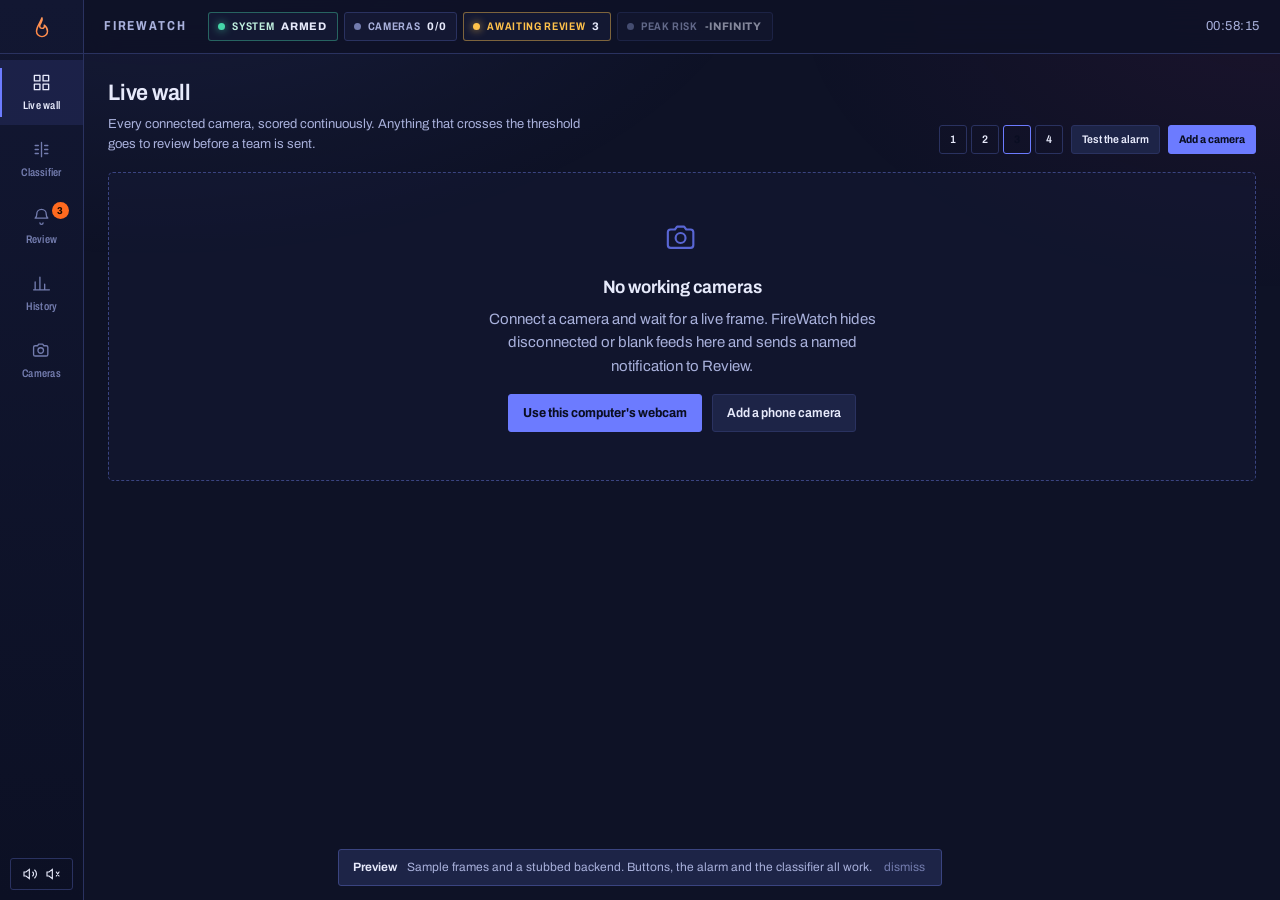
<file: firewatch/preview/live.html>
<!DOCTYPE html>
<html lang="en">
<head>
<meta charset="utf-8">
<meta name="viewport" content="width=device-width, initial-scale=1">
<title>Live wall � FireWatch</title>
<link rel="preconnect" href="https://fonts.googleapis.com">
<link rel="preconnect" href="https://fonts.gstatic.com" crossorigin>
<link href="https://fonts.googleapis.com/css2?family=Archivo:wdth,wght@62..125,100..900&display=swap" rel="stylesheet">
<style>
/* ==========================================================================
   FireWatch console
   Palette is the ironbow thermal ramp: cold indigo -> magenta -> ember ->
   flare -> white hot. Colour means one thing only, temperature, so a risk
   meter reads the same way as the thermal images the model works on.
   Type is one family (Archivo variable) using its width axis for hierarchy.
   ========================================================================== */

:root {
  color-scheme: dark;

  /* base */
  --deep:   #0E1226;
  --deep-2: #121732;
  --panel:  #171D3A;
  --panel-2:#1D2447;
  --edge:   #2A3260;
  --edge-hi:#3A4480;

  /* ironbow ramp */
  --cold:   #6C7BFF;
  --mag:    #C4237C;
  --ember:  #FF6A1F;
  --flare:  #FFC24B;
  --hot:    #FFF6D8;
  --ramp: linear-gradient(90deg,
      #2B3068 0%, #4A2A6B 16%, var(--mag) 40%,
      var(--ember) 66%, var(--flare) 85%, var(--hot) 100%);

  /* ink */
  --ink:    #E7EAFB;
  --ink-2:  #A9B1DC;
  --ink-3:  #737CAE;

  --ok:     #45D6A8;

  /* geometry: instruments are not pillowy */
  --r:      3px;
  --r-lg:   5px;
  --hair:   1px solid var(--edge);
  --rail:   84px;
  --bar:    54px;

  /* type scale, 15px base, ~1.25 ratio */
  --t-xs:   0.6875rem;
  --t-sm:   0.8125rem;
  --t-base: 0.9375rem;
  --t-md:   1.125rem;
  --t-lg:   1.4rem;
  --t-xl:   1.85rem;
  --t-2xl:  2.6rem;
  --t-3xl:  4rem;

  --ease: cubic-bezier(.22,.61,.36,1);
}

*, *::before, *::after { box-sizing: border-box; }

html, body { height: 100%; }

body {
  margin: 0;
  background: var(--deep);
  color: var(--ink);
  font-family: Archivo, "Archivo", system-ui, -apple-system, "Segoe UI", sans-serif;
  font-size: var(--t-base);
  font-variant-numeric: tabular-nums;
  line-height: 1.55;
  -webkit-font-smoothing: antialiased;
}

/* A faint cold field so the canvas reads as chromatic, not black. */
body::before {
  content: "";
  position: fixed;
  inset: 0;
  pointer-events: none;
  z-index: 0;
  background:
    radial-gradient(900px 500px at 12% -10%, rgba(108,123,255,.10), transparent 70%),
    radial-gradient(700px 420px at 100% 0%, rgba(196,35,124,.07), transparent 70%);
}

h1, h2, h3, h4 { margin: 0; font-weight: 650; letter-spacing: -0.01em; }
h1 { font-size: var(--t-lg); font-stretch: 92%; }
h2 { font-size: var(--t-md); font-stretch: 94%; }
h3 { font-size: var(--t-base); font-stretch: 96%; }
p  { margin: 0 0 .7em; max-width: 68ch; }
a  { color: var(--cold); text-decoration: none; }
a:hover { text-decoration: underline; }

:focus-visible {
  outline: 2px solid var(--cold);
  outline-offset: 2px;
  border-radius: 2px;
}

.mono   { font-variant-numeric: tabular-nums; letter-spacing: .01em; }
.dim    { color: var(--ink-2); }
.dimmer { color: var(--ink-3); }
.tiny   { font-size: var(--t-xs); }
.rule   { border: 0; border-top: var(--hair); margin: 16px 0 12px; }
.sr {
  position: absolute; width: 1px; height: 1px; overflow: hidden;
  clip: rect(0 0 0 0); white-space: nowrap;
}

/* ==========================================================================
   Shell
   ========================================================================== */
.app { position: relative; z-index: 1; min-height: 100%; padding-left: var(--rail); }

/* --- left rail ------------------------------------------------------------ */
.rail {
  position: fixed; inset: 0 auto 0 0; width: var(--rail); z-index: 40;
  display: flex; flex-direction: column; align-items: stretch;
  background: linear-gradient(180deg, var(--deep-2), #0C1024);
  border-right: var(--hair);
}

.rail__mark {
  height: var(--bar); display: grid; place-items: center;
  border-bottom: var(--hair);
}
.rail__mark svg { width: 22px; height: 22px; display: block; }

.rail__nav { display: flex; flex-direction: column; padding: 6px 0; gap: 2px; }

.navlink {
  position: relative; display: grid; gap: 5px; justify-items: center;
  padding: 13px 4px 11px; color: var(--ink-3);
  font-size: var(--t-xs); font-stretch: 78%; font-weight: 600;
  letter-spacing: .02em; text-align: center;
  transition: color .16s var(--ease), background .16s var(--ease);
}
.navlink svg { width: 19px; height: 19px; }
.navlink:hover { color: var(--ink); background: rgba(108,123,255,.07); text-decoration: none; }
.navlink[aria-current="page"] { color: var(--ink); background: rgba(108,123,255,.11); }
.navlink[aria-current="page"]::before {
  content: ""; position: absolute; left: 0; top: 8px; bottom: 8px; width: 2px;
  background: var(--cold);
}
.navlink__badge {
  position: absolute; top: 8px; right: 14px; min-width: 17px; height: 17px;
  padding: 0 4px; border-radius: 9px; display: grid; place-items: center;
  background: var(--ember); color: #1A0A00;
  font-size: 10px; font-weight: 800; font-stretch: 88%;
}
.navlink__badge[hidden] { display: none; }

.rail__foot { margin-top: auto; padding: 10px; display: grid; gap: 6px; }

/* --- status strip: borrowed from a fire panel annunciator ----------------- */
.strip {
  position: sticky; top: 0; z-index: 30; height: var(--bar);
  display: flex; align-items: center; gap: 22px; padding: 0 20px;
  background: rgba(14,18,38,.88);
  backdrop-filter: blur(14px);
  border-bottom: var(--hair);
}
.strip__title { font-size: var(--t-sm); font-stretch: 80%; font-weight: 700;
  letter-spacing: .14em; text-transform: uppercase; color: var(--ink-2); }
.strip__lamps { display: flex; align-items: center; gap: 6px; }
.strip__right { margin-left: auto; display: flex; align-items: center; gap: 14px; }
.strip__clock { font-size: var(--t-sm); color: var(--ink-2); letter-spacing: .04em; }

.lamp {
  display: inline-flex; align-items: center; gap: 7px;
  padding: 5px 10px 5px 9px; border: var(--hair); border-radius: var(--r);
  background: rgba(23,29,58,.7);
  font-size: var(--t-xs); font-stretch: 82%; font-weight: 650;
  letter-spacing: .06em; text-transform: uppercase; color: var(--ink-2);
  white-space: nowrap;
}
.lamp__dot {
  width: 7px; height: 7px; border-radius: 50%;
  background: var(--ink-3); box-shadow: 0 0 0 0 transparent;
}
.lamp b { color: var(--ink); font-weight: 750; font-stretch: 100%; }
.lamp--on   { border-color: rgba(69,214,168,.4); color: #BFF0DF; }
.lamp--on   .lamp__dot { background: var(--ok); box-shadow: 0 0 9px rgba(69,214,168,.8); }
.lamp--warn { border-color: rgba(255,194,75,.45); color: var(--flare); }
.lamp--warn .lamp__dot { background: var(--flare); box-shadow: 0 0 9px rgba(255,194,75,.85); }
.lamp--hot  { border-color: rgba(255,106,31,.55); color: #FFCBA8;
  background: rgba(255,106,31,.12); }
.lamp--hot  .lamp__dot { background: var(--ember);
  box-shadow: 0 0 10px rgba(255,106,31,.9); animation: blink 1s steps(2) infinite; }
.lamp--off  { opacity: .55; }

@keyframes blink { 50% { opacity: .25; } }

/* --- page ---------------------------------------------------------------- */
.page { padding: 22px 24px 60px; }
.page__head {
  display: flex; align-items: flex-end; gap: 18px; flex-wrap: wrap;
  margin-bottom: 18px;
}
.page__head p { color: var(--ink-2); font-size: var(--t-sm); margin: 3px 0 0; }
.page__tools { margin-left: auto; display: flex; align-items: center; gap: 8px; }

/* ==========================================================================
   Panels, buttons, fields
   ========================================================================== */
.panel {
  background: var(--panel);
  border: var(--hair);
  border-radius: var(--r-lg);
}
.panel__head {
  display: flex; align-items: center; gap: 12px;
  padding: 12px 15px; border-bottom: var(--hair);
}
.panel__head h2, .panel__head h3 { margin-right: auto; }
.panel__body { padding: 15px; }

.btn {
  display: inline-flex; align-items: center; justify-content: center; gap: 7px;
  padding: 8px 14px; border: var(--hair); border-radius: var(--r);
  background: var(--panel-2); color: var(--ink);
  font: inherit; font-size: var(--t-sm); font-weight: 620; font-stretch: 92%;
  cursor: pointer; white-space: nowrap;
  transition: background .15s var(--ease), border-color .15s var(--ease),
              transform .08s var(--ease);
}
.btn:hover:not(:disabled) { background: #232B54; border-color: var(--edge-hi); }
.btn:active:not(:disabled) { transform: translateY(1px); }
.btn:disabled { opacity: .45; cursor: not-allowed; }
.btn svg { width: 15px; height: 15px; }

.btn--primary {
  background: var(--cold); border-color: var(--cold); color: #0A0E22; font-weight: 720;
}
.btn--primary:hover:not(:disabled) { background: #8492FF; border-color: #8492FF; }
.btn--dispatch {
  background: var(--ember); border-color: var(--ember); color: #240A00;
  font-weight: 750;
}
.btn--dispatch:hover:not(:disabled) { background: #FF8340; border-color: #FF8340; }
.btn--ghost { background: transparent; }
.btn--sm { padding: 5px 10px; font-size: var(--t-xs); }
.btn--icon { padding: 7px; }
.btn--icon svg { width: 16px; height: 16px; }
.btn--block { width: 100%; }

.field { display: grid; gap: 5px; }
.field > span {
  font-size: var(--t-xs); font-stretch: 82%; font-weight: 650;
  letter-spacing: .05em; color: var(--ink-2);
}
.field small { color: var(--ink-3); font-size: var(--t-xs); }

input[type=text], input[type=number], input[type=url], select, textarea {
  width: 100%; padding: 9px 11px;
  background: var(--deep-2); color: var(--ink);
  border: var(--hair); border-radius: var(--r);
  font: inherit; font-size: var(--t-sm);
}
input::placeholder { color: var(--ink-3); }
input:focus, select:focus, textarea:focus {
  outline: none; border-color: var(--cold);
  box-shadow: 0 0 0 3px rgba(108,123,255,.16);
}

.row { display: flex; gap: 10px; align-items: end; flex-wrap: wrap; }
.grid-2 { display: grid; grid-template-columns: 1fr 1fr; gap: 14px; }

.chip {
  display: inline-flex; align-items: center; gap: 6px;
  padding: 3px 8px; border-radius: 999px; border: var(--hair);
  font-size: var(--t-xs); font-stretch: 84%; font-weight: 650; color: var(--ink-2);
}
.chip--rgb     { border-color: rgba(108,123,255,.5); color: #B9C1FF; }
.chip--thermal { border-color: rgba(255,106,31,.5); color: #FFBE94; }

/* verdict colours follow the ramp: cold verdicts are literally cold */
.v-fire          { color: var(--flare); }
.v-heat_no_flame { color: var(--ember); }
.v-needs_review, .v-rgb_only { color: #E86BB0; }
.v-flame_no_heat { color: var(--cold); }
.v-clear         { color: var(--ok); }

.tag {
  display: inline-flex; align-items: center; gap: 6px;
  padding: 4px 9px; border-radius: var(--r);
  font-size: var(--t-xs); font-stretch: 84%; font-weight: 700;
  letter-spacing: .03em; border: 1px solid currentColor;
}
.tag::before {
  content: ""; width: 6px; height: 6px; border-radius: 50%;
  background: currentColor;
}

/* ==========================================================================
   Risk meter -- the ramp is anchored to the full track and clipped, so the
   colour at the tip always corresponds to the real value.
   ========================================================================== */
.meter { position: relative; height: 5px; border-radius: 3px;
  background: rgba(255,255,255,.07); overflow: hidden; }
.meter__fill {
  position: absolute; inset: 0; background: var(--ramp);
  clip-path: inset(0 calc(100% - var(--v, 0) * 100%) 0 0);
  transition: clip-path .45s var(--ease);
}
.meter__tick {
  position: absolute; top: -2px; bottom: -2px; width: 1px;
  left: calc(var(--t, .62) * 100%);
  background: rgba(255,255,255,.5);
}
.meter--tall { height: 9px; border-radius: var(--r); }

.readout {
  font-stretch: 112%; font-weight: 700; letter-spacing: -0.02em;
  font-variant-numeric: tabular-nums; line-height: 1;
}

/* ==========================================================================
   Live wall
   ========================================================================== */
.wall {
  display: grid; gap: 12px;
  grid-template-columns: repeat(var(--cols, 3), minmax(0, 1fr));
}
@media (max-width: 1180px) { .wall { --cols: 2 !important; } }
@media (max-width: 720px)  { .wall { --cols: 1 !important; } }

.tile {
  position: relative; border: var(--hair); border-radius: var(--r-lg);
  background: #0A0D1E; overflow: hidden;
  transition: border-color .3s var(--ease);
}
.tile[data-level="2"] { border-color: rgba(196,35,124,.6); }
.tile[data-level="3"] { border-color: rgba(255,106,31,.7); }
.tile[data-level="4"] { border-color: var(--flare);
  box-shadow: 0 0 0 1px var(--flare), 0 0 26px rgba(255,194,75,.28); }

.tile__view { position: relative; aspect-ratio: 4 / 3; background: #07091A; }
.tile__view img { width: 100%; height: 100%; object-fit: cover; display: block; }

.tile__bar {
  position: absolute; inset: 0 0 auto 0; display: flex; align-items: center;
  gap: 8px; padding: 9px 11px;
  background: linear-gradient(180deg, rgba(7,9,26,.9), transparent);
}
.tile__name {
  font-size: var(--t-sm); font-weight: 680; font-stretch: 90%;
  text-shadow: 0 1px 4px rgba(0,0,0,.8);
}
.tile__where { font-size: var(--t-xs); color: var(--ink-2); }
.tile__acts { margin-left: auto; display: flex; gap: 5px; opacity: 0; transition: opacity .15s; }
.tile:hover .tile__acts, .tile:focus-within .tile__acts { opacity: 1; }
.tile__acts .btn { background: rgba(10,13,30,.75); backdrop-filter: blur(6px); }

.tile__foot {
  display: grid; gap: 7px; padding: 9px 11px;
  border-top: var(--hair); background: var(--panel);
}
.tile__nums {
  display: flex; align-items: baseline; gap: 8px;
  font-size: var(--t-xs); color: var(--ink-3);
}
.tile__risk { font-size: var(--t-md); }
.tile__nums .sep { margin-left: auto; }

.tile__blank {
  position: absolute; inset: 0; display: grid; place-content: center;
  justify-items: center; gap: 9px; text-align: center; padding: 18px;
  color: var(--ink-3); font-size: var(--t-sm);
}
.tile__blank svg { width: 26px; height: 26px; opacity: .5; }

.dot {
  width: 7px; height: 7px; border-radius: 50%; flex: none;
  background: var(--ink-3);
}
.dot--online  { background: var(--ok); box-shadow: 0 0 8px rgba(69,214,168,.85); }
.dot--connecting { background: var(--flare); animation: blink 1.1s steps(2) infinite; }
.dot--offline { background: #E14B5A; }
.dot--disabled { background: var(--ink-3); }

/* full-bleed single camera */
.tile--focus { position: fixed; inset: var(--bar) 0 0 var(--rail); z-index: 35;
  border-radius: 0; border: none; }
.tile--focus .tile__view { aspect-ratio: auto; height: calc(100% - 58px); }

/* empty state */
.empty {
  border: 1px dashed var(--edge-hi); border-radius: var(--r-lg);
  padding: 48px 26px; text-align: center;
  background: rgba(23,29,58,.4);
}
.empty svg { width: 34px; height: 34px; color: var(--cold); opacity: .8; }
.empty h2 { margin: 12px 0 6px; }
.empty p { margin: 0 auto 16px; color: var(--ink-2); max-width: 46ch; }

/* ==========================================================================
   Classifier
   ========================================================================== */
.pair { display: grid; grid-template-columns: 1fr 1fr; gap: 14px; }
@media (max-width: 900px) { .pair { grid-template-columns: 1fr; } }

.drop {
  position: relative; border: 1px dashed var(--edge-hi); border-radius: var(--r-lg);
  background: var(--panel); overflow: hidden;
  transition: border-color .18s var(--ease), background .18s var(--ease);
}
.drop.is-over { border-color: var(--cold); background: rgba(108,123,255,.09); }
.drop--rgb.has-file     { border-style: solid; border-color: rgba(108,123,255,.45); }
.drop--thermal.has-file { border-style: solid; border-color: rgba(255,106,31,.45); }

.drop__head {
  display: flex; align-items: center; gap: 9px; padding: 11px 13px;
  border-bottom: var(--hair);
}
.drop__head h3 { margin-right: auto; }
.drop__zone {
  position: relative; aspect-ratio: 4 / 3; display: grid; place-content: center;
  justify-items: center; gap: 8px; padding: 20px; text-align: center;
  cursor: pointer; color: var(--ink-3); font-size: var(--t-sm);
}
.drop__zone svg { width: 28px; height: 28px; opacity: .55; }
.drop__zone img {
  position: absolute; inset: 0; width: 100%; height: 100%;
  object-fit: contain; background: #07091A;
}
.drop__zone input { display: none; }
.drop__meta {
  display: flex; align-items: center; gap: 10px; padding: 9px 13px;
  border-top: var(--hair); font-size: var(--t-xs); color: var(--ink-3);
  min-height: 36px;
}
.drop__meta .btn { margin-left: auto; }

.gauge { display: grid; gap: 6px; padding: 11px 13px; border-top: var(--hair); }
.gauge__top { display: flex; align-items: baseline; gap: 8px; font-size: var(--t-xs);
  color: var(--ink-2); }
.gauge__val { margin-left: auto; font-size: var(--t-md); }

/* verdict slab: the one loud moment on this page */
.verdict {
  position: relative; overflow: hidden;
  border: var(--hair); border-radius: var(--r-lg);
  background: var(--panel); padding: 20px 22px;
}
.verdict::after {
  content: ""; position: absolute; inset: auto 0 0 0; height: 2px;
  background: var(--ramp);
  clip-path: inset(0 calc(100% - var(--v, 0) * 100%) 0 0);
  transition: clip-path .5s var(--ease);
}
.verdict[data-verdict="fire"] {
  background: radial-gradient(680px 220px at 8% 0%, rgba(255,106,31,.2), transparent 72%), var(--panel);
  border-color: rgba(255,194,75,.5);
}
.verdict[data-verdict="flame_no_heat"] {
  background: radial-gradient(680px 220px at 8% 0%, rgba(108,123,255,.16), transparent 72%), var(--panel);
}
.verdict__row { display: flex; align-items: center; gap: 20px; flex-wrap: wrap; }
.verdict__label {
  font-size: var(--t-2xl); font-stretch: 108%; font-weight: 720;
  letter-spacing: -.02em; line-height: 1.05;
}
.verdict__score { margin-left: auto; text-align: right; }
.verdict__score .readout { font-size: var(--t-3xl); }
.verdict__score span { display: block; font-size: var(--t-xs); color: var(--ink-3);
  font-stretch: 82%; letter-spacing: .08em; }
.verdict p { margin: 10px 0 0; color: var(--ink-2); font-size: var(--t-sm); }

/* decision path: a real sequence, so numbering is earned */
.path { display: grid; gap: 0; counter-reset: step; }
.path__item {
  display: grid; grid-template-columns: 26px 1fr auto; align-items: center;
  gap: 12px; padding: 11px 2px; border-bottom: var(--hair);
}
.path__item:last-child { border-bottom: none; }
.path__item::before {
  counter-increment: step; content: counter(step);
  width: 22px; height: 22px; border-radius: 50%; display: grid; place-items: center;
  border: var(--hair); font-size: 10px; font-weight: 750; color: var(--ink-3);
}
.path__item[data-pass="1"]::before { border-color: var(--flare); color: var(--flare); }
.path__test { font-size: var(--t-sm); font-weight: 620; }
.path__note { display: block; color: var(--ink-3); font-size: var(--t-xs); font-weight: 450; }
.path__num { font-size: var(--t-sm); color: var(--ink-2); text-align: right; white-space: nowrap; }
.path__num b { color: var(--ink); }

/* the 2x2 that explains why one channel is not enough */
.matrix { display: grid; grid-template-columns: auto 1fr 1fr; gap: 1px;
  background: var(--edge); border: var(--hair); border-radius: var(--r-lg);
  overflow: hidden; }
.matrix > * { background: var(--panel); padding: 13px 14px; }
.matrix__corner { background: var(--deep-2); }
.matrix__h {
  background: var(--deep-2); font-size: var(--t-xs); font-stretch: 82%;
  font-weight: 700; letter-spacing: .06em; color: var(--ink-2);
}
.matrix__side {
  background: var(--deep-2); font-size: var(--t-xs); font-stretch: 82%;
  font-weight: 700; letter-spacing: .06em; color: var(--ink-2);
  display: grid; align-content: center; min-width: 116px;
}
.matrix__cell { display: grid; gap: 4px; align-content: start; transition: background .3s var(--ease); }
.matrix__cell strong { font-size: var(--t-sm); font-stretch: 96%; }
.matrix__cell span { font-size: var(--t-xs); color: var(--ink-3); line-height: 1.45; }
.matrix__cell.is-now {
  background: var(--panel-2);
  box-shadow: inset 0 0 0 1px var(--flare);
}
.matrix__cell.is-now strong { color: var(--flare); }

/* ==========================================================================
   Review queue
   ========================================================================== */
.queue { display: grid; gap: 13px; }

.alert {
  display: grid; grid-template-columns: 300px 1fr; gap: 0;
  border: var(--hair); border-radius: var(--r-lg); overflow: hidden;
  background: var(--panel);
}
@media (max-width: 860px) { .alert { grid-template-columns: 1fr; } }
.alert[data-sev="4"] { border-color: rgba(255,194,75,.5); }
.alert[data-sev="3"] { border-color: rgba(255,106,31,.45); }

.alert__shots { display: grid; grid-template-rows: 1fr 1fr; background: #07091A;
  border-right: var(--hair); }
.alert__shot { position: relative; aspect-ratio: 16/9; }
.alert__shot img { width: 100%; height: 100%; object-fit: cover; display: block; }
.alert__shot figcaption {
  position: absolute; left: 7px; bottom: 6px; padding: 2px 7px; border-radius: 2px;
  background: rgba(7,9,26,.82); font-size: 10px; font-stretch: 84%; font-weight: 700;
  letter-spacing: .06em; color: var(--ink-2);
}
.alert__shot--none { display: grid; place-items: center; color: var(--ink-3);
  font-size: var(--t-xs); text-align: center; padding: 12px; }

.alert__body { display: grid; gap: 12px; padding: 15px 17px; align-content: start; }
.alert__top { display: flex; align-items: flex-start; gap: 12px; flex-wrap: wrap; }
.alert__what { display: grid; gap: 3px; }
.alert__what strong { font-size: var(--t-md); font-stretch: 98%; }
.alert__where { font-size: var(--t-sm); color: var(--ink-2); }
.alert__score { margin-left: auto; text-align: right; }
.alert__score .readout { font-size: var(--t-xl); }
.alert__score span { display: block; font-size: 10px; color: var(--ink-3);
  letter-spacing: .07em; font-stretch: 82%; }

.alert__split { display: flex; gap: 22px; flex-wrap: wrap; }
.alert__split > div { min-width: 130px; flex: 1; }
.alert__reason { font-size: var(--t-sm); color: var(--ink-2); margin: 0; }
.alert__acts { display: flex; gap: 8px; align-items: center; flex-wrap: wrap;
  border-top: var(--hair); margin-top: 2px; padding-top: 12px; }
.alert__acts .spacer { margin-left: auto; }

.decided { opacity: .72; }

/* ==========================================================================
   Tables and charts
   ========================================================================== */
.table { width: 100%; border-collapse: collapse; font-size: var(--t-sm); }
.table th {
  text-align: left; padding: 9px 12px; border-bottom: var(--hair);
  font-size: var(--t-xs); font-stretch: 80%; font-weight: 700;
  letter-spacing: .07em; color: var(--ink-3); white-space: nowrap;
}
.table td { padding: 10px 12px; border-bottom: 1px solid rgba(42,50,96,.55); }
.table tbody tr:hover { background: rgba(108,123,255,.05); }
.table tbody tr:last-child td { border-bottom: none; }
.table .num { text-align: right; font-variant-numeric: tabular-nums; }

.stats { display: grid; grid-template-columns: repeat(auto-fit, minmax(150px, 1fr));
  gap: 12px; }
.stat { border: var(--hair); border-radius: var(--r-lg); background: var(--panel);
  padding: 14px 15px; display: grid; gap: 4px; }
.stat__n { font-size: var(--t-xl); }
.stat__k { font-size: var(--t-xs); font-stretch: 82%; letter-spacing: .06em;
  color: var(--ink-3); }

.bars { display: grid; gap: 9px; }
.bar { display: grid; grid-template-columns: 108px 1fr 44px; gap: 11px;
  align-items: center; font-size: var(--t-sm); }
.bar__k { color: var(--ink-2); overflow: hidden; text-overflow: ellipsis;
  white-space: nowrap; }
.bar__track { height: 8px; border-radius: var(--r); background: rgba(255,255,255,.06);
  overflow: hidden; }
.bar__fill { height: 100%; background: var(--ramp);
  clip-path: inset(0 calc(100% - var(--v,0) * 100%) 0 0); }
.bar__n { text-align: right; color: var(--ink-2); }

.spark { display: flex; align-items: flex-end; gap: 4px; height: 84px; }
.spark__col { flex: 1; display: grid; gap: 4px; justify-items: center;
  align-content: end; height: 100%; }
.spark__stack { width: 100%; display: flex; flex-direction: column-reverse;
  justify-content: flex-start; height: 100%; }
.spark__seg { width: 100%; border-radius: 2px 2px 0 0; }
.spark__seg--d { background: var(--ember); }
.spark__seg--x { background: rgba(108,123,255,.55); }
.spark__seg--p { background: rgba(255,194,75,.75); }
.spark__k { font-size: 10px; color: var(--ink-3); }

.legend { display: flex; gap: 14px; flex-wrap: wrap; font-size: var(--t-xs);
  color: var(--ink-2); }
.legend i { width: 9px; height: 9px; border-radius: 2px; display: inline-block;
  margin-right: 5px; }

/* ==========================================================================
   Alarm takeover -- the one place the console gets loud
   ========================================================================== */
.alarm {
  position: fixed; inset: 0; z-index: 90; display: none;
  place-content: center; padding: 26px;
  background: radial-gradient(1100px 640px at 50% 12%, rgba(255,106,31,.3), transparent 72%),
              rgba(10,5,2,.94);
  backdrop-filter: blur(7px);
}
.alarm.is-on { display: grid; }
.alarm::before {
  content: ""; position: absolute; inset: 0; pointer-events: none;
  box-shadow: inset 0 0 0 3px var(--ember), inset 0 0 90px rgba(255,106,31,.5);
  animation: alarmpulse 1.15s ease-in-out infinite;
}
@keyframes alarmpulse {
  0%, 100% { opacity: .35; }
  50%      { opacity: 1; }
}

.alarm__card {
  position: relative; width: min(880px, 100%);
  border: 1px solid rgba(255,194,75,.5); border-radius: 6px;
  background: linear-gradient(180deg, #221206, #150B04);
  padding: 26px 28px; display: grid; gap: 18px;
}
.alarm__kicker {
  display: flex; align-items: center; gap: 10px;
  font-size: var(--t-xs); font-stretch: 82%; font-weight: 750;
  letter-spacing: .16em; text-transform: uppercase; color: var(--flare);
}
.alarm__kicker .lamp__dot { background: var(--flare);
  box-shadow: 0 0 12px var(--flare); animation: blink .7s steps(2) infinite; }
.alarm__title {
  font-size: clamp(2.2rem, 6vw, 3.6rem); font-stretch: 112%; font-weight: 750;
  letter-spacing: -.03em; line-height: .98; color: var(--hot);
}
.alarm__where { font-size: var(--t-md); color: #FFD9B8; }
.alarm__shots { display: grid; grid-template-columns: 1fr 1fr; gap: 10px; }
.alarm__shots figure { margin: 0; border: 1px solid rgba(255,194,75,.28);
  border-radius: var(--r); overflow: hidden; background: #0A0603; }
.alarm__shots img { width: 100%; aspect-ratio: 4/3; object-fit: cover; display: block; }
.alarm__shots figcaption { padding: 5px 9px; font-size: 10px; font-stretch: 84%;
  font-weight: 700; letter-spacing: .06em; color: #FFC79E; }
.alarm__nums { display: flex; gap: 26px; flex-wrap: wrap; }
.alarm__num span { display: block; font-size: var(--t-xs); color: #C89B79;
  letter-spacing: .07em; font-stretch: 82%; }
.alarm__num b { font-size: var(--t-lg); font-stretch: 108%; color: var(--hot); }
.alarm__acts { display: flex; gap: 10px; align-items: center; flex-wrap: wrap; }
.alarm__acts .btn--ghost { color: #FFD9B8; border-color: rgba(255,194,75,.35); }
.alarm__acts .spacer { margin-left: auto; }
.alarm__note { font-size: var(--t-xs); color: #C89B79; max-width: 60ch; }

/* ==========================================================================
   Modal, toasts
   ========================================================================== */
.modal {
  position: fixed; inset: 0; z-index: 80; display: none;
  place-items: center; padding: 22px;
  background: rgba(6,8,20,.74); backdrop-filter: blur(5px);
}
.modal.is-on { display: grid; }
.modal__card {
  width: min(560px, 100%); background: var(--panel);
  border: var(--hair); border-radius: 6px;
  animation: pop .18s var(--ease);
}
@keyframes pop { from { transform: translateY(8px) scale(.99); opacity: 0; } }
.modal__head { display: flex; align-items: center; gap: 12px; padding: 15px 17px;
  border-bottom: var(--hair); }
.modal__head h2 { margin-right: auto; }
.modal__body { padding: 17px; display: grid; gap: 13px; }
.modal__foot { display: flex; gap: 9px; padding: 14px 17px; border-top: var(--hair); }
.modal__foot .spacer { margin-left: auto; }

.toasts { position: fixed; right: 16px; bottom: 16px; z-index: 95;
  display: grid; gap: 8px; justify-items: end; }
.toast {
  display: flex; align-items: center; gap: 9px;
  padding: 10px 14px; border-radius: var(--r);
  background: var(--panel-2); border: var(--hair); color: var(--ink);
  font-size: var(--t-sm); max-width: 380px;
  animation: pop .16s var(--ease);
}
.toast--bad { border-color: rgba(225,75,90,.6); }
.toast--good { border-color: rgba(69,214,168,.5); }

.hint {
  border-left: 2px solid var(--cold); background: rgba(108,123,255,.07);
  padding: 11px 14px; border-radius: 0 var(--r) var(--r) 0;
  font-size: var(--t-sm); color: var(--ink-2);
}
.hint code { background: rgba(0,0,0,.35); padding: 1px 5px; border-radius: 2px;
  font-size: .95em; color: var(--ink); }
.hint strong { color: var(--ink); }

.notice {
  border: 1px solid rgba(255,194,75,.4); background: rgba(255,194,75,.08);
  color: #FFDFA8; padding: 11px 14px; border-radius: var(--r);
  font-size: var(--t-sm); margin-bottom: 16px;
}

/* --- responsive ---------------------------------------------------------- */
@media (max-width: 760px) {
  :root { --rail: 0px; }
  .rail {
    inset: auto 0 0 0; width: 100%; height: 58px; flex-direction: row;
    border-right: none; border-top: var(--hair);
  }
  .rail__mark, .rail__foot { display: none; }
  .rail__nav { flex-direction: row; flex: 1; padding: 0; }
  .navlink { flex: 1; padding: 9px 2px; }
  .navlink[aria-current="page"]::before { inset: 0 8px auto 8px; width: auto; height: 2px; }
  .app { padding-left: 0; padding-bottom: 58px; }
  .page { padding: 16px 14px 40px; }
  .strip { gap: 12px; padding: 0 14px; overflow-x: auto; }
  .strip__title { display: none; }
  .tile--focus { inset: var(--bar) 0 58px 0; }
  .matrix { grid-template-columns: 1fr; }
  .matrix__corner, .matrix__h { display: none; }
  .matrix__side { min-width: 0; }
}

@media (prefers-reduced-motion: reduce) {
  *, *::before, *::after {
    animation-duration: .001ms !important; animation-iteration-count: 1 !important;
    transition-duration: .001ms !important;
  }
  .alarm::before { opacity: 1; }
}

</style>
<link rel="icon" href="data:image/svg+xml,%3Csvg xmlns='http://www.w3.org/2000/svg' viewBox='0 0 32 32'%3E%3Cpath d='M16 3c2 6-3.5 7.5-3.5 12A3.5 3.5 0 0 0 16 18.5c2.5 0 4-2 3.5-4.5 3.5 2.5 4.5 5.5 4.5 8.5a8 8 0 0 1-16 0C8 17 12.5 12 16 3z' fill='%23FF6A1F'/%3E%3C/svg%3E">
</head>
<body>

<nav class="rail" aria-label="Sections">
  <div class="rail__mark" title="FireWatch">
    <svg viewBox="0 0 24 24" fill="none" aria-hidden="true">
      <path d="M12 2c1.5 4.5-2.5 5.5-2.5 9A2.5 2.5 0 0 0 12 13.5c2 0 3-1.5 2.5-3.5 2.5 2 3.5 4.2 3.5 6.5a6 6 0 0 1-12 0C6 12 9.5 8.5 12 2z"
            stroke="url(#g)" stroke-width="1.6" stroke-linejoin="round"/>
      <defs><linearGradient id="g" x1="6" y1="22" x2="18" y2="2">
        <stop stop-color="#6C7BFF"/><stop offset=".55" stop-color="#FF6A1F"/>
        <stop offset="1" stop-color="#FFF6D8"/>
      </linearGradient></defs>
    </svg>
  </div>

  <div class="rail__nav">
    
    <a class="navlink" href="live.html"
       aria-current="page">
      <svg viewBox="0 0 24 24" fill="none" stroke="currentColor" stroke-width="1.7"
           stroke-linecap="round" stroke-linejoin="round" aria-hidden="true">
        <path d="M3 3h7v7H3zM14 3h7v7h-7zM3 14h7v7H3zM14 14h7v7h-7z"/>
      </svg>
      Live wall
      
    </a>
    
    <a class="navlink" href="classifier.html"
       >
      <svg viewBox="0 0 24 24" fill="none" stroke="currentColor" stroke-width="1.7"
           stroke-linecap="round" stroke-linejoin="round" aria-hidden="true">
        <path d="M12 3v18M4 7h4M4 12h4M4 17h4M16 7h4M16 12h4M16 17h4"/>
      </svg>
      Classifier
      
    </a>
    
    <a class="navlink" href="review.html"
       >
      <svg viewBox="0 0 24 24" fill="none" stroke="currentColor" stroke-width="1.7"
           stroke-linecap="round" stroke-linejoin="round" aria-hidden="true">
        <path d="M12 3a6 6 0 0 0-6 6c0 4-2 5-2 5h16s-2-1-2-5a6 6 0 0 0-6-6zM10 20a2 2 0 0 0 4 0"/>
      </svg>
      Review
      
      <span class="navlink__badge" data-badge-pending
            >3</span>
      
    </a>
    
    <a class="navlink" href="history.html"
       >
      <svg viewBox="0 0 24 24" fill="none" stroke="currentColor" stroke-width="1.7"
           stroke-linecap="round" stroke-linejoin="round" aria-hidden="true">
        <path d="M4 20V10M10 20V4M16 20v-7M22 20H2"/>
      </svg>
      History
      
    </a>
    
    <a class="navlink" href="cameras.html"
       >
      <svg viewBox="0 0 24 24" fill="none" stroke="currentColor" stroke-width="1.7"
           stroke-linecap="round" stroke-linejoin="round" aria-hidden="true">
        <path d="M2 8a2 2 0 0 1 2-2h3l1.5-2h5L15 6h3a2 2 0 0 1 2 2v9a2 2 0 0 1-2 2H4a2 2 0 0 1-2-2zM11 15.5a3.5 3.5 0 1 0 0-7 3.5 3.5 0 0 0 0 7z"/>
      </svg>
      Cameras
      
    </a>
    
  </div>

  <div class="rail__foot">
    <button class="btn btn--icon btn--ghost" data-mute type="button"
            aria-pressed="false" title="Mute the alarm sound">
      <svg data-icon-on viewBox="0 0 24 24" fill="none" stroke="currentColor"
           stroke-width="1.7" stroke-linecap="round" aria-hidden="true">
        <path d="M11 5 6 9H3v6h3l5 4zM16 9a4 4 0 0 1 0 6M19 6a8 8 0 0 1 0 12"/>
      </svg>
      <svg data-icon-off viewBox="0 0 24 24" fill="none" stroke="currentColor"
           stroke-width="1.7" stroke-linecap="round" aria-hidden="true" hidden>
        <path d="M11 5 6 9H3v6h3l5 4zM17 9l4 6M21 9l-4 6"/>
      </svg>
      <span class="sr" data-mute-label>Sound on</span>
    </button>
  </div>
</nav>

<div class="app">
  <header class="strip">
    <span class="strip__title">FireWatch</span>
    <div class="strip__lamps">
      <span class="lamp lamp--off" id="lampArmed"><i class="lamp__dot"></i>System <b>�</b></span>
      <span class="lamp" id="lampCams"><i class="lamp__dot"></i>Cameras <b>0/0</b></span>
      <span class="lamp lamp--off" id="lampPending"><i class="lamp__dot"></i>Awaiting review <b>0</b></span>
      <span class="lamp lamp--off" id="lampPeak"><i class="lamp__dot"></i>Peak risk <b>0.00</b></span>
    </div>
    <div class="strip__right">
      <span class="strip__clock mono" id="clock">--:--:--</span>
    </div>
  </header>

  

  <main class="page">
<div class="page__head">
  <div>
    <h1>Live wall</h1>
    <p>Every connected camera, scored continuously. Anything that crosses the
       threshold goes to review before a team is sent.</p>
  </div>
  <div class="page__tools">
    <div class="row" style="gap:4px" role="group" aria-label="Cameras per row">
      
      <button class="btn btn--sm btn--ghost" data-cols="1" type="button">1</button>
      
      <button class="btn btn--sm btn--ghost" data-cols="2" type="button">2</button>
      
      <button class="btn btn--sm btn--ghost" data-cols="3" type="button">3</button>
      
      <button class="btn btn--sm btn--ghost" data-cols="4" type="button">4</button>
      
    </div>
    <button class="btn btn--sm" id="testAlert" type="button" title="Queue a fake alert to rehearse the alarm">
      Test the alarm
    </button>
    <a class="btn btn--sm btn--primary" href="/cameras">Add a camera</a>
  </div>
</div>



<div class="empty">
  <svg viewBox="0 0 24 24" fill="none" stroke="currentColor" stroke-width="1.5"
       stroke-linecap="round" stroke-linejoin="round" aria-hidden="true">
    <path d="M2 8a2 2 0 0 1 2-2h3l1.5-2h5L15 6h3a2 2 0 0 1 2 2v9a2 2 0 0 1-2 2H4a2 2 0 0 1-2-2z"/>
    <circle cx="11" cy="12" r="3.5"/>
  </svg>
    <h2>No working cameras</h2>
    <p>Connect a camera and wait for a live frame. FireWatch hides disconnected or
      blank feeds here and sends a named notification to Review.</p>
  <div class="row" style="justify-content:center">
    <button class="btn btn--primary" id="quickLocal" type="button">Use this computer's webcam</button>
    <a class="btn" href="/cameras">Add a phone camera</a>
  </div>
</div>

</main>
</div>


<div class="alarm" id="alarm" role="alertdialog" aria-modal="true"
     aria-labelledby="alarmTitle" aria-hidden="true">
  <div class="alarm__card">
    <div class="alarm__kicker"><i class="lamp__dot"></i>Fire alert � waiting on you</div>
    <div>
      <div class="alarm__title" id="alarmTitle">Fire confirmed</div>
      <div class="alarm__where" id="alarmWhere"></div>
    </div>

    <div class="alarm__shots">
      <figure id="alarmRgbShot"></figure>
      <figure id="alarmThermalShot"></figure>
    </div>

    <div class="alarm__nums">
      <div class="alarm__num"><span>Fused</span><b class="readout" id="alarmFused">0.00</b></div>
      <div class="alarm__num"><span>Visible</span><b class="readout" id="alarmRgb">0.00</b></div>
      <div class="alarm__num"><span>Thermal</span><b class="readout" id="alarmThermal">0.00</b></div>
      <div class="alarm__num"><span>Detected at</span><b class="readout" id="alarmTime">--:--</b></div>
    </div>

    <p class="alarm__note" id="alarmReason"></p>

    <div class="alarm__acts">
      <button class="btn btn--dispatch" id="alarmDispatch" type="button">
        <svg viewBox="0 0 24 24" fill="none" stroke="currentColor" stroke-width="2"
             stroke-linecap="round" stroke-linejoin="round" aria-hidden="true">
          <path d="M5 13l4 4L19 7"/>
        </svg>
        Dispatch response team
      </button>
      <button class="btn btn--ghost" id="alarmDismiss" type="button">False alarm</button>
      <span class="spacer"></span>
      <button class="btn btn--ghost" data-mute type="button" aria-pressed="false">
        <svg data-icon-on viewBox="0 0 24 24" fill="none" stroke="currentColor"
             stroke-width="1.7" stroke-linecap="round" aria-hidden="true">
          <path d="M11 5 6 9H3v6h3l5 4zM16 9a4 4 0 0 1 0 6"/>
        </svg>
        <svg data-icon-off viewBox="0 0 24 24" fill="none" stroke="currentColor"
             stroke-width="1.7" stroke-linecap="round" aria-hidden="true" hidden>
          <path d="M11 5 6 9H3v6h3l5 4zM17 9l4 6M21 9l-4 6"/>
        </svg>
        <span data-mute-label>Sound on</span>
      </button>
      <button class="btn btn--ghost" id="alarmLater" type="button">Decide in review</button>
    </div>
  </div>
</div>

<div class="toasts"></div>

<script>
(() => {
  const CAMS = [];
  let counts = {"pending": 3, "dispatched": 2, "dismissed": 2, "total": 7, "top_pending": {"id": "ev1", "ts": 1789661052.3839357, "camera_id": "cam1", "camera_name": "Store room phone", "location": "Block B, ground floor", "source": "live", "verdict": "fire", "label": "Fire confirmed", "severity": 4, "rgb_score": 0.84, "thermal_score": 0.92, "fused_score": 0.95, "reason": "Both channels agree: visible flame with a matching heat signature.", "steps": [], "matrix_cell": "hot_flame", "rgb_image": "snapshots/shot_rgb.jpg", "thermal_image": "snapshots/shot_thermal.jpg", "status": "pending", "decided_at": null, "note": "", "age_s": 60}};
  const PENDING = [{"id": "ev1", "ts": 1789661052.3839357, "camera_id": "cam1", "camera_name": "Store room phone", "location": "Block B, ground floor", "source": "live", "verdict": "fire", "label": "Fire confirmed", "severity": 4, "rgb_score": 0.84, "thermal_score": 0.92, "fused_score": 0.95, "reason": "Both channels agree: visible flame with a matching heat signature.", "steps": [], "matrix_cell": "hot_flame", "rgb_image": "snapshots/shot_rgb.jpg", "thermal_image": "snapshots/shot_thermal.jpg", "status": "pending", "decided_at": null, "note": "", "age_s": 60}, {"id": "ev2", "ts": 1789660992.3839357, "camera_id": "cam1", "camera_name": "Corridor phone", "location": "Block B, first floor", "source": "live", "verdict": "heat_no_flame", "label": "Heat, no flame", "severity": 3, "rgb_score": 0.19, "thermal_score": 0.88, "fused_score": 0.68, "reason": "A hotspot with no visible flame. Could be smouldering, or a source hidden behind an obstruction.", "steps": [], "matrix_cell": "hot_noflame", "rgb_image": "snapshots/shot_rgb.jpg", "thermal_image": "snapshots/shot_thermal.jpg", "status": "pending", "decided_at": null, "note": "", "age_s": 120}, {"id": "ev3", "ts": 1789660932.3839357, "camera_id": "cam1", "camera_name": "Yard phone", "location": "Rear yard", "source": "live", "verdict": "rgb_only", "label": "Unverified by heat", "severity": 2, "rgb_score": 0.71, "thermal_score": null, "fused_score": 0.57, "reason": "Flame-like appearance, but with no thermal image this cannot be confirmed. Sent for human review.", "steps": [], "matrix_cell": "unknown_flame", "rgb_image": "snapshots/shot_rgb.jpg", "thermal_image": null, "status": "pending", "decided_at": null, "note": "", "age_s": 180}];
  const RESULTS = { hot: {"verdict": "heat_no_flame", "label": "Heat, no flame", "severity": 3, "actionable": true, "fused": 0.382, "rgb": 0.0, "thermal": 0.6946, "reason": "A hotspot with no visible flame. Could be smouldering, or a source hidden behind an obstruction.", "steps": [{"test": "Flame-like appearance", "value": 0.0, "threshold": 0.55, "passed": false, "note": null}, {"test": "Hotspot present", "value": 0.6946, "threshold": 0.6, "passed": true, "note": null}, {"test": "No visible flame", "value": 0.0, "threshold": 0.55, "passed": false, "note": "Heat without flame -- possible smouldering or an obscured source"}], "matrix_cell": "hot_noflame", "channels": {"rgb": {"present": true, "backend": "heuristic"}, "thermal": {"present": true, "backend": "heuristic"}}}, cold: {"verdict": "clear", "label": "No fire", "severity": 0, "actionable": false, "fused": 0.0, "rgb": 0.0, "thermal": 0.0, "reason": "No flame and no hotspot.", "steps": [{"test": "Flame-like appearance", "value": 0.0, "threshold": 0.55, "passed": false, "note": null}, {"test": "Hotspot present", "value": 0.0, "threshold": 0.6, "passed": false, "note": null}], "matrix_cell": "cold_noflame", "channels": {"rgb": {"present": true, "backend": "heuristic"}, "thermal": {"present": true, "backend": "heuristic"}}} };
  let drift = 0, injected = null;

  const reply = (data) => Promise.resolve({
    ok: true, status: 200, json: async () => data,
  });

  window.fetch = (url, opts = {}) => {
    const method = (opts.method || "GET").toUpperCase();
    url = String(url);

    if (url.startsWith("/api/state")) {
      drift += 1;
      const cams = CAMS.map((c) => {
        if (c.status !== "online" || c.risk === 0) return c;
        // gentle wander so the meters and lamps visibly live
        const wobble = Math.sin(drift / 6 + c.id.charCodeAt(3)) * 0.05;
        return { ...c, risk: Math.max(0, Math.min(1, c.risk + wobble)) };
      });
      return reply({
        cameras: cams, counts,
        online: cams.filter((c) => c.status === "online").length,
        total: cams.length,
        peak_risk: Math.max(...cams.map((c) => c.risk)),
        armed: true, cv_ok: true, server_time: Date.now() / 1000,
      });
    }

    if (url === "/api/test-alert" && method === "POST") {
      injected = { ...PENDING[0], id: "preview-" + Date.now(), ts: Date.now() / 1000 };
      counts = { ...counts, pending: counts.pending + 1, total: counts.total + 1,
                 top_pending: injected };
      return reply({ event: injected, counts });
    }

    const decide = url.match(/^\/api\/events\/([^/]+)\/(dispatch|dismiss|reopen)$/);
    if (decide && method === "POST") {
      const key = decide[2] === "dispatch" ? "dispatched" : "dismissed";
      counts = { ...counts, pending: Math.max(0, counts.pending - 1),
                 [key]: (counts[key] || 0) + 1, top_pending: null };
      return reply({ event: { id: decide[1], status: key }, counts });
    }

    if (url === "/api/classify" && method === "POST") {
      const fd = opts.body;
      const hasThermal = fd instanceof FormData && fd.has("thermal");
      const r = hasThermal ? RESULTS.hot : RESULTS.cold;
      return new Promise((res) => setTimeout(() => res({
        ok: true, status: 200,
        json: async () => ({
          result: r,
          event: { ...PENDING[0], id: "preview-cls", ts: Date.now() / 1000,
                   camera_name: "Manual upload", location: "",
                   rgb_score: r.rgb, thermal_score: r.thermal,
                   fused_score: r.fused, verdict: r.verdict, label: r.label,
                   severity: r.severity, reason: r.reason,
                   thermal_image: hasThermal ? PENDING[0].thermal_image : null },
        }),
      }), 650));
    }

    if (url === "/api/cameras/test" && method === "POST") {
      return new Promise((res) => setTimeout(() => res({
        ok: true, status: 200,
        json: async () => ({ ok: true, latency_ms: 214, width: 640, height: 480,
                             source: "http://192.168.1.7:8080/video" }),
      }), 800));
    }

    if (url.startsWith("/api/cameras") || url.startsWith("/api/settings")) {
      return reply({ ok: true, cameras: CAMS, camera: CAMS[0],
                     fusion: {"rgb_trigger": 0.55, "thermal_trigger": 0.6, "thermal_floor": 0.35, "w_rgb": 0.45, "w_thermal": 0.55, "alert_threshold": 0.62, "consecutive": 4, "window": 6, "cooldown_s": 45}, removed: true });
    }
    return reply({});
  };

  // core.js builds captured-frame thumbnails as /static/<path>, which has
  // nothing to resolve against offline. Swap them for the inlined samples.
  const SHOTS = {"snapshots/shot_rgb.jpg": "[data-uri]", "snapshots/shot_thermal.jpg": "[data-uri]"};
  const fixShots = (root) => {
    root.querySelectorAll('img[src^="/static/snapshots/"]').forEach((img) => {
      const key = img.getAttribute("src").replace("/static/", "");
      if (SHOTS[key]) img.src = SHOTS[key];
    });
  };
  new MutationObserver((muts) => muts.forEach((m) =>
    m.addedNodes.forEach((n) => n.nodeType === 1 && fixShots(n))
  )).observe(document.documentElement, { childList: true, subtree: true });
  addEventListener("DOMContentLoaded", () => fixShots(document));

  window.confirm = () => true;
})();
</script>
<script>/* ==========================================================================
   FireWatch shared runtime: status polling, alarm takeover, siren, toasts.
   ========================================================================== */
(() => {
  "use strict";

  const POLL_MS = 2000;

  /* ---------------------------------------------------------------- utils */
  const $  = (s, r = document) => r.querySelector(s);
  const $$ = (s, r = document) => Array.from(r.querySelectorAll(s));

  const pct = (v) => Math.round((Number(v) || 0) * 100);
  const two = (v) => (Number(v) || 0).toFixed(2);

  async function api(url, opts = {}) {
    const res = await fetch(url, {
      headers: opts.body instanceof FormData ? {} : { "Content-Type": "application/json" },
      ...opts,
    });
    let data = {};
    try { data = await res.json(); } catch (_) { /* empty body */ }
    if (!res.ok) throw new Error(data.error || `Request failed (${res.status})`);
    return data;
  }

  function toast(msg, kind = "") {
    let box = $(".toasts");
    if (!box) { box = document.createElement("div"); box.className = "toasts"; document.body.append(box); }
    const el = document.createElement("div");
    el.className = "toast" + (kind ? ` toast--${kind}` : "");
    el.textContent = msg;
    box.append(el);
    setTimeout(() => el.remove(), 4200);
  }

  /* Severity 0-4 drives every colour decision in the UI. */
  const SEV = {
    fire: 4, heat_no_flame: 3, needs_review: 2, rgb_only: 2,
    flame_no_heat: 1, clear: 0,
  };
  const levelFromRisk = (r) => (r >= 0.75 ? 4 : r >= 0.6 ? 3 : r >= 0.4 ? 2 : r >= 0.2 ? 1 : 0);

  /* ------------------------------------------------------------- the siren
     Generated with the Web Audio API: two oscillators sweeping against each
     other. No audio file to ship, and it cannot fail to load mid-emergency. */
  const Siren = {
    ctx: null, nodes: null, muted: localStorage.getItem("fw.muted") === "1",

    start() {
      if (this.muted || this.nodes) return;
      try {
        this.ctx = this.ctx || new (window.AudioContext || window.webkitAudioContext)();
        if (this.ctx.state === "suspended") this.ctx.resume();

        const gain = this.ctx.createGain();
        gain.gain.value = 0.0001;
        gain.connect(this.ctx.destination);
        gain.gain.exponentialRampToValueAtTime(0.16, this.ctx.currentTime + 0.25);

        const osc = this.ctx.createOscillator();
        osc.type = "sawtooth";
        const lfo = this.ctx.createOscillator();   // the wail
        const lfoGain = this.ctx.createGain();
        lfo.frequency.value = 0.7;
        lfoGain.gain.value = 260;
        osc.frequency.value = 620;
        lfo.connect(lfoGain).connect(osc.frequency);

        const filter = this.ctx.createBiquadFilter();
        filter.type = "lowpass";
        filter.frequency.value = 1800;

        osc.connect(filter).connect(gain);
        osc.start(); lfo.start();
        this.nodes = { osc, lfo, gain };
      } catch (_) { /* audio blocked until the user interacts; alarm still shows */ }
    },

    stop() {
      if (!this.nodes) return;
      const { osc, lfo, gain } = this.nodes;
      try {
        gain.gain.exponentialRampToValueAtTime(0.0001, this.ctx.currentTime + 0.18);
        setTimeout(() => { try { osc.stop(); lfo.stop(); } catch (_) {} }, 220);
      } catch (_) {}
      this.nodes = null;
    },

    toggleMute() {
      this.muted = !this.muted;
      localStorage.setItem("fw.muted", this.muted ? "1" : "0");
      if (this.muted) this.stop(); else if (Alarm.current) this.start();
      Alarm.paintMute();
      return this.muted;
    },
  };

  /* ------------------------------------------------------- alarm takeover */
  const Alarm = {
    current: null,
    seen: new Set(),
    primed: false,

    el() { return $("#alarm"); },

    show(ev) {
      const box = this.el();
      if (!box || !ev) return;
      this.current = ev;

      $("#alarmTitle").textContent = ev.label || "Fire detected";
      $("#alarmWhere").textContent = [ev.camera_name, ev.location].filter(Boolean).join(" — ")
        || "Manual upload";
      $("#alarmFused").textContent = two(ev.fused_score);
      $("#alarmRgb").textContent = ev.rgb_score == null ? "n/a" : two(ev.rgb_score);
      $("#alarmThermal").textContent = ev.thermal_score == null ? "n/a" : two(ev.thermal_score);
      $("#alarmTime").textContent = new Date((ev.ts || 0) * 1000).toLocaleTimeString();
      $("#alarmReason").textContent = ev.reason || "";

      setShot($("#alarmRgbShot"), ev.rgb_image, "Visible");
      setShot($("#alarmThermalShot"), ev.thermal_image, "Thermal");

      box.classList.add("is-on");
      box.setAttribute("aria-hidden", "false");
      document.body.style.overflow = "hidden";
      Siren.start();
      this.paintMute();
      $("#alarmDispatch")?.focus();
    },

    hide() {
      const box = this.el();
      if (!box) return;
      box.classList.remove("is-on");
      box.setAttribute("aria-hidden", "true");
      document.body.style.overflow = "";
      Siren.stop();
      this.current = null;
    },

    async decide(decision) {
      const ev = this.current;
      if (!ev) return;
      try {
        await api(`/api/events/${ev.id}/${decision}`, { method: "POST" });
        toast(decision === "dispatch"
          ? `Response team dispatched to ${ev.camera_name || "the reported location"}.`
          : "Marked as a false alarm.", decision === "dispatch" ? "good" : "");
        this.hide();
        if (window.FireWatch.onDecision) window.FireWatch.onDecision(ev.id, decision);
      } catch (err) { toast(err.message, "bad"); }
    },

    paintMute() {
      $$("[data-mute]").forEach((b) => {
        b.setAttribute("aria-pressed", String(Siren.muted));
        const t = b.querySelector("[data-mute-label]");
        if (t) t.textContent = Siren.muted ? "Sound off" : "Sound on";
        const on = b.querySelector("[data-icon-on]");
        const off = b.querySelector("[data-icon-off]");
        if (on && off) { on.hidden = Siren.muted; off.hidden = !Siren.muted; }
      });
    },

    /* Anything the page rendered was already in the queue when it opened. */
    prime(ids) { ids.forEach((id) => this.seen.add(id)); },

    consider(top) {
      const first = !this.primed;
      this.primed = true;
      if (!top || this.seen.has(top.id)) return;
      this.seen.add(top.id);
      /* Don't ambush someone opening the page. The first poll tells us what was
         already waiting before they arrived: that is history, and it belongs in
         Review. Only alerts that turn up while they are watching take the screen. */
      if (first) return;
      if ((top.severity || 0) >= 3) this.show(top);
      else toast(`${top.label} on ${top.camera_name}. Waiting in review.`);
    },
  };

  function setShot(fig, path, caption) {
    if (!fig) return;
    if (path) {
      fig.innerHTML = `<img src="/static/${path}" alt="${caption} frame at detection">
                       <figcaption>${caption}</figcaption>`;
      fig.hidden = false;
    } else {
      fig.innerHTML = `<div class="alert__shot--none" style="aspect-ratio:4/3">
                         No ${caption.toLowerCase()} frame</div>
                       <figcaption>${caption}</figcaption>`;
      fig.hidden = false;
    }
  }

  /* ------------------------------------------------------- status polling */
  const State = { last: null, timer: null };

  async function poll() {
    try {
      const s = await api("/api/state");
      State.last = s;
      paintStrip(s);
      Alarm.consider(s.counts.top_pending);
      window.dispatchEvent(new CustomEvent("fw:state", { detail: s }));
    } catch (_) {
      // The strip is now stale. Say so, rather than leaving numbers on screen
      // that have quietly stopped moving. The next good poll repaints it.
      const armed = $("#lampArmed");
      if (armed) {
        armed.className = "lamp lamp--off";
        armed.querySelector("b").textContent = "no link";
      }
    }
  }

  function paintStrip(s) {
    const armed = $("#lampArmed");
    if (armed) {
      armed.className = "lamp " + (s.armed ? "lamp--on" : "lamp--off");
      armed.querySelector("b").textContent = s.armed ? "Armed" : "Standby";
    }
    const cams = $("#lampCams");
    if (cams) cams.querySelector("b").textContent = `${s.online}/${s.total}`;

    const pend = $("#lampPending");
    if (pend) {
      const n = s.counts.pending || 0;
      pend.className = "lamp " + (n ? "lamp--warn" : "lamp--off");
      pend.querySelector("b").textContent = String(n);
    }
    const peak = $("#lampPeak");
    if (peak) {
      const lvl = levelFromRisk(s.peak_risk);
      peak.className = "lamp " + (lvl >= 3 ? "lamp--hot" : lvl >= 2 ? "lamp--warn" : "lamp--off");
      peak.querySelector("b").textContent = two(s.peak_risk);
    }
    $$("[data-badge-pending]").forEach((b) => {
      const n = s.counts.pending || 0;
      b.textContent = String(n);
      b.hidden = n === 0;
    });
  }

  function clock() {
    const el = $("#clock");
    if (el) el.textContent = new Date().toLocaleTimeString([], { hour12: false });
  }

  /* ------------------------------------------------------------- modal ---- */
  function openModal(id) { $(id)?.classList.add("is-on"); }
  function closeModal(id) { $(id)?.classList.remove("is-on"); }

  /* ------------------------------------------------------------- wire up -- */
  document.addEventListener("DOMContentLoaded", () => {
    clock(); setInterval(clock, 1000);

    $("#alarmDispatch")?.addEventListener("click", () => Alarm.decide("dispatch"));
    $("#alarmDismiss")?.addEventListener("click", () => Alarm.decide("dismiss"));
    $("#alarmLater")?.addEventListener("click", () => Alarm.hide());
    $$("[data-mute]").forEach((b) => b.addEventListener("click", () => {
      toast(Siren.toggleMute() ? "Alarm sound muted." : "Alarm sound on.");
    }));
    Alarm.paintMute();

    $$("[data-close-modal]").forEach((b) =>
      b.addEventListener("click", () => closeModal(b.dataset.closeModal)));
    $$(".modal").forEach((m) => m.addEventListener("click", (e) => {
      if (e.target === m) m.classList.remove("is-on");
    }));
    document.addEventListener("keydown", (e) => {
      if (e.key !== "Escape") return;
      $$(".modal.is-on").forEach((m) => m.classList.remove("is-on"));
      if (Alarm.current) Alarm.hide();
    });

    $("#testAlert")?.addEventListener("click", async (e) => {
      e.currentTarget.disabled = true;
      try {
        await api("/api/test-alert", { method: "POST" });
        toast("Test alert queued.");
        poll();
      } catch (err) { toast(err.message, "bad"); }
      finally { e.currentTarget.disabled = false; }
    });

    // Any pending alert already on screen is not "new"; the first poll below
    // covers anything else that was waiting before this page opened.
    Alarm.prime($$("[data-event-id]").map((el) => el.dataset.eventId));

    poll();
    State.timer = setInterval(poll, POLL_MS);
  });

  window.FireWatch = { $, $$, api, toast, pct, two, SEV, levelFromRisk,
                       Alarm, Siren, poll, openModal, closeModal, State };
})();
</script>

<script>
(() => {
  const { $, $$, api, toast, two, levelFromRisk } = window.FireWatch;

  const VERDICT_TEXT = {
    fire: "fire", heat_no_flame: "heat, no flame", needs_review: "needs review",
    rgb_only: "unverified", flame_no_heat: "cold � likely false", clear: "nominal",
  };

  /* --- grid density, remembered ------------------------------------------ */
  const wall = $("#wall");
  const saved = localStorage.getItem("fw.cols");
  if (wall && saved) wall.style.setProperty("--cols", saved);
  $$("[data-cols]").forEach((b) => {
    const mark = () => $$("[data-cols]").forEach((x) =>
      x.classList.toggle("btn--primary",
        x.dataset.cols === (wall?.style.getPropertyValue("--cols").trim() || "3")));
    b.addEventListener("click", () => {
      wall.style.setProperty("--cols", b.dataset.cols);
      localStorage.setItem("fw.cols", b.dataset.cols);
      mark();
    });
    mark();
  });

  /* --- expand one camera ------------------------------------------------- */
  $$("[data-focus]").forEach((b) => b.addEventListener("click", () => {
    const tile = b.closest(".tile");
    const on = tile.classList.toggle("tile--focus");
    b.title = on ? "Back to the wall" : "Expand";
  }));

  /* --- paint from the shared poll ---------------------------------------- */
  window.addEventListener("fw:state", (e) => {
    const online = e.detail.cameras.filter((c) => c.status === "online");
    const rendered = new Set($$("[data-cam]").map((tile) => tile.dataset.cam));
    const healthy = new Set(online.map((c) => c.id));
    if (rendered.size !== healthy.size || [...healthy].some((id) => !rendered.has(id))) {
      location.reload();
      return;
    }

    online.forEach((c) => {
      const tile = document.querySelector(`[data-cam="${c.id}"]`);
      if (!tile) return;

      const dot = tile.querySelector("[data-dot]");
      if (dot) dot.className = `dot dot--${c.status}`;

      const blank = tile.querySelector("[data-blank]");
      if (blank) {
        blank.hidden = c.status === "online";
        const t = blank.querySelector("[data-blank-text]");
        if (t) t.textContent = c.status === "offline"
          ? (c.error || "Offline � retrying")
          : c.status === "disabled" ? "Paused" : "Connecting�";
      }

      const risk = Number(c.risk) || 0;
      const lvl = levelFromRisk(risk);
      tile.dataset.level = String(c.status === "online" ? lvl : 0);
      tile.querySelector("[data-meter]")?.style.setProperty("--v", risk);
      const r = tile.querySelector("[data-risk]");
      if (r) r.textContent = two(risk);
      const v = tile.querySelector("[data-verdict]");
      if (v) {
        const key = lvl >= 3 ? "fire" : lvl >= 2 ? "needs_review" : "clear";
        v.textContent = c.status === "online" ? VERDICT_TEXT[key] : "�";
        v.className = c.status === "online" && lvl >= 2 ? `v-${key}` : "dim";
      }
      const f = tile.querySelector("[data-fps]");
      if (f) f.textContent = c.status === "online" ? `${c.fps} fps` : "� fps";
    });
  });

  /* --- one-click local webcam from the empty state ----------------------- */
  $("#quickLocal")?.addEventListener("click", async (e) => {
    e.target.disabled = true;
    try {
      await api("/api/cameras", {
        method: "POST",
        body: JSON.stringify({ name: "Built-in webcam", source: "0", location: "This computer" }),
      });
      location.reload();
    } catch (err) { toast(err.message, "bad"); e.target.disabled = false; }
  });
})();
</script>


<div style="position:fixed;left:50%;bottom:14px;transform:translateX(-50%);z-index:120;
     display:flex;gap:10px;align-items:center;padding:8px 14px;border-radius:3px;
     background:#1D2447;border:1px solid #3A4480;font-size:12px;color:#A9B1DC;
     font-family:Archivo,system-ui,sans-serif;max-width:calc(100vw - 28px)">
  <strong style="color:#E7EAFB;font-weight:650">Preview</strong>
  <span>Sample frames and a stubbed backend. Buttons, the alarm and the
  classifier all work.</span>
  <button onclick="this.parentElement.remove()" style="background:none;border:0;
     color:#737CAE;cursor:pointer;font:inherit;padding:0 2px">dismiss</button>
</div>

</body>
</html>
</file>
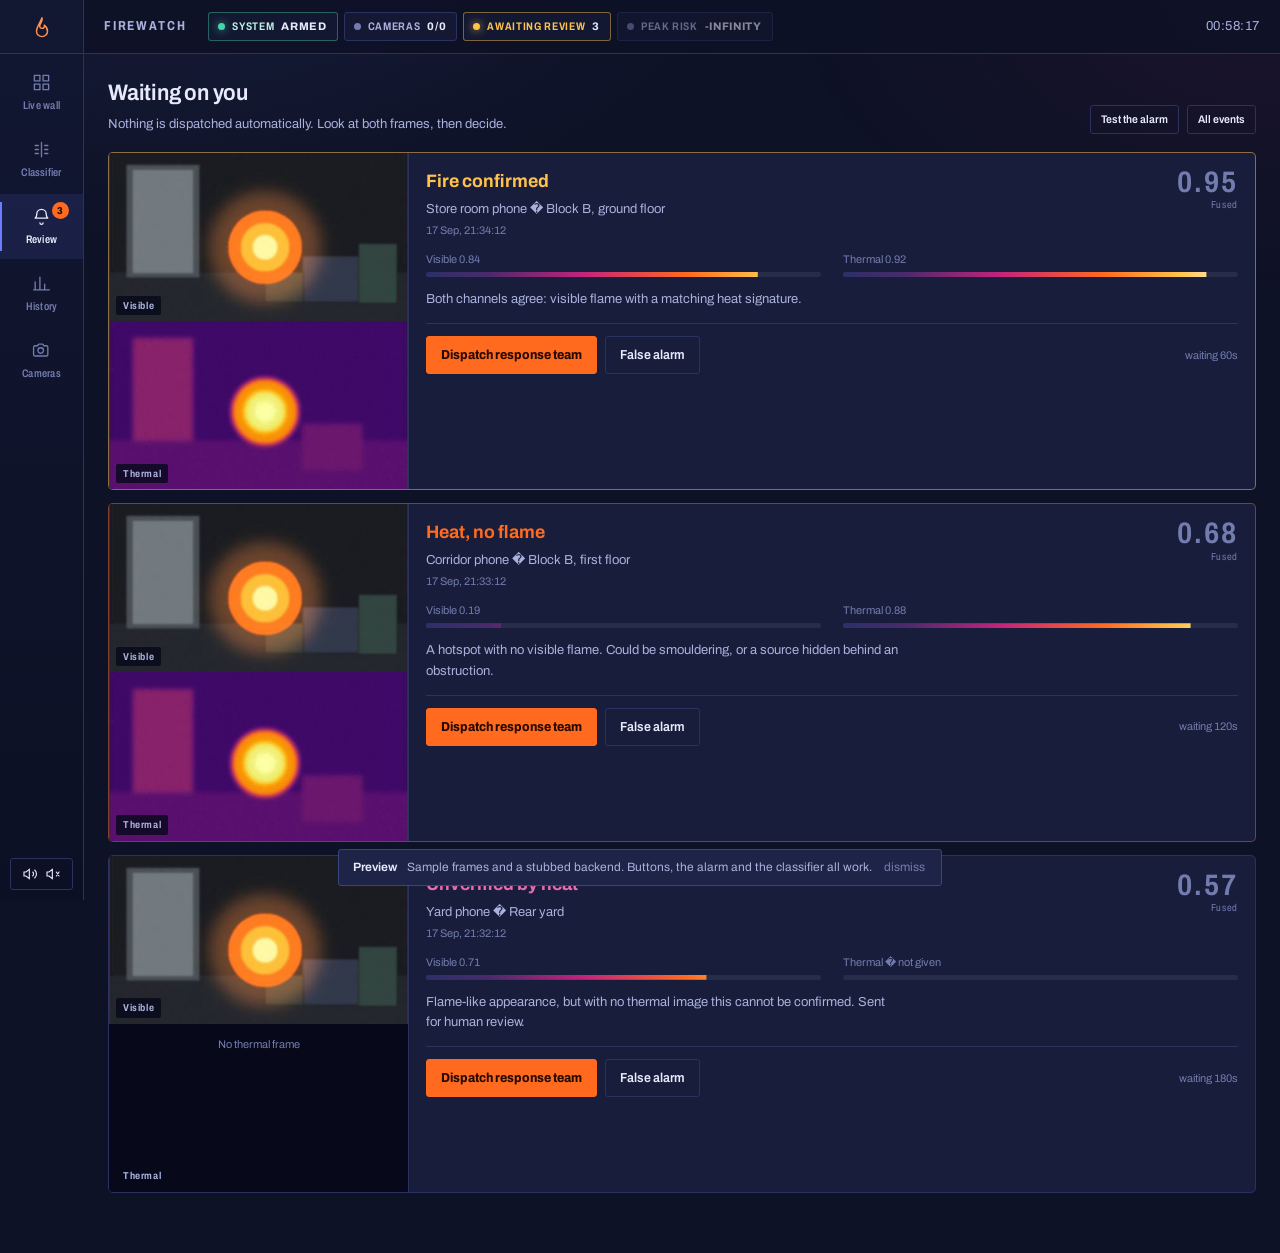
<file: firewatch/preview/review.html>
<!DOCTYPE html>
<html lang="en">
<head>
<meta charset="utf-8">
<meta name="viewport" content="width=device-width, initial-scale=1">
<title>Review � FireWatch</title>
<link rel="preconnect" href="https://fonts.googleapis.com">
<link rel="preconnect" href="https://fonts.gstatic.com" crossorigin>
<link href="https://fonts.googleapis.com/css2?family=Archivo:wdth,wght@62..125,100..900&display=swap" rel="stylesheet">
<style>
/* ==========================================================================
   FireWatch console
   Palette is the ironbow thermal ramp: cold indigo -> magenta -> ember ->
   flare -> white hot. Colour means one thing only, temperature, so a risk
   meter reads the same way as the thermal images the model works on.
   Type is one family (Archivo variable) using its width axis for hierarchy.
   ========================================================================== */

:root {
  color-scheme: dark;

  /* base */
  --deep:   #0E1226;
  --deep-2: #121732;
  --panel:  #171D3A;
  --panel-2:#1D2447;
  --edge:   #2A3260;
  --edge-hi:#3A4480;

  /* ironbow ramp */
  --cold:   #6C7BFF;
  --mag:    #C4237C;
  --ember:  #FF6A1F;
  --flare:  #FFC24B;
  --hot:    #FFF6D8;
  --ramp: linear-gradient(90deg,
      #2B3068 0%, #4A2A6B 16%, var(--mag) 40%,
      var(--ember) 66%, var(--flare) 85%, var(--hot) 100%);

  /* ink */
  --ink:    #E7EAFB;
  --ink-2:  #A9B1DC;
  --ink-3:  #737CAE;

  --ok:     #45D6A8;

  /* geometry: instruments are not pillowy */
  --r:      3px;
  --r-lg:   5px;
  --hair:   1px solid var(--edge);
  --rail:   84px;
  --bar:    54px;

  /* type scale, 15px base, ~1.25 ratio */
  --t-xs:   0.6875rem;
  --t-sm:   0.8125rem;
  --t-base: 0.9375rem;
  --t-md:   1.125rem;
  --t-lg:   1.4rem;
  --t-xl:   1.85rem;
  --t-2xl:  2.6rem;
  --t-3xl:  4rem;

  --ease: cubic-bezier(.22,.61,.36,1);
}

*, *::before, *::after { box-sizing: border-box; }

html, body { height: 100%; }

body {
  margin: 0;
  background: var(--deep);
  color: var(--ink);
  font-family: Archivo, "Archivo", system-ui, -apple-system, "Segoe UI", sans-serif;
  font-size: var(--t-base);
  font-variant-numeric: tabular-nums;
  line-height: 1.55;
  -webkit-font-smoothing: antialiased;
}

/* A faint cold field so the canvas reads as chromatic, not black. */
body::before {
  content: "";
  position: fixed;
  inset: 0;
  pointer-events: none;
  z-index: 0;
  background:
    radial-gradient(900px 500px at 12% -10%, rgba(108,123,255,.10), transparent 70%),
    radial-gradient(700px 420px at 100% 0%, rgba(196,35,124,.07), transparent 70%);
}

h1, h2, h3, h4 { margin: 0; font-weight: 650; letter-spacing: -0.01em; }
h1 { font-size: var(--t-lg); font-stretch: 92%; }
h2 { font-size: var(--t-md); font-stretch: 94%; }
h3 { font-size: var(--t-base); font-stretch: 96%; }
p  { margin: 0 0 .7em; max-width: 68ch; }
a  { color: var(--cold); text-decoration: none; }
a:hover { text-decoration: underline; }

:focus-visible {
  outline: 2px solid var(--cold);
  outline-offset: 2px;
  border-radius: 2px;
}

.mono   { font-variant-numeric: tabular-nums; letter-spacing: .01em; }
.dim    { color: var(--ink-2); }
.dimmer { color: var(--ink-3); }
.tiny   { font-size: var(--t-xs); }
.rule   { border: 0; border-top: var(--hair); margin: 16px 0 12px; }
.sr {
  position: absolute; width: 1px; height: 1px; overflow: hidden;
  clip: rect(0 0 0 0); white-space: nowrap;
}

/* ==========================================================================
   Shell
   ========================================================================== */
.app { position: relative; z-index: 1; min-height: 100%; padding-left: var(--rail); }

/* --- left rail ------------------------------------------------------------ */
.rail {
  position: fixed; inset: 0 auto 0 0; width: var(--rail); z-index: 40;
  display: flex; flex-direction: column; align-items: stretch;
  background: linear-gradient(180deg, var(--deep-2), #0C1024);
  border-right: var(--hair);
}

.rail__mark {
  height: var(--bar); display: grid; place-items: center;
  border-bottom: var(--hair);
}
.rail__mark svg { width: 22px; height: 22px; display: block; }

.rail__nav { display: flex; flex-direction: column; padding: 6px 0; gap: 2px; }

.navlink {
  position: relative; display: grid; gap: 5px; justify-items: center;
  padding: 13px 4px 11px; color: var(--ink-3);
  font-size: var(--t-xs); font-stretch: 78%; font-weight: 600;
  letter-spacing: .02em; text-align: center;
  transition: color .16s var(--ease), background .16s var(--ease);
}
.navlink svg { width: 19px; height: 19px; }
.navlink:hover { color: var(--ink); background: rgba(108,123,255,.07); text-decoration: none; }
.navlink[aria-current="page"] { color: var(--ink); background: rgba(108,123,255,.11); }
.navlink[aria-current="page"]::before {
  content: ""; position: absolute; left: 0; top: 8px; bottom: 8px; width: 2px;
  background: var(--cold);
}
.navlink__badge {
  position: absolute; top: 8px; right: 14px; min-width: 17px; height: 17px;
  padding: 0 4px; border-radius: 9px; display: grid; place-items: center;
  background: var(--ember); color: #1A0A00;
  font-size: 10px; font-weight: 800; font-stretch: 88%;
}
.navlink__badge[hidden] { display: none; }

.rail__foot { margin-top: auto; padding: 10px; display: grid; gap: 6px; }

/* --- status strip: borrowed from a fire panel annunciator ----------------- */
.strip {
  position: sticky; top: 0; z-index: 30; height: var(--bar);
  display: flex; align-items: center; gap: 22px; padding: 0 20px;
  background: rgba(14,18,38,.88);
  backdrop-filter: blur(14px);
  border-bottom: var(--hair);
}
.strip__title { font-size: var(--t-sm); font-stretch: 80%; font-weight: 700;
  letter-spacing: .14em; text-transform: uppercase; color: var(--ink-2); }
.strip__lamps { display: flex; align-items: center; gap: 6px; }
.strip__right { margin-left: auto; display: flex; align-items: center; gap: 14px; }
.strip__clock { font-size: var(--t-sm); color: var(--ink-2); letter-spacing: .04em; }

.lamp {
  display: inline-flex; align-items: center; gap: 7px;
  padding: 5px 10px 5px 9px; border: var(--hair); border-radius: var(--r);
  background: rgba(23,29,58,.7);
  font-size: var(--t-xs); font-stretch: 82%; font-weight: 650;
  letter-spacing: .06em; text-transform: uppercase; color: var(--ink-2);
  white-space: nowrap;
}
.lamp__dot {
  width: 7px; height: 7px; border-radius: 50%;
  background: var(--ink-3); box-shadow: 0 0 0 0 transparent;
}
.lamp b { color: var(--ink); font-weight: 750; font-stretch: 100%; }
.lamp--on   { border-color: rgba(69,214,168,.4); color: #BFF0DF; }
.lamp--on   .lamp__dot { background: var(--ok); box-shadow: 0 0 9px rgba(69,214,168,.8); }
.lamp--warn { border-color: rgba(255,194,75,.45); color: var(--flare); }
.lamp--warn .lamp__dot { background: var(--flare); box-shadow: 0 0 9px rgba(255,194,75,.85); }
.lamp--hot  { border-color: rgba(255,106,31,.55); color: #FFCBA8;
  background: rgba(255,106,31,.12); }
.lamp--hot  .lamp__dot { background: var(--ember);
  box-shadow: 0 0 10px rgba(255,106,31,.9); animation: blink 1s steps(2) infinite; }
.lamp--off  { opacity: .55; }

@keyframes blink { 50% { opacity: .25; } }

/* --- page ---------------------------------------------------------------- */
.page { padding: 22px 24px 60px; }
.page__head {
  display: flex; align-items: flex-end; gap: 18px; flex-wrap: wrap;
  margin-bottom: 18px;
}
.page__head p { color: var(--ink-2); font-size: var(--t-sm); margin: 3px 0 0; }
.page__tools { margin-left: auto; display: flex; align-items: center; gap: 8px; }

/* ==========================================================================
   Panels, buttons, fields
   ========================================================================== */
.panel {
  background: var(--panel);
  border: var(--hair);
  border-radius: var(--r-lg);
}
.panel__head {
  display: flex; align-items: center; gap: 12px;
  padding: 12px 15px; border-bottom: var(--hair);
}
.panel__head h2, .panel__head h3 { margin-right: auto; }
.panel__body { padding: 15px; }

.btn {
  display: inline-flex; align-items: center; justify-content: center; gap: 7px;
  padding: 8px 14px; border: var(--hair); border-radius: var(--r);
  background: var(--panel-2); color: var(--ink);
  font: inherit; font-size: var(--t-sm); font-weight: 620; font-stretch: 92%;
  cursor: pointer; white-space: nowrap;
  transition: background .15s var(--ease), border-color .15s var(--ease),
              transform .08s var(--ease);
}
.btn:hover:not(:disabled) { background: #232B54; border-color: var(--edge-hi); }
.btn:active:not(:disabled) { transform: translateY(1px); }
.btn:disabled { opacity: .45; cursor: not-allowed; }
.btn svg { width: 15px; height: 15px; }

.btn--primary {
  background: var(--cold); border-color: var(--cold); color: #0A0E22; font-weight: 720;
}
.btn--primary:hover:not(:disabled) { background: #8492FF; border-color: #8492FF; }
.btn--dispatch {
  background: var(--ember); border-color: var(--ember); color: #240A00;
  font-weight: 750;
}
.btn--dispatch:hover:not(:disabled) { background: #FF8340; border-color: #FF8340; }
.btn--ghost { background: transparent; }
.btn--sm { padding: 5px 10px; font-size: var(--t-xs); }
.btn--icon { padding: 7px; }
.btn--icon svg { width: 16px; height: 16px; }
.btn--block { width: 100%; }

.field { display: grid; gap: 5px; }
.field > span {
  font-size: var(--t-xs); font-stretch: 82%; font-weight: 650;
  letter-spacing: .05em; color: var(--ink-2);
}
.field small { color: var(--ink-3); font-size: var(--t-xs); }

input[type=text], input[type=number], input[type=url], select, textarea {
  width: 100%; padding: 9px 11px;
  background: var(--deep-2); color: var(--ink);
  border: var(--hair); border-radius: var(--r);
  font: inherit; font-size: var(--t-sm);
}
input::placeholder { color: var(--ink-3); }
input:focus, select:focus, textarea:focus {
  outline: none; border-color: var(--cold);
  box-shadow: 0 0 0 3px rgba(108,123,255,.16);
}

.row { display: flex; gap: 10px; align-items: end; flex-wrap: wrap; }
.grid-2 { display: grid; grid-template-columns: 1fr 1fr; gap: 14px; }

.chip {
  display: inline-flex; align-items: center; gap: 6px;
  padding: 3px 8px; border-radius: 999px; border: var(--hair);
  font-size: var(--t-xs); font-stretch: 84%; font-weight: 650; color: var(--ink-2);
}
.chip--rgb     { border-color: rgba(108,123,255,.5); color: #B9C1FF; }
.chip--thermal { border-color: rgba(255,106,31,.5); color: #FFBE94; }

/* verdict colours follow the ramp: cold verdicts are literally cold */
.v-fire          { color: var(--flare); }
.v-heat_no_flame { color: var(--ember); }
.v-needs_review, .v-rgb_only { color: #E86BB0; }
.v-flame_no_heat { color: var(--cold); }
.v-clear         { color: var(--ok); }

.tag {
  display: inline-flex; align-items: center; gap: 6px;
  padding: 4px 9px; border-radius: var(--r);
  font-size: var(--t-xs); font-stretch: 84%; font-weight: 700;
  letter-spacing: .03em; border: 1px solid currentColor;
}
.tag::before {
  content: ""; width: 6px; height: 6px; border-radius: 50%;
  background: currentColor;
}

/* ==========================================================================
   Risk meter -- the ramp is anchored to the full track and clipped, so the
   colour at the tip always corresponds to the real value.
   ========================================================================== */
.meter { position: relative; height: 5px; border-radius: 3px;
  background: rgba(255,255,255,.07); overflow: hidden; }
.meter__fill {
  position: absolute; inset: 0; background: var(--ramp);
  clip-path: inset(0 calc(100% - var(--v, 0) * 100%) 0 0);
  transition: clip-path .45s var(--ease);
}
.meter__tick {
  position: absolute; top: -2px; bottom: -2px; width: 1px;
  left: calc(var(--t, .62) * 100%);
  background: rgba(255,255,255,.5);
}
.meter--tall { height: 9px; border-radius: var(--r); }

.readout {
  font-stretch: 112%; font-weight: 700; letter-spacing: -0.02em;
  font-variant-numeric: tabular-nums; line-height: 1;
}

/* ==========================================================================
   Live wall
   ========================================================================== */
.wall {
  display: grid; gap: 12px;
  grid-template-columns: repeat(var(--cols, 3), minmax(0, 1fr));
}
@media (max-width: 1180px) { .wall { --cols: 2 !important; } }
@media (max-width: 720px)  { .wall { --cols: 1 !important; } }

.tile {
  position: relative; border: var(--hair); border-radius: var(--r-lg);
  background: #0A0D1E; overflow: hidden;
  transition: border-color .3s var(--ease);
}
.tile[data-level="2"] { border-color: rgba(196,35,124,.6); }
.tile[data-level="3"] { border-color: rgba(255,106,31,.7); }
.tile[data-level="4"] { border-color: var(--flare);
  box-shadow: 0 0 0 1px var(--flare), 0 0 26px rgba(255,194,75,.28); }

.tile__view { position: relative; aspect-ratio: 4 / 3; background: #07091A; }
.tile__view img { width: 100%; height: 100%; object-fit: cover; display: block; }

.tile__bar {
  position: absolute; inset: 0 0 auto 0; display: flex; align-items: center;
  gap: 8px; padding: 9px 11px;
  background: linear-gradient(180deg, rgba(7,9,26,.9), transparent);
}
.tile__name {
  font-size: var(--t-sm); font-weight: 680; font-stretch: 90%;
  text-shadow: 0 1px 4px rgba(0,0,0,.8);
}
.tile__where { font-size: var(--t-xs); color: var(--ink-2); }
.tile__acts { margin-left: auto; display: flex; gap: 5px; opacity: 0; transition: opacity .15s; }
.tile:hover .tile__acts, .tile:focus-within .tile__acts { opacity: 1; }
.tile__acts .btn { background: rgba(10,13,30,.75); backdrop-filter: blur(6px); }

.tile__foot {
  display: grid; gap: 7px; padding: 9px 11px;
  border-top: var(--hair); background: var(--panel);
}
.tile__nums {
  display: flex; align-items: baseline; gap: 8px;
  font-size: var(--t-xs); color: var(--ink-3);
}
.tile__risk { font-size: var(--t-md); }
.tile__nums .sep { margin-left: auto; }

.tile__blank {
  position: absolute; inset: 0; display: grid; place-content: center;
  justify-items: center; gap: 9px; text-align: center; padding: 18px;
  color: var(--ink-3); font-size: var(--t-sm);
}
.tile__blank svg { width: 26px; height: 26px; opacity: .5; }

.dot {
  width: 7px; height: 7px; border-radius: 50%; flex: none;
  background: var(--ink-3);
}
.dot--online  { background: var(--ok); box-shadow: 0 0 8px rgba(69,214,168,.85); }
.dot--connecting { background: var(--flare); animation: blink 1.1s steps(2) infinite; }
.dot--offline { background: #E14B5A; }
.dot--disabled { background: var(--ink-3); }

/* full-bleed single camera */
.tile--focus { position: fixed; inset: var(--bar) 0 0 var(--rail); z-index: 35;
  border-radius: 0; border: none; }
.tile--focus .tile__view { aspect-ratio: auto; height: calc(100% - 58px); }

/* empty state */
.empty {
  border: 1px dashed var(--edge-hi); border-radius: var(--r-lg);
  padding: 48px 26px; text-align: center;
  background: rgba(23,29,58,.4);
}
.empty svg { width: 34px; height: 34px; color: var(--cold); opacity: .8; }
.empty h2 { margin: 12px 0 6px; }
.empty p { margin: 0 auto 16px; color: var(--ink-2); max-width: 46ch; }

/* ==========================================================================
   Classifier
   ========================================================================== */
.pair { display: grid; grid-template-columns: 1fr 1fr; gap: 14px; }
@media (max-width: 900px) { .pair { grid-template-columns: 1fr; } }

.drop {
  position: relative; border: 1px dashed var(--edge-hi); border-radius: var(--r-lg);
  background: var(--panel); overflow: hidden;
  transition: border-color .18s var(--ease), background .18s var(--ease);
}
.drop.is-over { border-color: var(--cold); background: rgba(108,123,255,.09); }
.drop--rgb.has-file     { border-style: solid; border-color: rgba(108,123,255,.45); }
.drop--thermal.has-file { border-style: solid; border-color: rgba(255,106,31,.45); }

.drop__head {
  display: flex; align-items: center; gap: 9px; padding: 11px 13px;
  border-bottom: var(--hair);
}
.drop__head h3 { margin-right: auto; }
.drop__zone {
  position: relative; aspect-ratio: 4 / 3; display: grid; place-content: center;
  justify-items: center; gap: 8px; padding: 20px; text-align: center;
  cursor: pointer; color: var(--ink-3); font-size: var(--t-sm);
}
.drop__zone svg { width: 28px; height: 28px; opacity: .55; }
.drop__zone img {
  position: absolute; inset: 0; width: 100%; height: 100%;
  object-fit: contain; background: #07091A;
}
.drop__zone input { display: none; }
.drop__meta {
  display: flex; align-items: center; gap: 10px; padding: 9px 13px;
  border-top: var(--hair); font-size: var(--t-xs); color: var(--ink-3);
  min-height: 36px;
}
.drop__meta .btn { margin-left: auto; }

.gauge { display: grid; gap: 6px; padding: 11px 13px; border-top: var(--hair); }
.gauge__top { display: flex; align-items: baseline; gap: 8px; font-size: var(--t-xs);
  color: var(--ink-2); }
.gauge__val { margin-left: auto; font-size: var(--t-md); }

/* verdict slab: the one loud moment on this page */
.verdict {
  position: relative; overflow: hidden;
  border: var(--hair); border-radius: var(--r-lg);
  background: var(--panel); padding: 20px 22px;
}
.verdict::after {
  content: ""; position: absolute; inset: auto 0 0 0; height: 2px;
  background: var(--ramp);
  clip-path: inset(0 calc(100% - var(--v, 0) * 100%) 0 0);
  transition: clip-path .5s var(--ease);
}
.verdict[data-verdict="fire"] {
  background: radial-gradient(680px 220px at 8% 0%, rgba(255,106,31,.2), transparent 72%), var(--panel);
  border-color: rgba(255,194,75,.5);
}
.verdict[data-verdict="flame_no_heat"] {
  background: radial-gradient(680px 220px at 8% 0%, rgba(108,123,255,.16), transparent 72%), var(--panel);
}
.verdict__row { display: flex; align-items: center; gap: 20px; flex-wrap: wrap; }
.verdict__label {
  font-size: var(--t-2xl); font-stretch: 108%; font-weight: 720;
  letter-spacing: -.02em; line-height: 1.05;
}
.verdict__score { margin-left: auto; text-align: right; }
.verdict__score .readout { font-size: var(--t-3xl); }
.verdict__score span { display: block; font-size: var(--t-xs); color: var(--ink-3);
  font-stretch: 82%; letter-spacing: .08em; }
.verdict p { margin: 10px 0 0; color: var(--ink-2); font-size: var(--t-sm); }

/* decision path: a real sequence, so numbering is earned */
.path { display: grid; gap: 0; counter-reset: step; }
.path__item {
  display: grid; grid-template-columns: 26px 1fr auto; align-items: center;
  gap: 12px; padding: 11px 2px; border-bottom: var(--hair);
}
.path__item:last-child { border-bottom: none; }
.path__item::before {
  counter-increment: step; content: counter(step);
  width: 22px; height: 22px; border-radius: 50%; display: grid; place-items: center;
  border: var(--hair); font-size: 10px; font-weight: 750; color: var(--ink-3);
}
.path__item[data-pass="1"]::before { border-color: var(--flare); color: var(--flare); }
.path__test { font-size: var(--t-sm); font-weight: 620; }
.path__note { display: block; color: var(--ink-3); font-size: var(--t-xs); font-weight: 450; }
.path__num { font-size: var(--t-sm); color: var(--ink-2); text-align: right; white-space: nowrap; }
.path__num b { color: var(--ink); }

/* the 2x2 that explains why one channel is not enough */
.matrix { display: grid; grid-template-columns: auto 1fr 1fr; gap: 1px;
  background: var(--edge); border: var(--hair); border-radius: var(--r-lg);
  overflow: hidden; }
.matrix > * { background: var(--panel); padding: 13px 14px; }
.matrix__corner { background: var(--deep-2); }
.matrix__h {
  background: var(--deep-2); font-size: var(--t-xs); font-stretch: 82%;
  font-weight: 700; letter-spacing: .06em; color: var(--ink-2);
}
.matrix__side {
  background: var(--deep-2); font-size: var(--t-xs); font-stretch: 82%;
  font-weight: 700; letter-spacing: .06em; color: var(--ink-2);
  display: grid; align-content: center; min-width: 116px;
}
.matrix__cell { display: grid; gap: 4px; align-content: start; transition: background .3s var(--ease); }
.matrix__cell strong { font-size: var(--t-sm); font-stretch: 96%; }
.matrix__cell span { font-size: var(--t-xs); color: var(--ink-3); line-height: 1.45; }
.matrix__cell.is-now {
  background: var(--panel-2);
  box-shadow: inset 0 0 0 1px var(--flare);
}
.matrix__cell.is-now strong { color: var(--flare); }

/* ==========================================================================
   Review queue
   ========================================================================== */
.queue { display: grid; gap: 13px; }

.alert {
  display: grid; grid-template-columns: 300px 1fr; gap: 0;
  border: var(--hair); border-radius: var(--r-lg); overflow: hidden;
  background: var(--panel);
}
@media (max-width: 860px) { .alert { grid-template-columns: 1fr; } }
.alert[data-sev="4"] { border-color: rgba(255,194,75,.5); }
.alert[data-sev="3"] { border-color: rgba(255,106,31,.45); }

.alert__shots { display: grid; grid-template-rows: 1fr 1fr; background: #07091A;
  border-right: var(--hair); }
.alert__shot { position: relative; aspect-ratio: 16/9; }
.alert__shot img { width: 100%; height: 100%; object-fit: cover; display: block; }
.alert__shot figcaption {
  position: absolute; left: 7px; bottom: 6px; padding: 2px 7px; border-radius: 2px;
  background: rgba(7,9,26,.82); font-size: 10px; font-stretch: 84%; font-weight: 700;
  letter-spacing: .06em; color: var(--ink-2);
}
.alert__shot--none { display: grid; place-items: center; color: var(--ink-3);
  font-size: var(--t-xs); text-align: center; padding: 12px; }

.alert__body { display: grid; gap: 12px; padding: 15px 17px; align-content: start; }
.alert__top { display: flex; align-items: flex-start; gap: 12px; flex-wrap: wrap; }
.alert__what { display: grid; gap: 3px; }
.alert__what strong { font-size: var(--t-md); font-stretch: 98%; }
.alert__where { font-size: var(--t-sm); color: var(--ink-2); }
.alert__score { margin-left: auto; text-align: right; }
.alert__score .readout { font-size: var(--t-xl); }
.alert__score span { display: block; font-size: 10px; color: var(--ink-3);
  letter-spacing: .07em; font-stretch: 82%; }

.alert__split { display: flex; gap: 22px; flex-wrap: wrap; }
.alert__split > div { min-width: 130px; flex: 1; }
.alert__reason { font-size: var(--t-sm); color: var(--ink-2); margin: 0; }
.alert__acts { display: flex; gap: 8px; align-items: center; flex-wrap: wrap;
  border-top: var(--hair); margin-top: 2px; padding-top: 12px; }
.alert__acts .spacer { margin-left: auto; }

.decided { opacity: .72; }

/* ==========================================================================
   Tables and charts
   ========================================================================== */
.table { width: 100%; border-collapse: collapse; font-size: var(--t-sm); }
.table th {
  text-align: left; padding: 9px 12px; border-bottom: var(--hair);
  font-size: var(--t-xs); font-stretch: 80%; font-weight: 700;
  letter-spacing: .07em; color: var(--ink-3); white-space: nowrap;
}
.table td { padding: 10px 12px; border-bottom: 1px solid rgba(42,50,96,.55); }
.table tbody tr:hover { background: rgba(108,123,255,.05); }
.table tbody tr:last-child td { border-bottom: none; }
.table .num { text-align: right; font-variant-numeric: tabular-nums; }

.stats { display: grid; grid-template-columns: repeat(auto-fit, minmax(150px, 1fr));
  gap: 12px; }
.stat { border: var(--hair); border-radius: var(--r-lg); background: var(--panel);
  padding: 14px 15px; display: grid; gap: 4px; }
.stat__n { font-size: var(--t-xl); }
.stat__k { font-size: var(--t-xs); font-stretch: 82%; letter-spacing: .06em;
  color: var(--ink-3); }

.bars { display: grid; gap: 9px; }
.bar { display: grid; grid-template-columns: 108px 1fr 44px; gap: 11px;
  align-items: center; font-size: var(--t-sm); }
.bar__k { color: var(--ink-2); overflow: hidden; text-overflow: ellipsis;
  white-space: nowrap; }
.bar__track { height: 8px; border-radius: var(--r); background: rgba(255,255,255,.06);
  overflow: hidden; }
.bar__fill { height: 100%; background: var(--ramp);
  clip-path: inset(0 calc(100% - var(--v,0) * 100%) 0 0); }
.bar__n { text-align: right; color: var(--ink-2); }

.spark { display: flex; align-items: flex-end; gap: 4px; height: 84px; }
.spark__col { flex: 1; display: grid; gap: 4px; justify-items: center;
  align-content: end; height: 100%; }
.spark__stack { width: 100%; display: flex; flex-direction: column-reverse;
  justify-content: flex-start; height: 100%; }
.spark__seg { width: 100%; border-radius: 2px 2px 0 0; }
.spark__seg--d { background: var(--ember); }
.spark__seg--x { background: rgba(108,123,255,.55); }
.spark__seg--p { background: rgba(255,194,75,.75); }
.spark__k { font-size: 10px; color: var(--ink-3); }

.legend { display: flex; gap: 14px; flex-wrap: wrap; font-size: var(--t-xs);
  color: var(--ink-2); }
.legend i { width: 9px; height: 9px; border-radius: 2px; display: inline-block;
  margin-right: 5px; }

/* ==========================================================================
   Alarm takeover -- the one place the console gets loud
   ========================================================================== */
.alarm {
  position: fixed; inset: 0; z-index: 90; display: none;
  place-content: center; padding: 26px;
  background: radial-gradient(1100px 640px at 50% 12%, rgba(255,106,31,.3), transparent 72%),
              rgba(10,5,2,.94);
  backdrop-filter: blur(7px);
}
.alarm.is-on { display: grid; }
.alarm::before {
  content: ""; position: absolute; inset: 0; pointer-events: none;
  box-shadow: inset 0 0 0 3px var(--ember), inset 0 0 90px rgba(255,106,31,.5);
  animation: alarmpulse 1.15s ease-in-out infinite;
}
@keyframes alarmpulse {
  0%, 100% { opacity: .35; }
  50%      { opacity: 1; }
}

.alarm__card {
  position: relative; width: min(880px, 100%);
  border: 1px solid rgba(255,194,75,.5); border-radius: 6px;
  background: linear-gradient(180deg, #221206, #150B04);
  padding: 26px 28px; display: grid; gap: 18px;
}
.alarm__kicker {
  display: flex; align-items: center; gap: 10px;
  font-size: var(--t-xs); font-stretch: 82%; font-weight: 750;
  letter-spacing: .16em; text-transform: uppercase; color: var(--flare);
}
.alarm__kicker .lamp__dot { background: var(--flare);
  box-shadow: 0 0 12px var(--flare); animation: blink .7s steps(2) infinite; }
.alarm__title {
  font-size: clamp(2.2rem, 6vw, 3.6rem); font-stretch: 112%; font-weight: 750;
  letter-spacing: -.03em; line-height: .98; color: var(--hot);
}
.alarm__where { font-size: var(--t-md); color: #FFD9B8; }
.alarm__shots { display: grid; grid-template-columns: 1fr 1fr; gap: 10px; }
.alarm__shots figure { margin: 0; border: 1px solid rgba(255,194,75,.28);
  border-radius: var(--r); overflow: hidden; background: #0A0603; }
.alarm__shots img { width: 100%; aspect-ratio: 4/3; object-fit: cover; display: block; }
.alarm__shots figcaption { padding: 5px 9px; font-size: 10px; font-stretch: 84%;
  font-weight: 700; letter-spacing: .06em; color: #FFC79E; }
.alarm__nums { display: flex; gap: 26px; flex-wrap: wrap; }
.alarm__num span { display: block; font-size: var(--t-xs); color: #C89B79;
  letter-spacing: .07em; font-stretch: 82%; }
.alarm__num b { font-size: var(--t-lg); font-stretch: 108%; color: var(--hot); }
.alarm__acts { display: flex; gap: 10px; align-items: center; flex-wrap: wrap; }
.alarm__acts .btn--ghost { color: #FFD9B8; border-color: rgba(255,194,75,.35); }
.alarm__acts .spacer { margin-left: auto; }
.alarm__note { font-size: var(--t-xs); color: #C89B79; max-width: 60ch; }

/* ==========================================================================
   Modal, toasts
   ========================================================================== */
.modal {
  position: fixed; inset: 0; z-index: 80; display: none;
  place-items: center; padding: 22px;
  background: rgba(6,8,20,.74); backdrop-filter: blur(5px);
}
.modal.is-on { display: grid; }
.modal__card {
  width: min(560px, 100%); background: var(--panel);
  border: var(--hair); border-radius: 6px;
  animation: pop .18s var(--ease);
}
@keyframes pop { from { transform: translateY(8px) scale(.99); opacity: 0; } }
.modal__head { display: flex; align-items: center; gap: 12px; padding: 15px 17px;
  border-bottom: var(--hair); }
.modal__head h2 { margin-right: auto; }
.modal__body { padding: 17px; display: grid; gap: 13px; }
.modal__foot { display: flex; gap: 9px; padding: 14px 17px; border-top: var(--hair); }
.modal__foot .spacer { margin-left: auto; }

.toasts { position: fixed; right: 16px; bottom: 16px; z-index: 95;
  display: grid; gap: 8px; justify-items: end; }
.toast {
  display: flex; align-items: center; gap: 9px;
  padding: 10px 14px; border-radius: var(--r);
  background: var(--panel-2); border: var(--hair); color: var(--ink);
  font-size: var(--t-sm); max-width: 380px;
  animation: pop .16s var(--ease);
}
.toast--bad { border-color: rgba(225,75,90,.6); }
.toast--good { border-color: rgba(69,214,168,.5); }

.hint {
  border-left: 2px solid var(--cold); background: rgba(108,123,255,.07);
  padding: 11px 14px; border-radius: 0 var(--r) var(--r) 0;
  font-size: var(--t-sm); color: var(--ink-2);
}
.hint code { background: rgba(0,0,0,.35); padding: 1px 5px; border-radius: 2px;
  font-size: .95em; color: var(--ink); }
.hint strong { color: var(--ink); }

.notice {
  border: 1px solid rgba(255,194,75,.4); background: rgba(255,194,75,.08);
  color: #FFDFA8; padding: 11px 14px; border-radius: var(--r);
  font-size: var(--t-sm); margin-bottom: 16px;
}

/* --- responsive ---------------------------------------------------------- */
@media (max-width: 760px) {
  :root { --rail: 0px; }
  .rail {
    inset: auto 0 0 0; width: 100%; height: 58px; flex-direction: row;
    border-right: none; border-top: var(--hair);
  }
  .rail__mark, .rail__foot { display: none; }
  .rail__nav { flex-direction: row; flex: 1; padding: 0; }
  .navlink { flex: 1; padding: 9px 2px; }
  .navlink[aria-current="page"]::before { inset: 0 8px auto 8px; width: auto; height: 2px; }
  .app { padding-left: 0; padding-bottom: 58px; }
  .page { padding: 16px 14px 40px; }
  .strip { gap: 12px; padding: 0 14px; overflow-x: auto; }
  .strip__title { display: none; }
  .tile--focus { inset: var(--bar) 0 58px 0; }
  .matrix { grid-template-columns: 1fr; }
  .matrix__corner, .matrix__h { display: none; }
  .matrix__side { min-width: 0; }
}

@media (prefers-reduced-motion: reduce) {
  *, *::before, *::after {
    animation-duration: .001ms !important; animation-iteration-count: 1 !important;
    transition-duration: .001ms !important;
  }
  .alarm::before { opacity: 1; }
}

</style>
<link rel="icon" href="data:image/svg+xml,%3Csvg xmlns='http://www.w3.org/2000/svg' viewBox='0 0 32 32'%3E%3Cpath d='M16 3c2 6-3.5 7.5-3.5 12A3.5 3.5 0 0 0 16 18.5c2.5 0 4-2 3.5-4.5 3.5 2.5 4.5 5.5 4.5 8.5a8 8 0 0 1-16 0C8 17 12.5 12 16 3z' fill='%23FF6A1F'/%3E%3C/svg%3E">
</head>
<body>

<nav class="rail" aria-label="Sections">
  <div class="rail__mark" title="FireWatch">
    <svg viewBox="0 0 24 24" fill="none" aria-hidden="true">
      <path d="M12 2c1.5 4.5-2.5 5.5-2.5 9A2.5 2.5 0 0 0 12 13.5c2 0 3-1.5 2.5-3.5 2.5 2 3.5 4.2 3.5 6.5a6 6 0 0 1-12 0C6 12 9.5 8.5 12 2z"
            stroke="url(#g)" stroke-width="1.6" stroke-linejoin="round"/>
      <defs><linearGradient id="g" x1="6" y1="22" x2="18" y2="2">
        <stop stop-color="#6C7BFF"/><stop offset=".55" stop-color="#FF6A1F"/>
        <stop offset="1" stop-color="#FFF6D8"/>
      </linearGradient></defs>
    </svg>
  </div>

  <div class="rail__nav">
    
    <a class="navlink" href="live.html"
       >
      <svg viewBox="0 0 24 24" fill="none" stroke="currentColor" stroke-width="1.7"
           stroke-linecap="round" stroke-linejoin="round" aria-hidden="true">
        <path d="M3 3h7v7H3zM14 3h7v7h-7zM3 14h7v7H3zM14 14h7v7h-7z"/>
      </svg>
      Live wall
      
    </a>
    
    <a class="navlink" href="classifier.html"
       >
      <svg viewBox="0 0 24 24" fill="none" stroke="currentColor" stroke-width="1.7"
           stroke-linecap="round" stroke-linejoin="round" aria-hidden="true">
        <path d="M12 3v18M4 7h4M4 12h4M4 17h4M16 7h4M16 12h4M16 17h4"/>
      </svg>
      Classifier
      
    </a>
    
    <a class="navlink" href="review.html"
       aria-current="page">
      <svg viewBox="0 0 24 24" fill="none" stroke="currentColor" stroke-width="1.7"
           stroke-linecap="round" stroke-linejoin="round" aria-hidden="true">
        <path d="M12 3a6 6 0 0 0-6 6c0 4-2 5-2 5h16s-2-1-2-5a6 6 0 0 0-6-6zM10 20a2 2 0 0 0 4 0"/>
      </svg>
      Review
      
      <span class="navlink__badge" data-badge-pending
            >3</span>
      
    </a>
    
    <a class="navlink" href="history.html"
       >
      <svg viewBox="0 0 24 24" fill="none" stroke="currentColor" stroke-width="1.7"
           stroke-linecap="round" stroke-linejoin="round" aria-hidden="true">
        <path d="M4 20V10M10 20V4M16 20v-7M22 20H2"/>
      </svg>
      History
      
    </a>
    
    <a class="navlink" href="cameras.html"
       >
      <svg viewBox="0 0 24 24" fill="none" stroke="currentColor" stroke-width="1.7"
           stroke-linecap="round" stroke-linejoin="round" aria-hidden="true">
        <path d="M2 8a2 2 0 0 1 2-2h3l1.5-2h5L15 6h3a2 2 0 0 1 2 2v9a2 2 0 0 1-2 2H4a2 2 0 0 1-2-2zM11 15.5a3.5 3.5 0 1 0 0-7 3.5 3.5 0 0 0 0 7z"/>
      </svg>
      Cameras
      
    </a>
    
  </div>

  <div class="rail__foot">
    <button class="btn btn--icon btn--ghost" data-mute type="button"
            aria-pressed="false" title="Mute the alarm sound">
      <svg data-icon-on viewBox="0 0 24 24" fill="none" stroke="currentColor"
           stroke-width="1.7" stroke-linecap="round" aria-hidden="true">
        <path d="M11 5 6 9H3v6h3l5 4zM16 9a4 4 0 0 1 0 6M19 6a8 8 0 0 1 0 12"/>
      </svg>
      <svg data-icon-off viewBox="0 0 24 24" fill="none" stroke="currentColor"
           stroke-width="1.7" stroke-linecap="round" aria-hidden="true" hidden>
        <path d="M11 5 6 9H3v6h3l5 4zM17 9l4 6M21 9l-4 6"/>
      </svg>
      <span class="sr" data-mute-label>Sound on</span>
    </button>
  </div>
</nav>

<div class="app">
  <header class="strip">
    <span class="strip__title">FireWatch</span>
    <div class="strip__lamps">
      <span class="lamp lamp--off" id="lampArmed"><i class="lamp__dot"></i>System <b>�</b></span>
      <span class="lamp" id="lampCams"><i class="lamp__dot"></i>Cameras <b>0/0</b></span>
      <span class="lamp lamp--off" id="lampPending"><i class="lamp__dot"></i>Awaiting review <b>0</b></span>
      <span class="lamp lamp--off" id="lampPeak"><i class="lamp__dot"></i>Peak risk <b>0.00</b></span>
    </div>
    <div class="strip__right">
      <span class="strip__clock mono" id="clock">--:--:--</span>
    </div>
  </header>

  

  <main class="page">
<div class="page__head">
  <div>
    <h1>Waiting on you</h1>
    <p>Nothing is dispatched automatically. Look at both frames, then decide.</p>
  </div>
  <div class="page__tools">
    <button class="btn btn--sm btn--ghost" id="testAlert" type="button">Test the alarm</button>
    <a class="btn btn--sm btn--ghost" href="/history">All events</a>
  </div>
</div>

<div class="queue" id="queue">
  
    <article class="alert" data-event-id="ev1" data-sev="4">
  <div class="alert__shots">
    
    <figure class="alert__shot" style="margin:0">
      
      <img src="[data-uri]"
           alt="Visible frame captured when the alert was raised">
      
      <figcaption>Visible</figcaption>
    </figure>
    
    <figure class="alert__shot" style="margin:0">
      
      <img src="[data-uri]"
           alt="Thermal frame captured when the alert was raised">
      
      <figcaption>Thermal</figcaption>
    </figure>
    
  </div>

  <div class="alert__body">
    <div class="alert__top">
      <div class="alert__what">
        <strong class="v-fire">Fire confirmed</strong>
        <span class="alert__where">
          Store room phone � Block B, ground floor
        </span>
        <span class="tiny dimmer">
          17 Sep, 21:34:12
        </span>
      </div>
      <div class="alert__score">
        <span class="readout v-fire">0.95</span>
        <span>Fused</span>
      </div>
    </div>

    <div class="alert__split">
      <div>
        <div class="tiny dimmer" style="margin-bottom:4px">
          Visible 0.84
        </div>
        <div class="meter"><div class="meter__fill" style="--v:0.84"></div></div>
      </div>
      <div>
        <div class="tiny dimmer" style="margin-bottom:4px">
          Thermal 0.92
        </div>
        <div class="meter"><div class="meter__fill" style="--v:0.92"></div></div>
      </div>
    </div>

    <p class="alert__reason">Both channels agree: visible flame with a matching heat signature.</p>

    <div class="alert__acts">
      
      <button class="btn btn--dispatch" data-decide="dispatch" type="button">
        Dispatch response team
      </button>
      <button class="btn btn--ghost" data-decide="dismiss" type="button">False alarm</button>
      <span class="spacer"></span>
      <span class="tiny dimmer" data-age>waiting 60s</span>
      
    </div>
  </div>
</article><article class="alert" data-event-id="ev2" data-sev="3">
  <div class="alert__shots">
    
    <figure class="alert__shot" style="margin:0">
      
      <img src="[data-uri]"
           alt="Visible frame captured when the alert was raised">
      
      <figcaption>Visible</figcaption>
    </figure>
    
    <figure class="alert__shot" style="margin:0">
      
      <img src="[data-uri]"
           alt="Thermal frame captured when the alert was raised">
      
      <figcaption>Thermal</figcaption>
    </figure>
    
  </div>

  <div class="alert__body">
    <div class="alert__top">
      <div class="alert__what">
        <strong class="v-heat_no_flame">Heat, no flame</strong>
        <span class="alert__where">
          Corridor phone � Block B, first floor
        </span>
        <span class="tiny dimmer">
          17 Sep, 21:33:12
        </span>
      </div>
      <div class="alert__score">
        <span class="readout v-heat_no_flame">0.68</span>
        <span>Fused</span>
      </div>
    </div>

    <div class="alert__split">
      <div>
        <div class="tiny dimmer" style="margin-bottom:4px">
          Visible 0.19
        </div>
        <div class="meter"><div class="meter__fill" style="--v:0.19"></div></div>
      </div>
      <div>
        <div class="tiny dimmer" style="margin-bottom:4px">
          Thermal 0.88
        </div>
        <div class="meter"><div class="meter__fill" style="--v:0.88"></div></div>
      </div>
    </div>

    <p class="alert__reason">A hotspot with no visible flame. Could be smouldering, or a source hidden behind an obstruction.</p>

    <div class="alert__acts">
      
      <button class="btn btn--dispatch" data-decide="dispatch" type="button">
        Dispatch response team
      </button>
      <button class="btn btn--ghost" data-decide="dismiss" type="button">False alarm</button>
      <span class="spacer"></span>
      <span class="tiny dimmer" data-age>waiting 120s</span>
      
    </div>
  </div>
</article><article class="alert" data-event-id="ev3" data-sev="2">
  <div class="alert__shots">
    
    <figure class="alert__shot" style="margin:0">
      
      <img src="[data-uri]"
           alt="Visible frame captured when the alert was raised">
      
      <figcaption>Visible</figcaption>
    </figure>
    
    <figure class="alert__shot" style="margin:0">
      
      <div class="alert__shot--none">No thermal frame</div>
      
      <figcaption>Thermal</figcaption>
    </figure>
    
  </div>

  <div class="alert__body">
    <div class="alert__top">
      <div class="alert__what">
        <strong class="v-rgb_only">Unverified by heat</strong>
        <span class="alert__where">
          Yard phone � Rear yard
        </span>
        <span class="tiny dimmer">
          17 Sep, 21:32:12
        </span>
      </div>
      <div class="alert__score">
        <span class="readout v-rgb_only">0.57</span>
        <span>Fused</span>
      </div>
    </div>

    <div class="alert__split">
      <div>
        <div class="tiny dimmer" style="margin-bottom:4px">
          Visible 0.71
        </div>
        <div class="meter"><div class="meter__fill" style="--v:0.71"></div></div>
      </div>
      <div>
        <div class="tiny dimmer" style="margin-bottom:4px">
          Thermal � not given
        </div>
        <div class="meter"><div class="meter__fill" style="--v:0"></div></div>
      </div>
    </div>

    <p class="alert__reason">Flame-like appearance, but with no thermal image this cannot be confirmed. Sent for human review.</p>

    <div class="alert__acts">
      
      <button class="btn btn--dispatch" data-decide="dispatch" type="button">
        Dispatch response team
      </button>
      <button class="btn btn--ghost" data-decide="dismiss" type="button">False alarm</button>
      <span class="spacer"></span>
      <span class="tiny dimmer" data-age>waiting 180s</span>
      
    </div>
  </div>
</article>
  
</div>
</main>
</div>


<div class="alarm" id="alarm" role="alertdialog" aria-modal="true"
     aria-labelledby="alarmTitle" aria-hidden="true">
  <div class="alarm__card">
    <div class="alarm__kicker"><i class="lamp__dot"></i>Fire alert � waiting on you</div>
    <div>
      <div class="alarm__title" id="alarmTitle">Fire confirmed</div>
      <div class="alarm__where" id="alarmWhere"></div>
    </div>

    <div class="alarm__shots">
      <figure id="alarmRgbShot"></figure>
      <figure id="alarmThermalShot"></figure>
    </div>

    <div class="alarm__nums">
      <div class="alarm__num"><span>Fused</span><b class="readout" id="alarmFused">0.00</b></div>
      <div class="alarm__num"><span>Visible</span><b class="readout" id="alarmRgb">0.00</b></div>
      <div class="alarm__num"><span>Thermal</span><b class="readout" id="alarmThermal">0.00</b></div>
      <div class="alarm__num"><span>Detected at</span><b class="readout" id="alarmTime">--:--</b></div>
    </div>

    <p class="alarm__note" id="alarmReason"></p>

    <div class="alarm__acts">
      <button class="btn btn--dispatch" id="alarmDispatch" type="button">
        <svg viewBox="0 0 24 24" fill="none" stroke="currentColor" stroke-width="2"
             stroke-linecap="round" stroke-linejoin="round" aria-hidden="true">
          <path d="M5 13l4 4L19 7"/>
        </svg>
        Dispatch response team
      </button>
      <button class="btn btn--ghost" id="alarmDismiss" type="button">False alarm</button>
      <span class="spacer"></span>
      <button class="btn btn--ghost" data-mute type="button" aria-pressed="false">
        <svg data-icon-on viewBox="0 0 24 24" fill="none" stroke="currentColor"
             stroke-width="1.7" stroke-linecap="round" aria-hidden="true">
          <path d="M11 5 6 9H3v6h3l5 4zM16 9a4 4 0 0 1 0 6"/>
        </svg>
        <svg data-icon-off viewBox="0 0 24 24" fill="none" stroke="currentColor"
             stroke-width="1.7" stroke-linecap="round" aria-hidden="true" hidden>
          <path d="M11 5 6 9H3v6h3l5 4zM17 9l4 6M21 9l-4 6"/>
        </svg>
        <span data-mute-label>Sound on</span>
      </button>
      <button class="btn btn--ghost" id="alarmLater" type="button">Decide in review</button>
    </div>
  </div>
</div>

<div class="toasts"></div>

<script>
(() => {
  const CAMS = [];
  let counts = {"pending": 3, "dispatched": 2, "dismissed": 2, "total": 7, "top_pending": {"id": "ev1", "ts": 1789661052.3839357, "camera_id": "cam1", "camera_name": "Store room phone", "location": "Block B, ground floor", "source": "live", "verdict": "fire", "label": "Fire confirmed", "severity": 4, "rgb_score": 0.84, "thermal_score": 0.92, "fused_score": 0.95, "reason": "Both channels agree: visible flame with a matching heat signature.", "steps": [], "matrix_cell": "hot_flame", "rgb_image": "snapshots/shot_rgb.jpg", "thermal_image": "snapshots/shot_thermal.jpg", "status": "pending", "decided_at": null, "note": "", "age_s": 60}};
  const PENDING = [{"id": "ev1", "ts": 1789661052.3839357, "camera_id": "cam1", "camera_name": "Store room phone", "location": "Block B, ground floor", "source": "live", "verdict": "fire", "label": "Fire confirmed", "severity": 4, "rgb_score": 0.84, "thermal_score": 0.92, "fused_score": 0.95, "reason": "Both channels agree: visible flame with a matching heat signature.", "steps": [], "matrix_cell": "hot_flame", "rgb_image": "snapshots/shot_rgb.jpg", "thermal_image": "snapshots/shot_thermal.jpg", "status": "pending", "decided_at": null, "note": "", "age_s": 60}, {"id": "ev2", "ts": 1789660992.3839357, "camera_id": "cam1", "camera_name": "Corridor phone", "location": "Block B, first floor", "source": "live", "verdict": "heat_no_flame", "label": "Heat, no flame", "severity": 3, "rgb_score": 0.19, "thermal_score": 0.88, "fused_score": 0.68, "reason": "A hotspot with no visible flame. Could be smouldering, or a source hidden behind an obstruction.", "steps": [], "matrix_cell": "hot_noflame", "rgb_image": "snapshots/shot_rgb.jpg", "thermal_image": "snapshots/shot_thermal.jpg", "status": "pending", "decided_at": null, "note": "", "age_s": 120}, {"id": "ev3", "ts": 1789660932.3839357, "camera_id": "cam1", "camera_name": "Yard phone", "location": "Rear yard", "source": "live", "verdict": "rgb_only", "label": "Unverified by heat", "severity": 2, "rgb_score": 0.71, "thermal_score": null, "fused_score": 0.57, "reason": "Flame-like appearance, but with no thermal image this cannot be confirmed. Sent for human review.", "steps": [], "matrix_cell": "unknown_flame", "rgb_image": "snapshots/shot_rgb.jpg", "thermal_image": null, "status": "pending", "decided_at": null, "note": "", "age_s": 180}];
  const RESULTS = { hot: {"verdict": "heat_no_flame", "label": "Heat, no flame", "severity": 3, "actionable": true, "fused": 0.382, "rgb": 0.0, "thermal": 0.6946, "reason": "A hotspot with no visible flame. Could be smouldering, or a source hidden behind an obstruction.", "steps": [{"test": "Flame-like appearance", "value": 0.0, "threshold": 0.55, "passed": false, "note": null}, {"test": "Hotspot present", "value": 0.6946, "threshold": 0.6, "passed": true, "note": null}, {"test": "No visible flame", "value": 0.0, "threshold": 0.55, "passed": false, "note": "Heat without flame -- possible smouldering or an obscured source"}], "matrix_cell": "hot_noflame", "channels": {"rgb": {"present": true, "backend": "heuristic"}, "thermal": {"present": true, "backend": "heuristic"}}}, cold: {"verdict": "clear", "label": "No fire", "severity": 0, "actionable": false, "fused": 0.0, "rgb": 0.0, "thermal": 0.0, "reason": "No flame and no hotspot.", "steps": [{"test": "Flame-like appearance", "value": 0.0, "threshold": 0.55, "passed": false, "note": null}, {"test": "Hotspot present", "value": 0.0, "threshold": 0.6, "passed": false, "note": null}], "matrix_cell": "cold_noflame", "channels": {"rgb": {"present": true, "backend": "heuristic"}, "thermal": {"present": true, "backend": "heuristic"}}} };
  let drift = 0, injected = null;

  const reply = (data) => Promise.resolve({
    ok: true, status: 200, json: async () => data,
  });

  window.fetch = (url, opts = {}) => {
    const method = (opts.method || "GET").toUpperCase();
    url = String(url);

    if (url.startsWith("/api/state")) {
      drift += 1;
      const cams = CAMS.map((c) => {
        if (c.status !== "online" || c.risk === 0) return c;
        // gentle wander so the meters and lamps visibly live
        const wobble = Math.sin(drift / 6 + c.id.charCodeAt(3)) * 0.05;
        return { ...c, risk: Math.max(0, Math.min(1, c.risk + wobble)) };
      });
      return reply({
        cameras: cams, counts,
        online: cams.filter((c) => c.status === "online").length,
        total: cams.length,
        peak_risk: Math.max(...cams.map((c) => c.risk)),
        armed: true, cv_ok: true, server_time: Date.now() / 1000,
      });
    }

    if (url === "/api/test-alert" && method === "POST") {
      injected = { ...PENDING[0], id: "preview-" + Date.now(), ts: Date.now() / 1000 };
      counts = { ...counts, pending: counts.pending + 1, total: counts.total + 1,
                 top_pending: injected };
      return reply({ event: injected, counts });
    }

    const decide = url.match(/^\/api\/events\/([^/]+)\/(dispatch|dismiss|reopen)$/);
    if (decide && method === "POST") {
      const key = decide[2] === "dispatch" ? "dispatched" : "dismissed";
      counts = { ...counts, pending: Math.max(0, counts.pending - 1),
                 [key]: (counts[key] || 0) + 1, top_pending: null };
      return reply({ event: { id: decide[1], status: key }, counts });
    }

    if (url === "/api/classify" && method === "POST") {
      const fd = opts.body;
      const hasThermal = fd instanceof FormData && fd.has("thermal");
      const r = hasThermal ? RESULTS.hot : RESULTS.cold;
      return new Promise((res) => setTimeout(() => res({
        ok: true, status: 200,
        json: async () => ({
          result: r,
          event: { ...PENDING[0], id: "preview-cls", ts: Date.now() / 1000,
                   camera_name: "Manual upload", location: "",
                   rgb_score: r.rgb, thermal_score: r.thermal,
                   fused_score: r.fused, verdict: r.verdict, label: r.label,
                   severity: r.severity, reason: r.reason,
                   thermal_image: hasThermal ? PENDING[0].thermal_image : null },
        }),
      }), 650));
    }

    if (url === "/api/cameras/test" && method === "POST") {
      return new Promise((res) => setTimeout(() => res({
        ok: true, status: 200,
        json: async () => ({ ok: true, latency_ms: 214, width: 640, height: 480,
                             source: "http://192.168.1.7:8080/video" }),
      }), 800));
    }

    if (url.startsWith("/api/cameras") || url.startsWith("/api/settings")) {
      return reply({ ok: true, cameras: CAMS, camera: CAMS[0],
                     fusion: {"rgb_trigger": 0.55, "thermal_trigger": 0.6, "thermal_floor": 0.35, "w_rgb": 0.45, "w_thermal": 0.55, "alert_threshold": 0.62, "consecutive": 4, "window": 6, "cooldown_s": 45}, removed: true });
    }
    return reply({});
  };

  // core.js builds captured-frame thumbnails as /static/<path>, which has
  // nothing to resolve against offline. Swap them for the inlined samples.
  const SHOTS = {"snapshots/shot_rgb.jpg": "[data-uri]", "snapshots/shot_thermal.jpg": "[data-uri]"};
  const fixShots = (root) => {
    root.querySelectorAll('img[src^="/static/snapshots/"]').forEach((img) => {
      const key = img.getAttribute("src").replace("/static/", "");
      if (SHOTS[key]) img.src = SHOTS[key];
    });
  };
  new MutationObserver((muts) => muts.forEach((m) =>
    m.addedNodes.forEach((n) => n.nodeType === 1 && fixShots(n))
  )).observe(document.documentElement, { childList: true, subtree: true });
  addEventListener("DOMContentLoaded", () => fixShots(document));

  window.confirm = () => true;
})();
</script>
<script>/* ==========================================================================
   FireWatch shared runtime: status polling, alarm takeover, siren, toasts.
   ========================================================================== */
(() => {
  "use strict";

  const POLL_MS = 2000;

  /* ---------------------------------------------------------------- utils */
  const $  = (s, r = document) => r.querySelector(s);
  const $$ = (s, r = document) => Array.from(r.querySelectorAll(s));

  const pct = (v) => Math.round((Number(v) || 0) * 100);
  const two = (v) => (Number(v) || 0).toFixed(2);

  async function api(url, opts = {}) {
    const res = await fetch(url, {
      headers: opts.body instanceof FormData ? {} : { "Content-Type": "application/json" },
      ...opts,
    });
    let data = {};
    try { data = await res.json(); } catch (_) { /* empty body */ }
    if (!res.ok) throw new Error(data.error || `Request failed (${res.status})`);
    return data;
  }

  function toast(msg, kind = "") {
    let box = $(".toasts");
    if (!box) { box = document.createElement("div"); box.className = "toasts"; document.body.append(box); }
    const el = document.createElement("div");
    el.className = "toast" + (kind ? ` toast--${kind}` : "");
    el.textContent = msg;
    box.append(el);
    setTimeout(() => el.remove(), 4200);
  }

  /* Severity 0-4 drives every colour decision in the UI. */
  const SEV = {
    fire: 4, heat_no_flame: 3, needs_review: 2, rgb_only: 2,
    flame_no_heat: 1, clear: 0,
  };
  const levelFromRisk = (r) => (r >= 0.75 ? 4 : r >= 0.6 ? 3 : r >= 0.4 ? 2 : r >= 0.2 ? 1 : 0);

  /* ------------------------------------------------------------- the siren
     Generated with the Web Audio API: two oscillators sweeping against each
     other. No audio file to ship, and it cannot fail to load mid-emergency. */
  const Siren = {
    ctx: null, nodes: null, muted: localStorage.getItem("fw.muted") === "1",

    start() {
      if (this.muted || this.nodes) return;
      try {
        this.ctx = this.ctx || new (window.AudioContext || window.webkitAudioContext)();
        if (this.ctx.state === "suspended") this.ctx.resume();

        const gain = this.ctx.createGain();
        gain.gain.value = 0.0001;
        gain.connect(this.ctx.destination);
        gain.gain.exponentialRampToValueAtTime(0.16, this.ctx.currentTime + 0.25);

        const osc = this.ctx.createOscillator();
        osc.type = "sawtooth";
        const lfo = this.ctx.createOscillator();   // the wail
        const lfoGain = this.ctx.createGain();
        lfo.frequency.value = 0.7;
        lfoGain.gain.value = 260;
        osc.frequency.value = 620;
        lfo.connect(lfoGain).connect(osc.frequency);

        const filter = this.ctx.createBiquadFilter();
        filter.type = "lowpass";
        filter.frequency.value = 1800;

        osc.connect(filter).connect(gain);
        osc.start(); lfo.start();
        this.nodes = { osc, lfo, gain };
      } catch (_) { /* audio blocked until the user interacts; alarm still shows */ }
    },

    stop() {
      if (!this.nodes) return;
      const { osc, lfo, gain } = this.nodes;
      try {
        gain.gain.exponentialRampToValueAtTime(0.0001, this.ctx.currentTime + 0.18);
        setTimeout(() => { try { osc.stop(); lfo.stop(); } catch (_) {} }, 220);
      } catch (_) {}
      this.nodes = null;
    },

    toggleMute() {
      this.muted = !this.muted;
      localStorage.setItem("fw.muted", this.muted ? "1" : "0");
      if (this.muted) this.stop(); else if (Alarm.current) this.start();
      Alarm.paintMute();
      return this.muted;
    },
  };

  /* ------------------------------------------------------- alarm takeover */
  const Alarm = {
    current: null,
    seen: new Set(),
    primed: false,

    el() { return $("#alarm"); },

    show(ev) {
      const box = this.el();
      if (!box || !ev) return;
      this.current = ev;

      $("#alarmTitle").textContent = ev.label || "Fire detected";
      $("#alarmWhere").textContent = [ev.camera_name, ev.location].filter(Boolean).join(" — ")
        || "Manual upload";
      $("#alarmFused").textContent = two(ev.fused_score);
      $("#alarmRgb").textContent = ev.rgb_score == null ? "n/a" : two(ev.rgb_score);
      $("#alarmThermal").textContent = ev.thermal_score == null ? "n/a" : two(ev.thermal_score);
      $("#alarmTime").textContent = new Date((ev.ts || 0) * 1000).toLocaleTimeString();
      $("#alarmReason").textContent = ev.reason || "";

      setShot($("#alarmRgbShot"), ev.rgb_image, "Visible");
      setShot($("#alarmThermalShot"), ev.thermal_image, "Thermal");

      box.classList.add("is-on");
      box.setAttribute("aria-hidden", "false");
      document.body.style.overflow = "hidden";
      Siren.start();
      this.paintMute();
      $("#alarmDispatch")?.focus();
    },

    hide() {
      const box = this.el();
      if (!box) return;
      box.classList.remove("is-on");
      box.setAttribute("aria-hidden", "true");
      document.body.style.overflow = "";
      Siren.stop();
      this.current = null;
    },

    async decide(decision) {
      const ev = this.current;
      if (!ev) return;
      try {
        await api(`/api/events/${ev.id}/${decision}`, { method: "POST" });
        toast(decision === "dispatch"
          ? `Response team dispatched to ${ev.camera_name || "the reported location"}.`
          : "Marked as a false alarm.", decision === "dispatch" ? "good" : "");
        this.hide();
        if (window.FireWatch.onDecision) window.FireWatch.onDecision(ev.id, decision);
      } catch (err) { toast(err.message, "bad"); }
    },

    paintMute() {
      $$("[data-mute]").forEach((b) => {
        b.setAttribute("aria-pressed", String(Siren.muted));
        const t = b.querySelector("[data-mute-label]");
        if (t) t.textContent = Siren.muted ? "Sound off" : "Sound on";
        const on = b.querySelector("[data-icon-on]");
        const off = b.querySelector("[data-icon-off]");
        if (on && off) { on.hidden = Siren.muted; off.hidden = !Siren.muted; }
      });
    },

    /* Anything the page rendered was already in the queue when it opened. */
    prime(ids) { ids.forEach((id) => this.seen.add(id)); },

    consider(top) {
      const first = !this.primed;
      this.primed = true;
      if (!top || this.seen.has(top.id)) return;
      this.seen.add(top.id);
      /* Don't ambush someone opening the page. The first poll tells us what was
         already waiting before they arrived: that is history, and it belongs in
         Review. Only alerts that turn up while they are watching take the screen. */
      if (first) return;
      if ((top.severity || 0) >= 3) this.show(top);
      else toast(`${top.label} on ${top.camera_name}. Waiting in review.`);
    },
  };

  function setShot(fig, path, caption) {
    if (!fig) return;
    if (path) {
      fig.innerHTML = `<img src="/static/${path}" alt="${caption} frame at detection">
                       <figcaption>${caption}</figcaption>`;
      fig.hidden = false;
    } else {
      fig.innerHTML = `<div class="alert__shot--none" style="aspect-ratio:4/3">
                         No ${caption.toLowerCase()} frame</div>
                       <figcaption>${caption}</figcaption>`;
      fig.hidden = false;
    }
  }

  /* ------------------------------------------------------- status polling */
  const State = { last: null, timer: null };

  async function poll() {
    try {
      const s = await api("/api/state");
      State.last = s;
      paintStrip(s);
      Alarm.consider(s.counts.top_pending);
      window.dispatchEvent(new CustomEvent("fw:state", { detail: s }));
    } catch (_) {
      // The strip is now stale. Say so, rather than leaving numbers on screen
      // that have quietly stopped moving. The next good poll repaints it.
      const armed = $("#lampArmed");
      if (armed) {
        armed.className = "lamp lamp--off";
        armed.querySelector("b").textContent = "no link";
      }
    }
  }

  function paintStrip(s) {
    const armed = $("#lampArmed");
    if (armed) {
      armed.className = "lamp " + (s.armed ? "lamp--on" : "lamp--off");
      armed.querySelector("b").textContent = s.armed ? "Armed" : "Standby";
    }
    const cams = $("#lampCams");
    if (cams) cams.querySelector("b").textContent = `${s.online}/${s.total}`;

    const pend = $("#lampPending");
    if (pend) {
      const n = s.counts.pending || 0;
      pend.className = "lamp " + (n ? "lamp--warn" : "lamp--off");
      pend.querySelector("b").textContent = String(n);
    }
    const peak = $("#lampPeak");
    if (peak) {
      const lvl = levelFromRisk(s.peak_risk);
      peak.className = "lamp " + (lvl >= 3 ? "lamp--hot" : lvl >= 2 ? "lamp--warn" : "lamp--off");
      peak.querySelector("b").textContent = two(s.peak_risk);
    }
    $$("[data-badge-pending]").forEach((b) => {
      const n = s.counts.pending || 0;
      b.textContent = String(n);
      b.hidden = n === 0;
    });
  }

  function clock() {
    const el = $("#clock");
    if (el) el.textContent = new Date().toLocaleTimeString([], { hour12: false });
  }

  /* ------------------------------------------------------------- modal ---- */
  function openModal(id) { $(id)?.classList.add("is-on"); }
  function closeModal(id) { $(id)?.classList.remove("is-on"); }

  /* ------------------------------------------------------------- wire up -- */
  document.addEventListener("DOMContentLoaded", () => {
    clock(); setInterval(clock, 1000);

    $("#alarmDispatch")?.addEventListener("click", () => Alarm.decide("dispatch"));
    $("#alarmDismiss")?.addEventListener("click", () => Alarm.decide("dismiss"));
    $("#alarmLater")?.addEventListener("click", () => Alarm.hide());
    $$("[data-mute]").forEach((b) => b.addEventListener("click", () => {
      toast(Siren.toggleMute() ? "Alarm sound muted." : "Alarm sound on.");
    }));
    Alarm.paintMute();

    $$("[data-close-modal]").forEach((b) =>
      b.addEventListener("click", () => closeModal(b.dataset.closeModal)));
    $$(".modal").forEach((m) => m.addEventListener("click", (e) => {
      if (e.target === m) m.classList.remove("is-on");
    }));
    document.addEventListener("keydown", (e) => {
      if (e.key !== "Escape") return;
      $$(".modal.is-on").forEach((m) => m.classList.remove("is-on"));
      if (Alarm.current) Alarm.hide();
    });

    $("#testAlert")?.addEventListener("click", async (e) => {
      e.currentTarget.disabled = true;
      try {
        await api("/api/test-alert", { method: "POST" });
        toast("Test alert queued.");
        poll();
      } catch (err) { toast(err.message, "bad"); }
      finally { e.currentTarget.disabled = false; }
    });

    // Any pending alert already on screen is not "new"; the first poll below
    // covers anything else that was waiting before this page opened.
    Alarm.prime($$("[data-event-id]").map((el) => el.dataset.eventId));

    poll();
    State.timer = setInterval(poll, POLL_MS);
  });

  window.FireWatch = { $, $$, api, toast, pct, two, SEV, levelFromRisk,
                       Alarm, Siren, poll, openModal, closeModal, State };
})();
</script>

<script>
(() => {
  const { $, $$, api, toast } = window.FireWatch;

  async function decide(card, decision) {
    const id = card.dataset.eventId;
    const buttons = $$("button", card);
    buttons.forEach((b) => (b.disabled = true));
    try {
      await api(`/api/events/${id}/${decision}`, { method: "POST" });
      if (decision === "reopen") { location.reload(); return; }

      toast(decision === "dispatch"
        ? "Response team dispatched."
        : "Marked as a false alarm.", decision === "dispatch" ? "good" : "");

      card.classList.add("decided");
      card.querySelector(".alert__acts").innerHTML = `
        <span class="tag v-${decision === "dispatch" ? "fire" : "flame_no_heat"}">
          ${decision === "dispatch" ? "Team dispatched" : "Dismissed"}
        </span>
        <span class="tiny dimmer">just now</span>`;
      window.FireWatch.poll();
    } catch (err) {
      toast(err.message, "bad");
      buttons.forEach((b) => (b.disabled = false));
    }
  }

  $$("[data-decide]").forEach((b) => b.addEventListener("click", () =>
    decide(b.closest("[data-event-id]"), b.dataset.decide)));

  // Keep the wait time honest without a reload.
  setInterval(() => {
    $$("[data-age]").forEach((el) => {
      const m = /waiting (\d+)s/.exec(el.textContent);
      if (m) el.textContent = `waiting ${Number(m[1]) + 5}s`;
    });
  }, 5000);

  // A new alert arriving while this page is open should appear here too.
  let known = new Set($$("[data-event-id]").map((el) => el.dataset.eventId));
  window.addEventListener("fw:state", (e) => {
    const top = e.detail.counts.top_pending;
    if (top && !known.has(top.id)) { known.add(top.id); setTimeout(() => location.reload(), 900); }
  });

  window.FireWatch.onDecision = () => setTimeout(() => location.reload(), 600);
})();
</script>


<div style="position:fixed;left:50%;bottom:14px;transform:translateX(-50%);z-index:120;
     display:flex;gap:10px;align-items:center;padding:8px 14px;border-radius:3px;
     background:#1D2447;border:1px solid #3A4480;font-size:12px;color:#A9B1DC;
     font-family:Archivo,system-ui,sans-serif;max-width:calc(100vw - 28px)">
  <strong style="color:#E7EAFB;font-weight:650">Preview</strong>
  <span>Sample frames and a stubbed backend. Buttons, the alarm and the
  classifier all work.</span>
  <button onclick="this.parentElement.remove()" style="background:none;border:0;
     color:#737CAE;cursor:pointer;font:inherit;padding:0 2px">dismiss</button>
</div>

</body>
</html>
</file>
